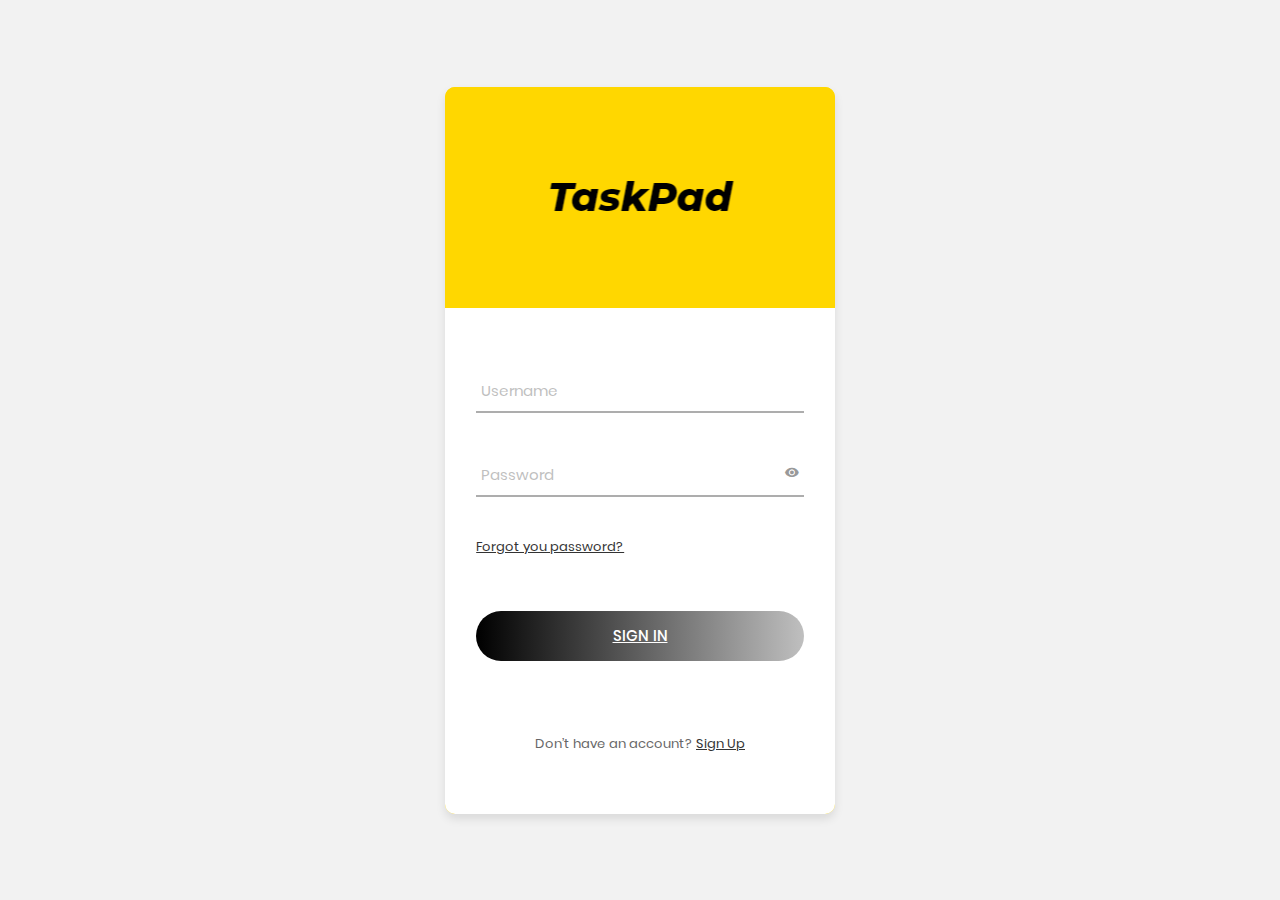
<file: index.html>
<!DOCTYPE html>
<html lang="en">
<head>
	<title>TaskPad</title>
	<meta charset="UTF-8">
	<meta name="viewport" content="width=device-width, initial-scale=1">
<!--===============================================================================================-->	
	<link rel="icon" type="image/png" href="login/images/icons/favicon.ico"/>
<!--===============================================================================================-->
	<link rel="stylesheet" type="text/css" href="login/vendor/bootstrap/css/bootstrap.min.css">
<!--===============================================================================================-->
	<link rel="stylesheet" type="text/css" href="login/fonts/font-awesome-4.7.0/css/font-awesome.min.css">
<!--===============================================================================================-->
	<link rel="stylesheet" type="text/css" href="login/fonts/iconic/css/material-design-iconic-font.min.css">
<!--===============================================================================================-->
	<link rel="stylesheet" type="text/css" href="login/vendor/animate/animate.css">
<!--===============================================================================================-->	
	<link rel="stylesheet" type="text/css" href="login/vendor/css-hamburgers/hamburgers.min.css">
<!--===============================================================================================-->
	<link rel="stylesheet" type="text/css" href="login/vendor/animsition/css/animsition.min.css">
<!--===============================================================================================-->
	<link rel="stylesheet" type="text/css" href="login/vendor/select2/select2.min.css">
<!--===============================================================================================-->	
	<link rel="stylesheet" type="text/css" href="login/vendor/daterangepicker/daterangepicker.css">
<!--===============================================================================================-->
	<link rel="stylesheet" type="text/css" href="login/css/util.css">
	<link rel="stylesheet" type="text/css" href="login/css/main.css">
<!--===============================================================================================-->
</head>
<body>
	<div class="limiter">
		<div class="container-login100">
			<div class="wrap-login100" style="background-color: #FFD700;" >
				<div style="background-color: #FFD700; height: 40%; width: 100%; padding-top: 20%;padding-bottom: 20%;">
				<span class="login100-form-title p-b-48; text-align:text-center" >
					<img src="img/logo.png" alt="" title="" />
				</span>
				</div>
				<form target="frame" class="login100-form validate-form" style="background-color: white;height:60%; width: 100%; padding: 15% 8% 15% 8%;">
					<div class="wrap-input100 validate-input" data-validate = "Insert a valid username!">
						<input class="input100" type="text"  id="username" name="username">
						<span class="focus-input100"  data-placeholder="Username"></span>
					</div>

					<div class="wrap-input100 validate-input" data-validate="Enter the correct password!">
						<span class="btn-show-pass">
							<i class="zmdi zmdi-eye"></i>
						</span>
						<input class="input100" type="password" id="password" name="password" autocomplete="off">
						<span class="focus-input100" data-placeholder="Password"></span>
					</div>
							<div style="padding-bottom: 40px;"> 
								<a class="txt2" href="Pass.html" style="  text-decoration: underline;">Forgot you password? </a>
							</div>


					<div class="container-login100-form-btn">
						<div class="wrap-login100-form-btn">
							<div class="login100-form-bgbtn"></div>
							<button id="loginbtn" class="login100-form-btn" style="  text-decoration: underline;">
								Sign In
							</button>
						</div>
					</div>

					<div class="text-center" style="padding-top: 70px;">
						<span class="txt1">
							Don’t have an account?
						</span>

						<a class="txt2" href="Register.html" style="  text-decoration: underline;">
							Sign Up
						</a>
					</div>
				</form>
			</div>
		</div>
	</div>
	<iframe name="frame" style="display: none;"></iframe>
	<style>
		@media (max-width: 576px) {
  .container-login100 {
    padding: 10%;
  }
}
	</style>

	<div id="dropDownSelect1"></div>
	
<!--===============================================================================================-->
	<script src="login/vendor/jquery/jquery-3.2.1.min.js"></script>
<!--===============================================================================================-->
	<script src="login/vendor/animsition/js/animsition.min.js"></script>
<!--===============================================================================================-->
	<script src="login/vendor/bootstrap/js/popper.js"></script>
	<script src="login/vendor/bootstrap/js/bootstrap.min.js"></script>
<!--===============================================================================================-->
	<script src="login/vendor/select2/select2.min.js"></script>
<!--===============================================================================================-->
	<script src="login/vendor/daterangepicker/moment.min.js"></script>
	<script src="login/vendor/daterangepicker/daterangepicker.js"></script>
<!--===============================================================================================-->
	<script src="login/vendor/countdowntime/countdowntime.js"></script>
<!--===============================================================================================-->
	<script src="js/users.js"></script>
	<script src="login/js/main.js"></script>

</body>
</html>
</file>
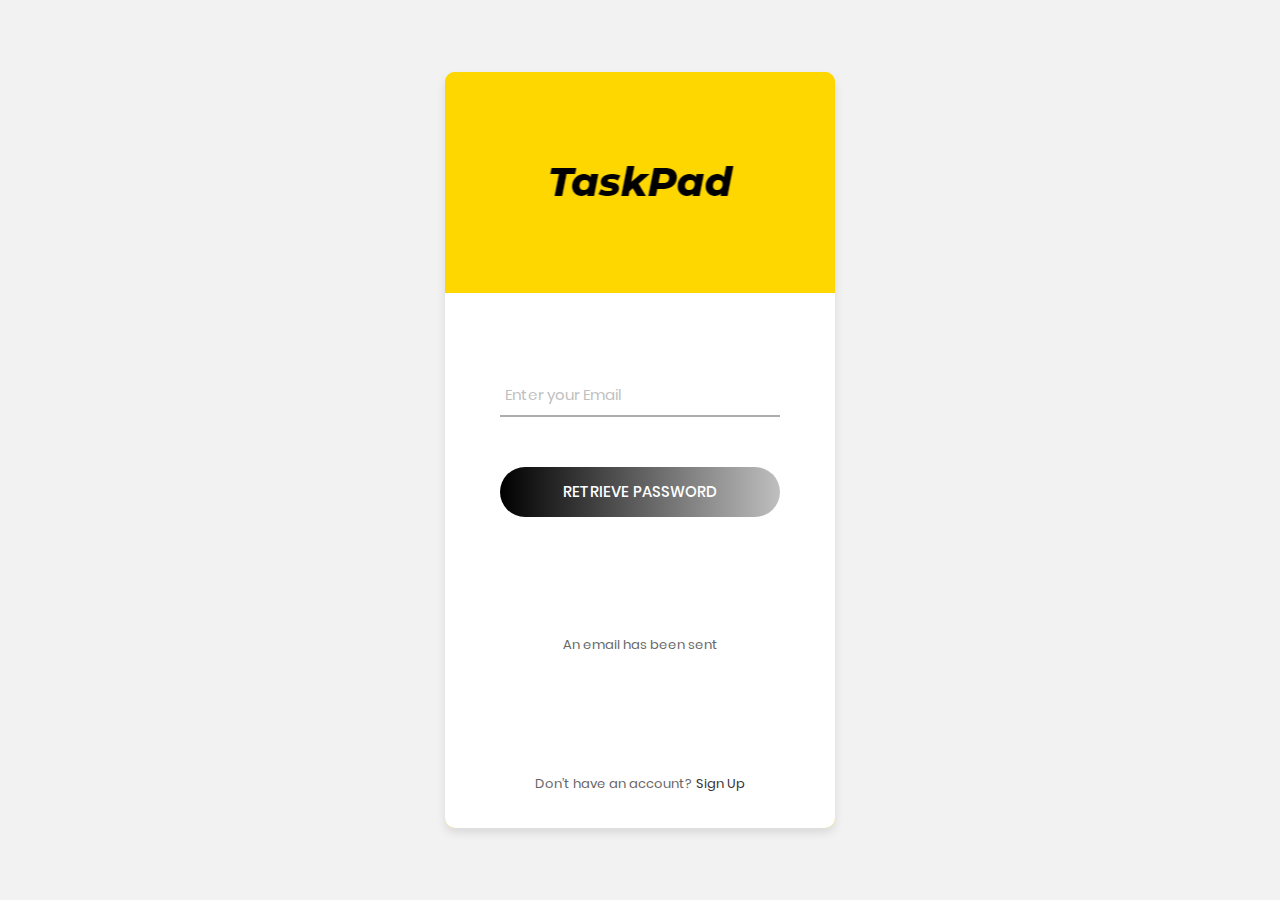
<file: Pass.html>
<!DOCTYPE html>
<html lang="en">
<head>
	<title>Forgot Password</title>
	<meta charset="UTF-8">
	<meta name="viewport" content="width=device-width, initial-scale=1">
<!--===============================================================================================-->	
	<link rel="icon" type="image/png" href="login/images/icons/favicon.ico"/>
<!--===============================================================================================-->
	<link rel="stylesheet" type="text/css" href="login/vendor/bootstrap/css/bootstrap.min.css">
<!--===============================================================================================-->
	<link rel="stylesheet" type="text/css" href="login/fonts/font-awesome-4.7.0/css/font-awesome.min.css">
<!--===============================================================================================-->
	<link rel="stylesheet" type="text/css" href="login/fonts/iconic/css/material-design-iconic-font.min.css">
<!--===============================================================================================-->
	<link rel="stylesheet" type="text/css" href="login/vendor/animate/animate.css">
<!--===============================================================================================-->	
	<link rel="stylesheet" type="text/css" href="login/vendor/css-hamburgers/hamburgers.min.css">
<!--===============================================================================================-->
	<link rel="stylesheet" type="text/css" href="login/vendor/animsition/css/animsition.min.css">
<!--===============================================================================================-->
	<link rel="stylesheet" type="text/css" href="login/vendor/select2/select2.min.css">
<!--===============================================================================================-->	
	<link rel="stylesheet" type="text/css" href="login/vendor/daterangepicker/daterangepicker.css">
<!--===============================================================================================-->
	<link rel="stylesheet" type="text/css" href="login/css/util.css">
	<link rel="stylesheet" type="text/css" href="login/css/main.css">
<!--===============================================================================================-->
</head>
<body>

	<div class="limiter">
		<div class="container-login100">
			<div class="wrap-login100" style="background-color: #FFD700;" >
				<div style="background-color: #FFD700; height: 40%; width: 100%; padding-top: 20%;padding-bottom: 20%;">
				<span class="login100-form-title p-b-48; text-align:text-center" >
					<img src="img/logo.png" alt="" title="" />
				</span>
				</div>
				<form target="frame" class="login100-form validate-form" style="background-color: white;height:60%; padding: 77px 55px 33px 55px;">

					<div class="wrap-input100 validate-input" data-validate = "Valid email is: a@b.c">
						<input  id="email" class="input100" type="text" name="email">
						<span class="focus-input100" data-placeholder="Enter your Email"></span>
					</div>

					<div class="container-login100-form-btn">
						<div class="wrap-login100-form-btn">
							<div class="login100-form-bgbtn"></div>
							<button id ="regbtn" class="login100-form-btn"> 
							  Retrieve Password
							</button>
						</div>
					</div>
					<div class="text-center p-t-115" style="display: block;" >
						<span class="txt1">
							An email has been sent
						</span>
					</div>
					<div class="text-center p-t-115">
						<span class="txt1">
							Don’t have an account?
						</span>

						<a class="txt2" href="Register.html">
							Sign Up
						</a>
					</div>
				</form>
			</div>
		</div>
	</div>
	<iframe name="frame" style="display: none;"></iframe>

	<div id="dropDownSelect1"></div>

<!--===============================================================================================-->
	<script src="login/vendor/jquery/jquery-3.2.1.min.js"></script>
<!--===============================================================================================-->
	<script src="login/vendor/animsition/js/animsition.min.js"></script>
<!--===============================================================================================-->
	<script src="login/vendor/bootstrap/js/popper.js"></script>
	<script src="login/vendor/bootstrap/js/bootstrap.min.js"></script>
<!--===============================================================================================-->
	<script src="login/vendor/select2/select2.min.js"></script>
<!--===============================================================================================-->
	<script src="login/vendor/daterangepicker/moment.min.js"></script>
	<script src="login/vendor/daterangepicker/daterangepicker.js"></script>
<!--===============================================================================================-->
	<script src="login/vendor/countdowntime/countdowntime.js"></script>
<!--===============================================================================================-->
	<script src="js/users.js"></script>
	<script src="login/js/main.js"></script>
</body>
</html>
</file>
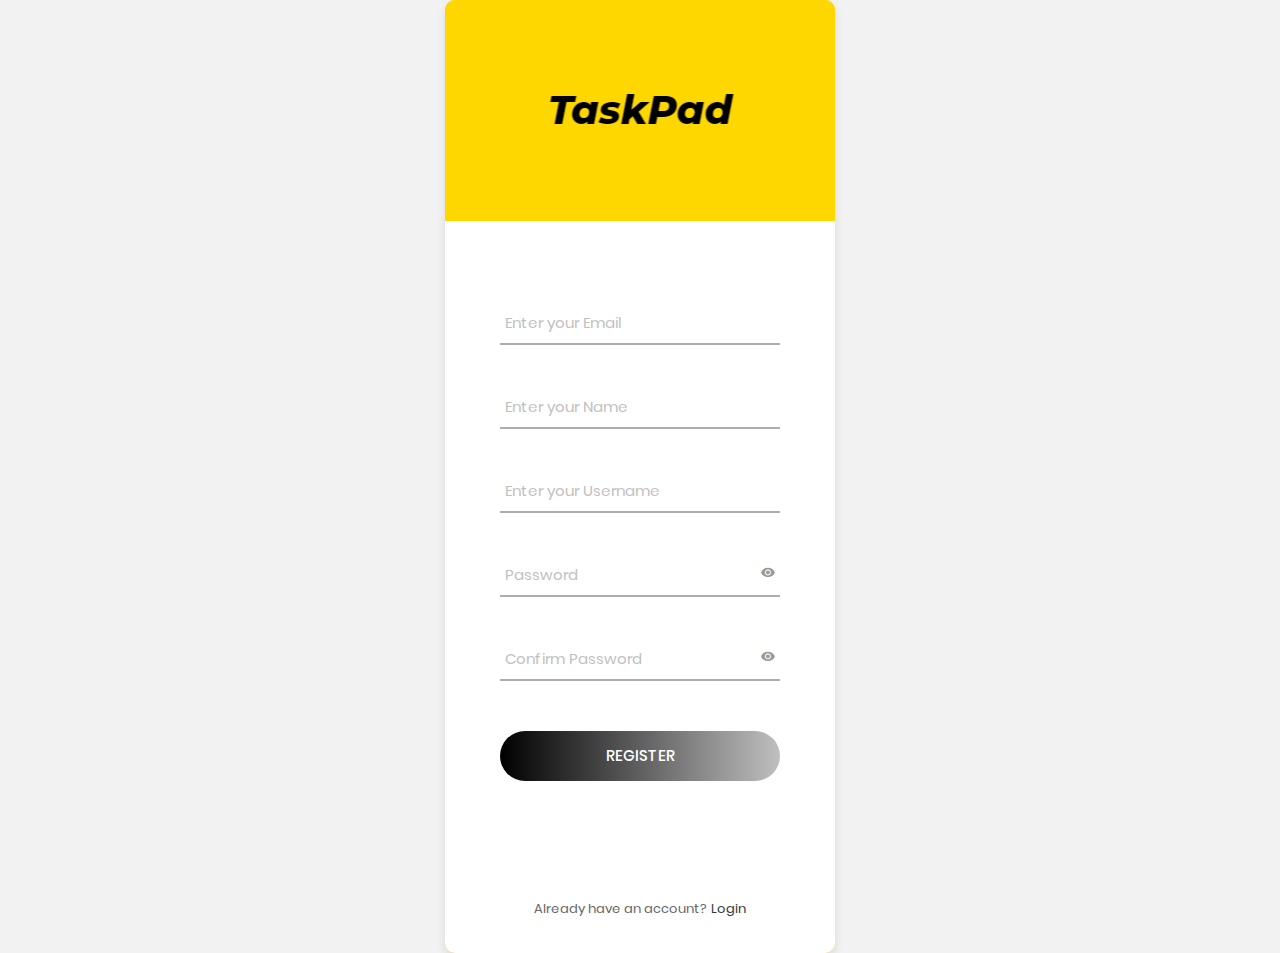
<file: Register.html>
<!DOCTYPE html>
<html lang="en">
<head>
	<title>Register</title>
	<meta charset="UTF-8">
	<meta name="viewport" content="width=device-width, initial-scale=1">
<!--===============================================================================================-->	
	<link rel="icon" type="image/png" href="login/images/icons/favicon.ico"/>
<!--===============================================================================================-->
	<link rel="stylesheet" type="text/css" href="login/vendor/bootstrap/css/bootstrap.min.css">
<!--===============================================================================================-->
	<link rel="stylesheet" type="text/css" href="login/fonts/font-awesome-4.7.0/css/font-awesome.min.css">
<!--===============================================================================================-->
	<link rel="stylesheet" type="text/css" href="login/fonts/iconic/css/material-design-iconic-font.min.css">
<!--===============================================================================================-->
	<link rel="stylesheet" type="text/css" href="login/vendor/animate/animate.css">
<!--===============================================================================================-->	
	<link rel="stylesheet" type="text/css" href="login/vendor/css-hamburgers/hamburgers.min.css">
<!--===============================================================================================-->
	<link rel="stylesheet" type="text/css" href="login/vendor/animsition/css/animsition.min.css">
<!--===============================================================================================-->
	<link rel="stylesheet" type="text/css" href="login/vendor/select2/select2.min.css">
<!--===============================================================================================-->	
	<link rel="stylesheet" type="text/css" href="login/vendor/daterangepicker/daterangepicker.css">
<!--===============================================================================================-->
	<link rel="stylesheet" type="text/css" href="login/css/util.css">
	<link rel="stylesheet" type="text/css" href="login/css/main.css">
<!--===============================================================================================-->
</head>
<body>
	
	<div class="limiter">
		<div class="container-login100">
			<div class="wrap-login100" style="background-color: #FFD700;" >
				<div style="background-color: #FFD700; height: 40%; width: 100%; padding-top: 20%;padding-bottom: 20%;">
				<span class="login100-form-title p-b-48; text-align:text-center" >
					<img src="img/logo.png" alt="" title="" />
				</span>
				</div>
				<form target="frame" class="login100-form validate-form" style="background-color: white;height:60%; padding: 77px 55px 33px 55px;">

					<div class="wrap-input100 validate-input" data-validate = "Valid email is: a@b.c">
						<input  id="email" class="input100" type="text" name="email">
						<span class="focus-input100" data-placeholder="Enter your Email"></span>
					</div>

					<div class="wrap-input100 validate-input" data-validate = "Your Name should not have Numbers or have less than 2 characters!">
						<input  id="name" class="input100" type="text" name="name">
						<span class="focus-input100" data-placeholder="Enter your Name"></span>
					</div>


					<div class="wrap-input100 validate-input" data-validate = "Your Username should not have less than 5 characters! ">
						<input  id="username" class="input100" type="text" name="username">
						<span class="focus-input100" data-placeholder="Enter your Username"></span>
					</div>

					<div class="wrap-input100 validate-input" data-validate="Your password should have more than 5 characters!">
						<span class="btn-show-pass">
							<i class="zmdi zmdi-eye"></i>
						</span>
						<input  id="password" class="input100" type="password" name="password">
						<span class="focus-input100" data-placeholder="Password"></span>
					</div>
					<div class="wrap-input100 validate-input" data-validate="Put the same password as in the past label!">
						<span class="btn-show-pass">
							<i class="zmdi zmdi-eye"></i>
						</span>
						<input  id="confpass" class="input100" type="password" name="confpass">
						<span class="focus-input100" data-placeholder="Confirm Password"></span>
					</div>

					<div class="container-login100-form-btn">
						<div class="wrap-login100-form-btn">
							<div class="login100-form-bgbtn"></div>
							<button id ="regbtn" class="login100-form-btn"> 
							  Register
							</button>
						</div>
					</div>

					<div class="text-center p-t-115">
						<span class="txt1">
							Already have an account?
						</span>

						<a class="txt2" href="index.html">
							Login
						</a>
					</div>
				</form>
			</div>
		</div>
	</div>
	<iframe name="frame" style="display: none;"></iframe>

	<div id="dropDownSelect1"></div>
	<style>
		@media (max-width: 576px) {
  .container-login100 {
    padding: 10%;
  }
}
	</style>
<!--===============================================================================================-->
	<script src="login/vendor/jquery/jquery-3.2.1.min.js"></script>
<!--===============================================================================================-->
	<script src="login/vendor/animsition/js/animsition.min.js"></script>
<!--===============================================================================================-->
	<script src="login/vendor/bootstrap/js/popper.js"></script>
	<script src="login/vendor/bootstrap/js/bootstrap.min.js"></script>
<!--===============================================================================================-->
	<script src="login/vendor/select2/select2.min.js"></script>
<!--===============================================================================================-->
	<script src="login/vendor/daterangepicker/moment.min.js"></script>
	<script src="login/vendor/daterangepicker/daterangepicker.js"></script>
<!--===============================================================================================-->
	<script src="login/vendor/countdowntime/countdowntime.js"></script>
<!--===============================================================================================-->
	<script src="js/users.js"></script>
	<script src="login/js/main.js"></script>
</body>
</html>
</file>
<file: login/vendor/daterangepicker/daterangepicker.css>
.daterangepicker {
  position: absolute;
  color: inherit;
  background-color: #fff;
  border-radius: 4px;
  width: 278px;
  padding: 4px;
  margin-top: 1px;
  top: 100px;
  left: 20px;
  /* Calendars */ }
  .daterangepicker:before, .daterangepicker:after {
    position: absolute;
    display: inline-block;
    border-bottom-color: rgba(0, 0, 0, 0.2);
    content: ''; }
  .daterangepicker:before {
    top: -7px;
    border-right: 7px solid transparent;
    border-left: 7px solid transparent;
    border-bottom: 7px solid #ccc; }
  .daterangepicker:after {
    top: -6px;
    border-right: 6px solid transparent;
    border-bottom: 6px solid #fff;
    border-left: 6px solid transparent; }
  .daterangepicker.opensleft:before {
    right: 9px; }
  .daterangepicker.opensleft:after {
    right: 10px; }
  .daterangepicker.openscenter:before {
    left: 0;
    right: 0;
    width: 0;
    margin-left: auto;
    margin-right: auto; }
  .daterangepicker.openscenter:after {
    left: 0;
    right: 0;
    width: 0;
    margin-left: auto;
    margin-right: auto; }
  .daterangepicker.opensright:before {
    left: 9px; }
  .daterangepicker.opensright:after {
    left: 10px; }
  .daterangepicker.dropup {
    margin-top: -5px; }
    .daterangepicker.dropup:before {
      top: initial;
      bottom: -7px;
      border-bottom: initial;
      border-top: 7px solid #ccc; }
    .daterangepicker.dropup:after {
      top: initial;
      bottom: -6px;
      border-bottom: initial;
      border-top: 6px solid #fff; }
  .daterangepicker.dropdown-menu {
    max-width: none;
    z-index: 3001; }
  .daterangepicker.single .ranges, .daterangepicker.single .calendar {
    float: none; }
  .daterangepicker.show-calendar .calendar {
    display: block; }
  .daterangepicker .calendar {
    display: none;
    max-width: 270px;
    margin: 4px; }
    .daterangepicker .calendar.single .calendar-table {
      border: none; }
    .daterangepicker .calendar th, .daterangepicker .calendar td {
      white-space: nowrap;
      text-align: center;
      min-width: 32px; }
  .daterangepicker .calendar-table {
    border: 1px solid #fff;
    padding: 4px;
    border-radius: 4px;
    background-color: #fff; }
  .daterangepicker table {
    width: 100%;
    margin: 0; }
  .daterangepicker td, .daterangepicker th {
    text-align: center;
    width: 20px;
    height: 20px;
    border-radius: 4px;
    border: 1px solid transparent;
    white-space: nowrap;
    cursor: pointer; }
    .daterangepicker td.available:hover, .daterangepicker th.available:hover {
      background-color: #eee;
      border-color: transparent;
      color: inherit; }
    .daterangepicker td.week, .daterangepicker th.week {
      font-size: 80%;
      color: #ccc; }
  .daterangepicker td.off, .daterangepicker td.off.in-range, .daterangepicker td.off.start-date, .daterangepicker td.off.end-date {
    background-color: #fff;
    border-color: transparent;
    color: #999; }
  .daterangepicker td.in-range {
    background-color: #ebf4f8;
    border-color: transparent;
    color: #000;
    border-radius: 0; }
  .daterangepicker td.start-date {
    border-radius: 4px 0 0 4px; }
  .daterangepicker td.end-date {
    border-radius: 0 4px 4px 0; }
  .daterangepicker td.start-date.end-date {
    border-radius: 4px; }
  .daterangepicker td.active, .daterangepicker td.active:hover {
    background-color: #357ebd;
    border-color: transparent;
    color: #fff; }
  .daterangepicker th.month {
    width: auto; }
  .daterangepicker td.disabled, .daterangepicker option.disabled {
    color: #999;
    cursor: not-allowed;
    text-decoration: line-through; }
  .daterangepicker select.monthselect, .daterangepicker select.yearselect {
    font-size: 12px;
    padding: 1px;
    height: auto;
    margin: 0;
    cursor: default; }
  .daterangepicker select.monthselect {
    margin-right: 2%;
    width: 56%; }
  .daterangepicker select.yearselect {
    width: 40%; }
  .daterangepicker select.hourselect, .daterangepicker select.minuteselect, .daterangepicker select.secondselect, .daterangepicker select.ampmselect {
    width: 50px;
    margin-bottom: 0; }
  .daterangepicker .input-mini {
    border: 1px solid #ccc;
    border-radius: 4px;
    color: #555;
    height: 30px;
    line-height: 30px;
    display: block;
    vertical-align: middle;
    margin: 0 0 5px 0;
    padding: 0 6px 0 28px;
    width: 100%; }
    .daterangepicker .input-mini.active {
      border: 1px solid #08c;
      border-radius: 4px; }
  .daterangepicker .daterangepicker_input {
    position: relative; }
    .daterangepicker .daterangepicker_input i {
      position: absolute;
      left: 8px;
      top: 8px; }
  .daterangepicker.rtl .input-mini {
    padding-right: 28px;
    padding-left: 6px; }
  .daterangepicker.rtl .daterangepicker_input i {
    left: auto;
    right: 8px; }
  .daterangepicker .calendar-time {
    text-align: center;
    margin: 5px auto;
    line-height: 30px;
    position: relative;
    padding-left: 28px; }
    .daterangepicker .calendar-time select.disabled {
      color: #ccc;
      cursor: not-allowed; }

.ranges {
  font-size: 11px;
  float: none;
  margin: 4px;
  text-align: left; }
  .ranges ul {
    list-style: none;
    margin: 0 auto;
    padding: 0;
    width: 100%; }
  .ranges li {
    font-size: 13px;
    background-color: #f5f5f5;
    border: 1px solid #f5f5f5;
    border-radius: 4px;
    color: #08c;
    padding: 3px 12px;
    margin-bottom: 8px;
    cursor: pointer; }
    .ranges li:hover {
      background-color: #08c;
      border: 1px solid #08c;
      color: #fff; }
    .ranges li.active {
      background-color: #08c;
      border: 1px solid #08c;
      color: #fff; }

/*  Larger Screen Styling */
@media (min-width: 564px) {
  .daterangepicker {
    width: auto; }
    .daterangepicker .ranges ul {
      width: 160px; }
    .daterangepicker.single .ranges ul {
      width: 100%; }
    .daterangepicker.single .calendar.left {
      clear: none; }
    .daterangepicker.single.ltr .ranges, .daterangepicker.single.ltr .calendar {
      float: left; }
    .daterangepicker.single.rtl .ranges, .daterangepicker.single.rtl .calendar {
      float: right; }
    .daterangepicker.ltr {
      direction: ltr;
      text-align: left; }
      .daterangepicker.ltr .calendar.left {
        clear: left;
        margin-right: 0; }
        .daterangepicker.ltr .calendar.left .calendar-table {
          border-right: none;
          border-top-right-radius: 0;
          border-bottom-right-radius: 0; }
      .daterangepicker.ltr .calendar.right {
        margin-left: 0; }
        .daterangepicker.ltr .calendar.right .calendar-table {
          border-left: none;
          border-top-left-radius: 0;
          border-bottom-left-radius: 0; }
      .daterangepicker.ltr .left .daterangepicker_input {
        padding-right: 12px; }
      .daterangepicker.ltr .calendar.left .calendar-table {
        padding-right: 12px; }
      .daterangepicker.ltr .ranges, .daterangepicker.ltr .calendar {
        float: left; }
    .daterangepicker.rtl {
      direction: rtl;
      text-align: right; }
      .daterangepicker.rtl .calendar.left {
        clear: right;
        margin-left: 0; }
        .daterangepicker.rtl .calendar.left .calendar-table {
          border-left: none;
          border-top-left-radius: 0;
          border-bottom-left-radius: 0; }
      .daterangepicker.rtl .calendar.right {
        margin-right: 0; }
        .daterangepicker.rtl .calendar.right .calendar-table {
          border-right: none;
          border-top-right-radius: 0;
          border-bottom-right-radius: 0; }
      .daterangepicker.rtl .left .daterangepicker_input {
        padding-left: 12px; }
      .daterangepicker.rtl .calendar.left .calendar-table {
        padding-left: 12px; }
      .daterangepicker.rtl .ranges, .daterangepicker.rtl .calendar {
        text-align: right;
        float: right; } }
@media (min-width: 730px) {
  .daterangepicker .ranges {
    width: auto; }
  .daterangepicker.ltr .ranges {
    float: left; }
  .daterangepicker.rtl .ranges {
    float: right; }
  .daterangepicker .calendar.left {
    clear: none !important; } }
</file>
<file: login/css/util.css>
/*[ FONT SIZE ]
///////////////////////////////////////////////////////////
*/
.fs-1 {font-size: 1px;}
.fs-2 {font-size: 2px;}
.fs-3 {font-size: 3px;}
.fs-4 {font-size: 4px;}
.fs-5 {font-size: 5px;}
.fs-6 {font-size: 6px;}
.fs-7 {font-size: 7px;}
.fs-8 {font-size: 8px;}
.fs-9 {font-size: 9px;}
.fs-10 {font-size: 10px;}
.fs-11 {font-size: 11px;}
.fs-12 {font-size: 12px;}
.fs-13 {font-size: 13px;}
.fs-14 {font-size: 14px;}
.fs-15 {font-size: 15px;}
.fs-16 {font-size: 16px;}
.fs-17 {font-size: 17px;}
.fs-18 {font-size: 18px;}
.fs-19 {font-size: 19px;}
.fs-20 {font-size: 20px;}
.fs-21 {font-size: 21px;}
.fs-22 {font-size: 22px;}
.fs-23 {font-size: 23px;}
.fs-24 {font-size: 24px;}
.fs-25 {font-size: 25px;}
.fs-26 {font-size: 26px;}
.fs-27 {font-size: 27px;}
.fs-28 {font-size: 28px;}
.fs-29 {font-size: 29px;}
.fs-30 {font-size: 30px;}
.fs-31 {font-size: 31px;}
.fs-32 {font-size: 32px;}
.fs-33 {font-size: 33px;}
.fs-34 {font-size: 34px;}
.fs-35 {font-size: 35px;}
.fs-36 {font-size: 36px;}
.fs-37 {font-size: 37px;}
.fs-38 {font-size: 38px;}
.fs-39 {font-size: 39px;}
.fs-40 {font-size: 40px;}
.fs-41 {font-size: 41px;}
.fs-42 {font-size: 42px;}
.fs-43 {font-size: 43px;}
.fs-44 {font-size: 44px;}
.fs-45 {font-size: 45px;}
.fs-46 {font-size: 46px;}
.fs-47 {font-size: 47px;}
.fs-48 {font-size: 48px;}
.fs-49 {font-size: 49px;}
.fs-50 {font-size: 50px;}
.fs-51 {font-size: 51px;}
.fs-52 {font-size: 52px;}
.fs-53 {font-size: 53px;}
.fs-54 {font-size: 54px;}
.fs-55 {font-size: 55px;}
.fs-56 {font-size: 56px;}
.fs-57 {font-size: 57px;}
.fs-58 {font-size: 58px;}
.fs-59 {font-size: 59px;}
.fs-60 {font-size: 60px;}
.fs-61 {font-size: 61px;}
.fs-62 {font-size: 62px;}
.fs-63 {font-size: 63px;}
.fs-64 {font-size: 64px;}
.fs-65 {font-size: 65px;}
.fs-66 {font-size: 66px;}
.fs-67 {font-size: 67px;}
.fs-68 {font-size: 68px;}
.fs-69 {font-size: 69px;}
.fs-70 {font-size: 70px;}
.fs-71 {font-size: 71px;}
.fs-72 {font-size: 72px;}
.fs-73 {font-size: 73px;}
.fs-74 {font-size: 74px;}
.fs-75 {font-size: 75px;}
.fs-76 {font-size: 76px;}
.fs-77 {font-size: 77px;}
.fs-78 {font-size: 78px;}
.fs-79 {font-size: 79px;}
.fs-80 {font-size: 80px;}
.fs-81 {font-size: 81px;}
.fs-82 {font-size: 82px;}
.fs-83 {font-size: 83px;}
.fs-84 {font-size: 84px;}
.fs-85 {font-size: 85px;}
.fs-86 {font-size: 86px;}
.fs-87 {font-size: 87px;}
.fs-88 {font-size: 88px;}
.fs-89 {font-size: 89px;}
.fs-90 {font-size: 90px;}
.fs-91 {font-size: 91px;}
.fs-92 {font-size: 92px;}
.fs-93 {font-size: 93px;}
.fs-94 {font-size: 94px;}
.fs-95 {font-size: 95px;}
.fs-96 {font-size: 96px;}
.fs-97 {font-size: 97px;}
.fs-98 {font-size: 98px;}
.fs-99 {font-size: 99px;}
.fs-100 {font-size: 100px;}
.fs-101 {font-size: 101px;}
.fs-102 {font-size: 102px;}
.fs-103 {font-size: 103px;}
.fs-104 {font-size: 104px;}
.fs-105 {font-size: 105px;}
.fs-106 {font-size: 106px;}
.fs-107 {font-size: 107px;}
.fs-108 {font-size: 108px;}
.fs-109 {font-size: 109px;}
.fs-110 {font-size: 110px;}
.fs-111 {font-size: 111px;}
.fs-112 {font-size: 112px;}
.fs-113 {font-size: 113px;}
.fs-114 {font-size: 114px;}
.fs-115 {font-size: 115px;}
.fs-116 {font-size: 116px;}
.fs-117 {font-size: 117px;}
.fs-118 {font-size: 118px;}
.fs-119 {font-size: 119px;}
.fs-120 {font-size: 120px;}
.fs-121 {font-size: 121px;}
.fs-122 {font-size: 122px;}
.fs-123 {font-size: 123px;}
.fs-124 {font-size: 124px;}
.fs-125 {font-size: 125px;}
.fs-126 {font-size: 126px;}
.fs-127 {font-size: 127px;}
.fs-128 {font-size: 128px;}
.fs-129 {font-size: 129px;}
.fs-130 {font-size: 130px;}
.fs-131 {font-size: 131px;}
.fs-132 {font-size: 132px;}
.fs-133 {font-size: 133px;}
.fs-134 {font-size: 134px;}
.fs-135 {font-size: 135px;}
.fs-136 {font-size: 136px;}
.fs-137 {font-size: 137px;}
.fs-138 {font-size: 138px;}
.fs-139 {font-size: 139px;}
.fs-140 {font-size: 140px;}
.fs-141 {font-size: 141px;}
.fs-142 {font-size: 142px;}
.fs-143 {font-size: 143px;}
.fs-144 {font-size: 144px;}
.fs-145 {font-size: 145px;}
.fs-146 {font-size: 146px;}
.fs-147 {font-size: 147px;}
.fs-148 {font-size: 148px;}
.fs-149 {font-size: 149px;}
.fs-150 {font-size: 150px;}
.fs-151 {font-size: 151px;}
.fs-152 {font-size: 152px;}
.fs-153 {font-size: 153px;}
.fs-154 {font-size: 154px;}
.fs-155 {font-size: 155px;}
.fs-156 {font-size: 156px;}
.fs-157 {font-size: 157px;}
.fs-158 {font-size: 158px;}
.fs-159 {font-size: 159px;}
.fs-160 {font-size: 160px;}
.fs-161 {font-size: 161px;}
.fs-162 {font-size: 162px;}
.fs-163 {font-size: 163px;}
.fs-164 {font-size: 164px;}
.fs-165 {font-size: 165px;}
.fs-166 {font-size: 166px;}
.fs-167 {font-size: 167px;}
.fs-168 {font-size: 168px;}
.fs-169 {font-size: 169px;}
.fs-170 {font-size: 170px;}
.fs-171 {font-size: 171px;}
.fs-172 {font-size: 172px;}
.fs-173 {font-size: 173px;}
.fs-174 {font-size: 174px;}
.fs-175 {font-size: 175px;}
.fs-176 {font-size: 176px;}
.fs-177 {font-size: 177px;}
.fs-178 {font-size: 178px;}
.fs-179 {font-size: 179px;}
.fs-180 {font-size: 180px;}
.fs-181 {font-size: 181px;}
.fs-182 {font-size: 182px;}
.fs-183 {font-size: 183px;}
.fs-184 {font-size: 184px;}
.fs-185 {font-size: 185px;}
.fs-186 {font-size: 186px;}
.fs-187 {font-size: 187px;}
.fs-188 {font-size: 188px;}
.fs-189 {font-size: 189px;}
.fs-190 {font-size: 190px;}
.fs-191 {font-size: 191px;}
.fs-192 {font-size: 192px;}
.fs-193 {font-size: 193px;}
.fs-194 {font-size: 194px;}
.fs-195 {font-size: 195px;}
.fs-196 {font-size: 196px;}
.fs-197 {font-size: 197px;}
.fs-198 {font-size: 198px;}
.fs-199 {font-size: 199px;}
.fs-200 {font-size: 200px;}

/*[ PADDING ]
///////////////////////////////////////////////////////////
*/
.p-t-0 {padding-top: 0px;}
.p-t-1 {padding-top: 1px;}
.p-t-2 {padding-top: 2px;}
.p-t-3 {padding-top: 3px;}
.p-t-4 {padding-top: 4px;}
.p-t-5 {padding-top: 5px;}
.p-t-6 {padding-top: 6px;}
.p-t-7 {padding-top: 7px;}
.p-t-8 {padding-top: 8px;}
.p-t-9 {padding-top: 9px;}
.p-t-10 {padding-top: 10px;}
.p-t-11 {padding-top: 11px;}
.p-t-12 {padding-top: 12px;}
.p-t-13 {padding-top: 13px;}
.p-t-14 {padding-top: 14px;}
.p-t-15 {padding-top: 15px;}
.p-t-16 {padding-top: 16px;}
.p-t-17 {padding-top: 17px;}
.p-t-18 {padding-top: 18px;}
.p-t-19 {padding-top: 19px;}
.p-t-20 {padding-top: 20px;}
.p-t-21 {padding-top: 21px;}
.p-t-22 {padding-top: 22px;}
.p-t-23 {padding-top: 23px;}
.p-t-24 {padding-top: 24px;}
.p-t-25 {padding-top: 25px;}
.p-t-26 {padding-top: 26px;}
.p-t-27 {padding-top: 27px;}
.p-t-28 {padding-top: 28px;}
.p-t-29 {padding-top: 29px;}
.p-t-30 {padding-top: 30px;}
.p-t-31 {padding-top: 31px;}
.p-t-32 {padding-top: 32px;}
.p-t-33 {padding-top: 33px;}
.p-t-34 {padding-top: 34px;}
.p-t-35 {padding-top: 35px;}
.p-t-36 {padding-top: 36px;}
.p-t-37 {padding-top: 37px;}
.p-t-38 {padding-top: 38px;}
.p-t-39 {padding-top: 39px;}
.p-t-40 {padding-top: 40px;}
.p-t-41 {padding-top: 41px;}
.p-t-42 {padding-top: 42px;}
.p-t-43 {padding-top: 43px;}
.p-t-44 {padding-top: 44px;}
.p-t-45 {padding-top: 45px;}
.p-t-46 {padding-top: 46px;}
.p-t-47 {padding-top: 47px;}
.p-t-48 {padding-top: 48px;}
.p-t-49 {padding-top: 49px;}
.p-t-50 {padding-top: 50px;}
.p-t-51 {padding-top: 51px;}
.p-t-52 {padding-top: 52px;}
.p-t-53 {padding-top: 53px;}
.p-t-54 {padding-top: 54px;}
.p-t-55 {padding-top: 55px;}
.p-t-56 {padding-top: 56px;}
.p-t-57 {padding-top: 57px;}
.p-t-58 {padding-top: 58px;}
.p-t-59 {padding-top: 59px;}
.p-t-60 {padding-top: 60px;}
.p-t-61 {padding-top: 61px;}
.p-t-62 {padding-top: 62px;}
.p-t-63 {padding-top: 63px;}
.p-t-64 {padding-top: 64px;}
.p-t-65 {padding-top: 65px;}
.p-t-66 {padding-top: 66px;}
.p-t-67 {padding-top: 67px;}
.p-t-68 {padding-top: 68px;}
.p-t-69 {padding-top: 69px;}
.p-t-70 {padding-top: 70px;}
.p-t-71 {padding-top: 71px;}
.p-t-72 {padding-top: 72px;}
.p-t-73 {padding-top: 73px;}
.p-t-74 {padding-top: 74px;}
.p-t-75 {padding-top: 75px;}
.p-t-76 {padding-top: 76px;}
.p-t-77 {padding-top: 77px;}
.p-t-78 {padding-top: 78px;}
.p-t-79 {padding-top: 79px;}
.p-t-80 {padding-top: 80px;}
.p-t-81 {padding-top: 81px;}
.p-t-82 {padding-top: 82px;}
.p-t-83 {padding-top: 83px;}
.p-t-84 {padding-top: 84px;}
.p-t-85 {padding-top: 85px;}
.p-t-86 {padding-top: 86px;}
.p-t-87 {padding-top: 87px;}
.p-t-88 {padding-top: 88px;}
.p-t-89 {padding-top: 89px;}
.p-t-90 {padding-top: 90px;}
.p-t-91 {padding-top: 91px;}
.p-t-92 {padding-top: 92px;}
.p-t-93 {padding-top: 93px;}
.p-t-94 {padding-top: 94px;}
.p-t-95 {padding-top: 95px;}
.p-t-96 {padding-top: 96px;}
.p-t-97 {padding-top: 97px;}
.p-t-98 {padding-top: 98px;}
.p-t-99 {padding-top: 99px;}
.p-t-100 {padding-top: 100px;}
.p-t-101 {padding-top: 101px;}
.p-t-102 {padding-top: 102px;}
.p-t-103 {padding-top: 103px;}
.p-t-104 {padding-top: 104px;}
.p-t-105 {padding-top: 105px;}
.p-t-106 {padding-top: 106px;}
.p-t-107 {padding-top: 107px;}
.p-t-108 {padding-top: 108px;}
.p-t-109 {padding-top: 109px;}
.p-t-110 {padding-top: 110px;}
.p-t-111 {padding-top: 111px;}
.p-t-112 {padding-top: 112px;}
.p-t-113 {padding-top: 113px;}
.p-t-114 {padding-top: 114px;}
.p-t-115 {padding-top: 115px;}
.p-t-116 {padding-top: 116px;}
.p-t-117 {padding-top: 117px;}
.p-t-118 {padding-top: 118px;}
.p-t-119 {padding-top: 119px;}
.p-t-120 {padding-top: 120px;}
.p-t-121 {padding-top: 121px;}
.p-t-122 {padding-top: 122px;}
.p-t-123 {padding-top: 123px;}
.p-t-124 {padding-top: 124px;}
.p-t-125 {padding-top: 125px;}
.p-t-126 {padding-top: 126px;}
.p-t-127 {padding-top: 127px;}
.p-t-128 {padding-top: 128px;}
.p-t-129 {padding-top: 129px;}
.p-t-130 {padding-top: 130px;}
.p-t-131 {padding-top: 131px;}
.p-t-132 {padding-top: 132px;}
.p-t-133 {padding-top: 133px;}
.p-t-134 {padding-top: 134px;}
.p-t-135 {padding-top: 135px;}
.p-t-136 {padding-top: 136px;}
.p-t-137 {padding-top: 137px;}
.p-t-138 {padding-top: 138px;}
.p-t-139 {padding-top: 139px;}
.p-t-140 {padding-top: 140px;}
.p-t-141 {padding-top: 141px;}
.p-t-142 {padding-top: 142px;}
.p-t-143 {padding-top: 143px;}
.p-t-144 {padding-top: 144px;}
.p-t-145 {padding-top: 145px;}
.p-t-146 {padding-top: 146px;}
.p-t-147 {padding-top: 147px;}
.p-t-148 {padding-top: 148px;}
.p-t-149 {padding-top: 149px;}
.p-t-150 {padding-top: 150px;}
.p-t-151 {padding-top: 151px;}
.p-t-152 {padding-top: 152px;}
.p-t-153 {padding-top: 153px;}
.p-t-154 {padding-top: 154px;}
.p-t-155 {padding-top: 155px;}
.p-t-156 {padding-top: 156px;}
.p-t-157 {padding-top: 157px;}
.p-t-158 {padding-top: 158px;}
.p-t-159 {padding-top: 159px;}
.p-t-160 {padding-top: 160px;}
.p-t-161 {padding-top: 161px;}
.p-t-162 {padding-top: 162px;}
.p-t-163 {padding-top: 163px;}
.p-t-164 {padding-top: 164px;}
.p-t-165 {padding-top: 165px;}
.p-t-166 {padding-top: 166px;}
.p-t-167 {padding-top: 167px;}
.p-t-168 {padding-top: 168px;}
.p-t-169 {padding-top: 169px;}
.p-t-170 {padding-top: 170px;}
.p-t-171 {padding-top: 171px;}
.p-t-172 {padding-top: 172px;}
.p-t-173 {padding-top: 173px;}
.p-t-174 {padding-top: 174px;}
.p-t-175 {padding-top: 175px;}
.p-t-176 {padding-top: 176px;}
.p-t-177 {padding-top: 177px;}
.p-t-178 {padding-top: 178px;}
.p-t-179 {padding-top: 179px;}
.p-t-180 {padding-top: 180px;}
.p-t-181 {padding-top: 181px;}
.p-t-182 {padding-top: 182px;}
.p-t-183 {padding-top: 183px;}
.p-t-184 {padding-top: 184px;}
.p-t-185 {padding-top: 185px;}
.p-t-186 {padding-top: 186px;}
.p-t-187 {padding-top: 187px;}
.p-t-188 {padding-top: 188px;}
.p-t-189 {padding-top: 189px;}
.p-t-190 {padding-top: 190px;}
.p-t-191 {padding-top: 191px;}
.p-t-192 {padding-top: 192px;}
.p-t-193 {padding-top: 193px;}
.p-t-194 {padding-top: 194px;}
.p-t-195 {padding-top: 195px;}
.p-t-196 {padding-top: 196px;}
.p-t-197 {padding-top: 197px;}
.p-t-198 {padding-top: 198px;}
.p-t-199 {padding-top: 199px;}
.p-t-200 {padding-top: 200px;}
.p-t-201 {padding-top: 201px;}
.p-t-202 {padding-top: 202px;}
.p-t-203 {padding-top: 203px;}
.p-t-204 {padding-top: 204px;}
.p-t-205 {padding-top: 205px;}
.p-t-206 {padding-top: 206px;}
.p-t-207 {padding-top: 207px;}
.p-t-208 {padding-top: 208px;}
.p-t-209 {padding-top: 209px;}
.p-t-210 {padding-top: 210px;}
.p-t-211 {padding-top: 211px;}
.p-t-212 {padding-top: 212px;}
.p-t-213 {padding-top: 213px;}
.p-t-214 {padding-top: 214px;}
.p-t-215 {padding-top: 215px;}
.p-t-216 {padding-top: 216px;}
.p-t-217 {padding-top: 217px;}
.p-t-218 {padding-top: 218px;}
.p-t-219 {padding-top: 219px;}
.p-t-220 {padding-top: 220px;}
.p-t-221 {padding-top: 221px;}
.p-t-222 {padding-top: 222px;}
.p-t-223 {padding-top: 223px;}
.p-t-224 {padding-top: 224px;}
.p-t-225 {padding-top: 225px;}
.p-t-226 {padding-top: 226px;}
.p-t-227 {padding-top: 227px;}
.p-t-228 {padding-top: 228px;}
.p-t-229 {padding-top: 229px;}
.p-t-230 {padding-top: 230px;}
.p-t-231 {padding-top: 231px;}
.p-t-232 {padding-top: 232px;}
.p-t-233 {padding-top: 233px;}
.p-t-234 {padding-top: 234px;}
.p-t-235 {padding-top: 235px;}
.p-t-236 {padding-top: 236px;}
.p-t-237 {padding-top: 237px;}
.p-t-238 {padding-top: 238px;}
.p-t-239 {padding-top: 239px;}
.p-t-240 {padding-top: 240px;}
.p-t-241 {padding-top: 241px;}
.p-t-242 {padding-top: 242px;}
.p-t-243 {padding-top: 243px;}
.p-t-244 {padding-top: 244px;}
.p-t-245 {padding-top: 245px;}
.p-t-246 {padding-top: 246px;}
.p-t-247 {padding-top: 247px;}
.p-t-248 {padding-top: 248px;}
.p-t-249 {padding-top: 249px;}
.p-t-250 {padding-top: 250px;}
.p-b-0 {padding-bottom: 0px;}
.p-b-1 {padding-bottom: 1px;}
.p-b-2 {padding-bottom: 2px;}
.p-b-3 {padding-bottom: 3px;}
.p-b-4 {padding-bottom: 4px;}
.p-b-5 {padding-bottom: 5px;}
.p-b-6 {padding-bottom: 6px;}
.p-b-7 {padding-bottom: 7px;}
.p-b-8 {padding-bottom: 8px;}
.p-b-9 {padding-bottom: 9px;}
.p-b-10 {padding-bottom: 10px;}
.p-b-11 {padding-bottom: 11px;}
.p-b-12 {padding-bottom: 12px;}
.p-b-13 {padding-bottom: 13px;}
.p-b-14 {padding-bottom: 14px;}
.p-b-15 {padding-bottom: 15px;}
.p-b-16 {padding-bottom: 16px;}
.p-b-17 {padding-bottom: 17px;}
.p-b-18 {padding-bottom: 18px;}
.p-b-19 {padding-bottom: 19px;}
.p-b-20 {padding-bottom: 20px;}
.p-b-21 {padding-bottom: 21px;}
.p-b-22 {padding-bottom: 22px;}
.p-b-23 {padding-bottom: 23px;}
.p-b-24 {padding-bottom: 24px;}
.p-b-25 {padding-bottom: 25px;}
.p-b-26 {padding-bottom: 26px;}
.p-b-27 {padding-bottom: 27px;}
.p-b-28 {padding-bottom: 28px;}
.p-b-29 {padding-bottom: 29px;}
.p-b-30 {padding-bottom: 30px;}
.p-b-31 {padding-bottom: 31px;}
.p-b-32 {padding-bottom: 32px;}
.p-b-33 {padding-bottom: 33px;}
.p-b-34 {padding-bottom: 34px;}
.p-b-35 {padding-bottom: 35px;}
.p-b-36 {padding-bottom: 36px;}
.p-b-37 {padding-bottom: 37px;}
.p-b-38 {padding-bottom: 38px;}
.p-b-39 {padding-bottom: 39px;}
.p-b-40 {padding-bottom: 40px;}
.p-b-41 {padding-bottom: 41px;}
.p-b-42 {padding-bottom: 42px;}
.p-b-43 {padding-bottom: 43px;}
.p-b-44 {padding-bottom: 44px;}
.p-b-45 {padding-bottom: 45px;}
.p-b-46 {padding-bottom: 46px;}
.p-b-47 {padding-bottom: 47px;}
.p-b-48 {padding-bottom: 48px;}
.p-b-49 {padding-bottom: 49px;}
.p-b-50 {padding-bottom: 50px;}
.p-b-51 {padding-bottom: 51px;}
.p-b-52 {padding-bottom: 52px;}
.p-b-53 {padding-bottom: 53px;}
.p-b-54 {padding-bottom: 54px;}
.p-b-55 {padding-bottom: 55px;}
.p-b-56 {padding-bottom: 56px;}
.p-b-57 {padding-bottom: 57px;}
.p-b-58 {padding-bottom: 58px;}
.p-b-59 {padding-bottom: 59px;}
.p-b-60 {padding-bottom: 60px;}
.p-b-61 {padding-bottom: 61px;}
.p-b-62 {padding-bottom: 62px;}
.p-b-63 {padding-bottom: 63px;}
.p-b-64 {padding-bottom: 64px;}
.p-b-65 {padding-bottom: 65px;}
.p-b-66 {padding-bottom: 66px;}
.p-b-67 {padding-bottom: 67px;}
.p-b-68 {padding-bottom: 68px;}
.p-b-69 {padding-bottom: 69px;}
.p-b-70 {padding-bottom: 70px;}
.p-b-71 {padding-bottom: 71px;}
.p-b-72 {padding-bottom: 72px;}
.p-b-73 {padding-bottom: 73px;}
.p-b-74 {padding-bottom: 74px;}
.p-b-75 {padding-bottom: 75px;}
.p-b-76 {padding-bottom: 76px;}
.p-b-77 {padding-bottom: 77px;}
.p-b-78 {padding-bottom: 78px;}
.p-b-79 {padding-bottom: 79px;}
.p-b-80 {padding-bottom: 80px;}
.p-b-81 {padding-bottom: 81px;}
.p-b-82 {padding-bottom: 82px;}
.p-b-83 {padding-bottom: 83px;}
.p-b-84 {padding-bottom: 84px;}
.p-b-85 {padding-bottom: 85px;}
.p-b-86 {padding-bottom: 86px;}
.p-b-87 {padding-bottom: 87px;}
.p-b-88 {padding-bottom: 88px;}
.p-b-89 {padding-bottom: 89px;}
.p-b-90 {padding-bottom: 90px;}
.p-b-91 {padding-bottom: 91px;}
.p-b-92 {padding-bottom: 92px;}
.p-b-93 {padding-bottom: 93px;}
.p-b-94 {padding-bottom: 94px;}
.p-b-95 {padding-bottom: 95px;}
.p-b-96 {padding-bottom: 96px;}
.p-b-97 {padding-bottom: 97px;}
.p-b-98 {padding-bottom: 98px;}
.p-b-99 {padding-bottom: 99px;}
.p-b-100 {padding-bottom: 100px;}
.p-b-101 {padding-bottom: 101px;}
.p-b-102 {padding-bottom: 102px;}
.p-b-103 {padding-bottom: 103px;}
.p-b-104 {padding-bottom: 104px;}
.p-b-105 {padding-bottom: 105px;}
.p-b-106 {padding-bottom: 106px;}
.p-b-107 {padding-bottom: 107px;}
.p-b-108 {padding-bottom: 108px;}
.p-b-109 {padding-bottom: 109px;}
.p-b-110 {padding-bottom: 110px;}
.p-b-111 {padding-bottom: 111px;}
.p-b-112 {padding-bottom: 112px;}
.p-b-113 {padding-bottom: 113px;}
.p-b-114 {padding-bottom: 114px;}
.p-b-115 {padding-bottom: 115px;}
.p-b-116 {padding-bottom: 116px;}
.p-b-117 {padding-bottom: 117px;}
.p-b-118 {padding-bottom: 118px;}
.p-b-119 {padding-bottom: 119px;}
.p-b-120 {padding-bottom: 120px;}
.p-b-121 {padding-bottom: 121px;}
.p-b-122 {padding-bottom: 122px;}
.p-b-123 {padding-bottom: 123px;}
.p-b-124 {padding-bottom: 124px;}
.p-b-125 {padding-bottom: 125px;}
.p-b-126 {padding-bottom: 126px;}
.p-b-127 {padding-bottom: 127px;}
.p-b-128 {padding-bottom: 128px;}
.p-b-129 {padding-bottom: 129px;}
.p-b-130 {padding-bottom: 130px;}
.p-b-131 {padding-bottom: 131px;}
.p-b-132 {padding-bottom: 132px;}
.p-b-133 {padding-bottom: 133px;}
.p-b-134 {padding-bottom: 134px;}
.p-b-135 {padding-bottom: 135px;}
.p-b-136 {padding-bottom: 136px;}
.p-b-137 {padding-bottom: 137px;}
.p-b-138 {padding-bottom: 138px;}
.p-b-139 {padding-bottom: 139px;}
.p-b-140 {padding-bottom: 140px;}
.p-b-141 {padding-bottom: 141px;}
.p-b-142 {padding-bottom: 142px;}
.p-b-143 {padding-bottom: 143px;}
.p-b-144 {padding-bottom: 144px;}
.p-b-145 {padding-bottom: 145px;}
.p-b-146 {padding-bottom: 146px;}
.p-b-147 {padding-bottom: 147px;}
.p-b-148 {padding-bottom: 148px;}
.p-b-149 {padding-bottom: 149px;}
.p-b-150 {padding-bottom: 150px;}
.p-b-151 {padding-bottom: 151px;}
.p-b-152 {padding-bottom: 152px;}
.p-b-153 {padding-bottom: 153px;}
.p-b-154 {padding-bottom: 154px;}
.p-b-155 {padding-bottom: 155px;}
.p-b-156 {padding-bottom: 156px;}
.p-b-157 {padding-bottom: 157px;}
.p-b-158 {padding-bottom: 158px;}
.p-b-159 {padding-bottom: 159px;}
.p-b-160 {padding-bottom: 160px;}
.p-b-161 {padding-bottom: 161px;}
.p-b-162 {padding-bottom: 162px;}
.p-b-163 {padding-bottom: 163px;}
.p-b-164 {padding-bottom: 164px;}
.p-b-165 {padding-bottom: 165px;}
.p-b-166 {padding-bottom: 166px;}
.p-b-167 {padding-bottom: 167px;}
.p-b-168 {padding-bottom: 168px;}
.p-b-169 {padding-bottom: 169px;}
.p-b-170 {padding-bottom: 170px;}
.p-b-171 {padding-bottom: 171px;}
.p-b-172 {padding-bottom: 172px;}
.p-b-173 {padding-bottom: 173px;}
.p-b-174 {padding-bottom: 174px;}
.p-b-175 {padding-bottom: 175px;}
.p-b-176 {padding-bottom: 176px;}
.p-b-177 {padding-bottom: 177px;}
.p-b-178 {padding-bottom: 178px;}
.p-b-179 {padding-bottom: 179px;}
.p-b-180 {padding-bottom: 180px;}
.p-b-181 {padding-bottom: 181px;}
.p-b-182 {padding-bottom: 182px;}
.p-b-183 {padding-bottom: 183px;}
.p-b-184 {padding-bottom: 184px;}
.p-b-185 {padding-bottom: 185px;}
.p-b-186 {padding-bottom: 186px;}
.p-b-187 {padding-bottom: 187px;}
.p-b-188 {padding-bottom: 188px;}
.p-b-189 {padding-bottom: 189px;}
.p-b-190 {padding-bottom: 190px;}
.p-b-191 {padding-bottom: 191px;}
.p-b-192 {padding-bottom: 192px;}
.p-b-193 {padding-bottom: 193px;}
.p-b-194 {padding-bottom: 194px;}
.p-b-195 {padding-bottom: 195px;}
.p-b-196 {padding-bottom: 196px;}
.p-b-197 {padding-bottom: 197px;}
.p-b-198 {padding-bottom: 198px;}
.p-b-199 {padding-bottom: 199px;}
.p-b-200 {padding-bottom: 200px;}
.p-b-201 {padding-bottom: 201px;}
.p-b-202 {padding-bottom: 202px;}
.p-b-203 {padding-bottom: 203px;}
.p-b-204 {padding-bottom: 204px;}
.p-b-205 {padding-bottom: 205px;}
.p-b-206 {padding-bottom: 206px;}
.p-b-207 {padding-bottom: 207px;}
.p-b-208 {padding-bottom: 208px;}
.p-b-209 {padding-bottom: 209px;}
.p-b-210 {padding-bottom: 210px;}
.p-b-211 {padding-bottom: 211px;}
.p-b-212 {padding-bottom: 212px;}
.p-b-213 {padding-bottom: 213px;}
.p-b-214 {padding-bottom: 214px;}
.p-b-215 {padding-bottom: 215px;}
.p-b-216 {padding-bottom: 216px;}
.p-b-217 {padding-bottom: 217px;}
.p-b-218 {padding-bottom: 218px;}
.p-b-219 {padding-bottom: 219px;}
.p-b-220 {padding-bottom: 220px;}
.p-b-221 {padding-bottom: 221px;}
.p-b-222 {padding-bottom: 222px;}
.p-b-223 {padding-bottom: 223px;}
.p-b-224 {padding-bottom: 224px;}
.p-b-225 {padding-bottom: 225px;}
.p-b-226 {padding-bottom: 226px;}
.p-b-227 {padding-bottom: 227px;}
.p-b-228 {padding-bottom: 228px;}
.p-b-229 {padding-bottom: 229px;}
.p-b-230 {padding-bottom: 230px;}
.p-b-231 {padding-bottom: 231px;}
.p-b-232 {padding-bottom: 232px;}
.p-b-233 {padding-bottom: 233px;}
.p-b-234 {padding-bottom: 234px;}
.p-b-235 {padding-bottom: 235px;}
.p-b-236 {padding-bottom: 236px;}
.p-b-237 {padding-bottom: 237px;}
.p-b-238 {padding-bottom: 238px;}
.p-b-239 {padding-bottom: 239px;}
.p-b-240 {padding-bottom: 240px;}
.p-b-241 {padding-bottom: 241px;}
.p-b-242 {padding-bottom: 242px;}
.p-b-243 {padding-bottom: 243px;}
.p-b-244 {padding-bottom: 244px;}
.p-b-245 {padding-bottom: 245px;}
.p-b-246 {padding-bottom: 246px;}
.p-b-247 {padding-bottom: 247px;}
.p-b-248 {padding-bottom: 248px;}
.p-b-249 {padding-bottom: 249px;}
.p-b-250 {padding-bottom: 250px;}
.p-l-0 {padding-left: 0px;}
.p-l-1 {padding-left: 1px;}
.p-l-2 {padding-left: 2px;}
.p-l-3 {padding-left: 3px;}
.p-l-4 {padding-left: 4px;}
.p-l-5 {padding-left: 5px;}
.p-l-6 {padding-left: 6px;}
.p-l-7 {padding-left: 7px;}
.p-l-8 {padding-left: 8px;}
.p-l-9 {padding-left: 9px;}
.p-l-10 {padding-left: 10px;}
.p-l-11 {padding-left: 11px;}
.p-l-12 {padding-left: 12px;}
.p-l-13 {padding-left: 13px;}
.p-l-14 {padding-left: 14px;}
.p-l-15 {padding-left: 15px;}
.p-l-16 {padding-left: 16px;}
.p-l-17 {padding-left: 17px;}
.p-l-18 {padding-left: 18px;}
.p-l-19 {padding-left: 19px;}
.p-l-20 {padding-left: 20px;}
.p-l-21 {padding-left: 21px;}
.p-l-22 {padding-left: 22px;}
.p-l-23 {padding-left: 23px;}
.p-l-24 {padding-left: 24px;}
.p-l-25 {padding-left: 25px;}
.p-l-26 {padding-left: 26px;}
.p-l-27 {padding-left: 27px;}
.p-l-28 {padding-left: 28px;}
.p-l-29 {padding-left: 29px;}
.p-l-30 {padding-left: 30px;}
.p-l-31 {padding-left: 31px;}
.p-l-32 {padding-left: 32px;}
.p-l-33 {padding-left: 33px;}
.p-l-34 {padding-left: 34px;}
.p-l-35 {padding-left: 35px;}
.p-l-36 {padding-left: 36px;}
.p-l-37 {padding-left: 37px;}
.p-l-38 {padding-left: 38px;}
.p-l-39 {padding-left: 39px;}
.p-l-40 {padding-left: 40px;}
.p-l-41 {padding-left: 41px;}
.p-l-42 {padding-left: 42px;}
.p-l-43 {padding-left: 43px;}
.p-l-44 {padding-left: 44px;}
.p-l-45 {padding-left: 45px;}
.p-l-46 {padding-left: 46px;}
.p-l-47 {padding-left: 47px;}
.p-l-48 {padding-left: 48px;}
.p-l-49 {padding-left: 49px;}
.p-l-50 {padding-left: 50px;}
.p-l-51 {padding-left: 51px;}
.p-l-52 {padding-left: 52px;}
.p-l-53 {padding-left: 53px;}
.p-l-54 {padding-left: 54px;}
.p-l-55 {padding-left: 55px;}
.p-l-56 {padding-left: 56px;}
.p-l-57 {padding-left: 57px;}
.p-l-58 {padding-left: 58px;}
.p-l-59 {padding-left: 59px;}
.p-l-60 {padding-left: 60px;}
.p-l-61 {padding-left: 61px;}
.p-l-62 {padding-left: 62px;}
.p-l-63 {padding-left: 63px;}
.p-l-64 {padding-left: 64px;}
.p-l-65 {padding-left: 65px;}
.p-l-66 {padding-left: 66px;}
.p-l-67 {padding-left: 67px;}
.p-l-68 {padding-left: 68px;}
.p-l-69 {padding-left: 69px;}
.p-l-70 {padding-left: 70px;}
.p-l-71 {padding-left: 71px;}
.p-l-72 {padding-left: 72px;}
.p-l-73 {padding-left: 73px;}
.p-l-74 {padding-left: 74px;}
.p-l-75 {padding-left: 75px;}
.p-l-76 {padding-left: 76px;}
.p-l-77 {padding-left: 77px;}
.p-l-78 {padding-left: 78px;}
.p-l-79 {padding-left: 79px;}
.p-l-80 {padding-left: 80px;}
.p-l-81 {padding-left: 81px;}
.p-l-82 {padding-left: 82px;}
.p-l-83 {padding-left: 83px;}
.p-l-84 {padding-left: 84px;}
.p-l-85 {padding-left: 85px;}
.p-l-86 {padding-left: 86px;}
.p-l-87 {padding-left: 87px;}
.p-l-88 {padding-left: 88px;}
.p-l-89 {padding-left: 89px;}
.p-l-90 {padding-left: 90px;}
.p-l-91 {padding-left: 91px;}
.p-l-92 {padding-left: 92px;}
.p-l-93 {padding-left: 93px;}
.p-l-94 {padding-left: 94px;}
.p-l-95 {padding-left: 95px;}
.p-l-96 {padding-left: 96px;}
.p-l-97 {padding-left: 97px;}
.p-l-98 {padding-left: 98px;}
.p-l-99 {padding-left: 99px;}
.p-l-100 {padding-left: 100px;}
.p-l-101 {padding-left: 101px;}
.p-l-102 {padding-left: 102px;}
.p-l-103 {padding-left: 103px;}
.p-l-104 {padding-left: 104px;}
.p-l-105 {padding-left: 105px;}
.p-l-106 {padding-left: 106px;}
.p-l-107 {padding-left: 107px;}
.p-l-108 {padding-left: 108px;}
.p-l-109 {padding-left: 109px;}
.p-l-110 {padding-left: 110px;}
.p-l-111 {padding-left: 111px;}
.p-l-112 {padding-left: 112px;}
.p-l-113 {padding-left: 113px;}
.p-l-114 {padding-left: 114px;}
.p-l-115 {padding-left: 115px;}
.p-l-116 {padding-left: 116px;}
.p-l-117 {padding-left: 117px;}
.p-l-118 {padding-left: 118px;}
.p-l-119 {padding-left: 119px;}
.p-l-120 {padding-left: 120px;}
.p-l-121 {padding-left: 121px;}
.p-l-122 {padding-left: 122px;}
.p-l-123 {padding-left: 123px;}
.p-l-124 {padding-left: 124px;}
.p-l-125 {padding-left: 125px;}
.p-l-126 {padding-left: 126px;}
.p-l-127 {padding-left: 127px;}
.p-l-128 {padding-left: 128px;}
.p-l-129 {padding-left: 129px;}
.p-l-130 {padding-left: 130px;}
.p-l-131 {padding-left: 131px;}
.p-l-132 {padding-left: 132px;}
.p-l-133 {padding-left: 133px;}
.p-l-134 {padding-left: 134px;}
.p-l-135 {padding-left: 135px;}
.p-l-136 {padding-left: 136px;}
.p-l-137 {padding-left: 137px;}
.p-l-138 {padding-left: 138px;}
.p-l-139 {padding-left: 139px;}
.p-l-140 {padding-left: 140px;}
.p-l-141 {padding-left: 141px;}
.p-l-142 {padding-left: 142px;}
.p-l-143 {padding-left: 143px;}
.p-l-144 {padding-left: 144px;}
.p-l-145 {padding-left: 145px;}
.p-l-146 {padding-left: 146px;}
.p-l-147 {padding-left: 147px;}
.p-l-148 {padding-left: 148px;}
.p-l-149 {padding-left: 149px;}
.p-l-150 {padding-left: 150px;}
.p-l-151 {padding-left: 151px;}
.p-l-152 {padding-left: 152px;}
.p-l-153 {padding-left: 153px;}
.p-l-154 {padding-left: 154px;}
.p-l-155 {padding-left: 155px;}
.p-l-156 {padding-left: 156px;}
.p-l-157 {padding-left: 157px;}
.p-l-158 {padding-left: 158px;}
.p-l-159 {padding-left: 159px;}
.p-l-160 {padding-left: 160px;}
.p-l-161 {padding-left: 161px;}
.p-l-162 {padding-left: 162px;}
.p-l-163 {padding-left: 163px;}
.p-l-164 {padding-left: 164px;}
.p-l-165 {padding-left: 165px;}
.p-l-166 {padding-left: 166px;}
.p-l-167 {padding-left: 167px;}
.p-l-168 {padding-left: 168px;}
.p-l-169 {padding-left: 169px;}
.p-l-170 {padding-left: 170px;}
.p-l-171 {padding-left: 171px;}
.p-l-172 {padding-left: 172px;}
.p-l-173 {padding-left: 173px;}
.p-l-174 {padding-left: 174px;}
.p-l-175 {padding-left: 175px;}
.p-l-176 {padding-left: 176px;}
.p-l-177 {padding-left: 177px;}
.p-l-178 {padding-left: 178px;}
.p-l-179 {padding-left: 179px;}
.p-l-180 {padding-left: 180px;}
.p-l-181 {padding-left: 181px;}
.p-l-182 {padding-left: 182px;}
.p-l-183 {padding-left: 183px;}
.p-l-184 {padding-left: 184px;}
.p-l-185 {padding-left: 185px;}
.p-l-186 {padding-left: 186px;}
.p-l-187 {padding-left: 187px;}
.p-l-188 {padding-left: 188px;}
.p-l-189 {padding-left: 189px;}
.p-l-190 {padding-left: 190px;}
.p-l-191 {padding-left: 191px;}
.p-l-192 {padding-left: 192px;}
.p-l-193 {padding-left: 193px;}
.p-l-194 {padding-left: 194px;}
.p-l-195 {padding-left: 195px;}
.p-l-196 {padding-left: 196px;}
.p-l-197 {padding-left: 197px;}
.p-l-198 {padding-left: 198px;}
.p-l-199 {padding-left: 199px;}
.p-l-200 {padding-left: 200px;}
.p-l-201 {padding-left: 201px;}
.p-l-202 {padding-left: 202px;}
.p-l-203 {padding-left: 203px;}
.p-l-204 {padding-left: 204px;}
.p-l-205 {padding-left: 205px;}
.p-l-206 {padding-left: 206px;}
.p-l-207 {padding-left: 207px;}
.p-l-208 {padding-left: 208px;}
.p-l-209 {padding-left: 209px;}
.p-l-210 {padding-left: 210px;}
.p-l-211 {padding-left: 211px;}
.p-l-212 {padding-left: 212px;}
.p-l-213 {padding-left: 213px;}
.p-l-214 {padding-left: 214px;}
.p-l-215 {padding-left: 215px;}
.p-l-216 {padding-left: 216px;}
.p-l-217 {padding-left: 217px;}
.p-l-218 {padding-left: 218px;}
.p-l-219 {padding-left: 219px;}
.p-l-220 {padding-left: 220px;}
.p-l-221 {padding-left: 221px;}
.p-l-222 {padding-left: 222px;}
.p-l-223 {padding-left: 223px;}
.p-l-224 {padding-left: 224px;}
.p-l-225 {padding-left: 225px;}
.p-l-226 {padding-left: 226px;}
.p-l-227 {padding-left: 227px;}
.p-l-228 {padding-left: 228px;}
.p-l-229 {padding-left: 229px;}
.p-l-230 {padding-left: 230px;}
.p-l-231 {padding-left: 231px;}
.p-l-232 {padding-left: 232px;}
.p-l-233 {padding-left: 233px;}
.p-l-234 {padding-left: 234px;}
.p-l-235 {padding-left: 235px;}
.p-l-236 {padding-left: 236px;}
.p-l-237 {padding-left: 237px;}
.p-l-238 {padding-left: 238px;}
.p-l-239 {padding-left: 239px;}
.p-l-240 {padding-left: 240px;}
.p-l-241 {padding-left: 241px;}
.p-l-242 {padding-left: 242px;}
.p-l-243 {padding-left: 243px;}
.p-l-244 {padding-left: 244px;}
.p-l-245 {padding-left: 245px;}
.p-l-246 {padding-left: 246px;}
.p-l-247 {padding-left: 247px;}
.p-l-248 {padding-left: 248px;}
.p-l-249 {padding-left: 249px;}
.p-l-250 {padding-left: 250px;}
.p-r-0 {padding-right: 0px;}
.p-r-1 {padding-right: 1px;}
.p-r-2 {padding-right: 2px;}
.p-r-3 {padding-right: 3px;}
.p-r-4 {padding-right: 4px;}
.p-r-5 {padding-right: 5px;}
.p-r-6 {padding-right: 6px;}
.p-r-7 {padding-right: 7px;}
.p-r-8 {padding-right: 8px;}
.p-r-9 {padding-right: 9px;}
.p-r-10 {padding-right: 10px;}
.p-r-11 {padding-right: 11px;}
.p-r-12 {padding-right: 12px;}
.p-r-13 {padding-right: 13px;}
.p-r-14 {padding-right: 14px;}
.p-r-15 {padding-right: 15px;}
.p-r-16 {padding-right: 16px;}
.p-r-17 {padding-right: 17px;}
.p-r-18 {padding-right: 18px;}
.p-r-19 {padding-right: 19px;}
.p-r-20 {padding-right: 20px;}
.p-r-21 {padding-right: 21px;}
.p-r-22 {padding-right: 22px;}
.p-r-23 {padding-right: 23px;}
.p-r-24 {padding-right: 24px;}
.p-r-25 {padding-right: 25px;}
.p-r-26 {padding-right: 26px;}
.p-r-27 {padding-right: 27px;}
.p-r-28 {padding-right: 28px;}
.p-r-29 {padding-right: 29px;}
.p-r-30 {padding-right: 30px;}
.p-r-31 {padding-right: 31px;}
.p-r-32 {padding-right: 32px;}
.p-r-33 {padding-right: 33px;}
.p-r-34 {padding-right: 34px;}
.p-r-35 {padding-right: 35px;}
.p-r-36 {padding-right: 36px;}
.p-r-37 {padding-right: 37px;}
.p-r-38 {padding-right: 38px;}
.p-r-39 {padding-right: 39px;}
.p-r-40 {padding-right: 40px;}
.p-r-41 {padding-right: 41px;}
.p-r-42 {padding-right: 42px;}
.p-r-43 {padding-right: 43px;}
.p-r-44 {padding-right: 44px;}
.p-r-45 {padding-right: 45px;}
.p-r-46 {padding-right: 46px;}
.p-r-47 {padding-right: 47px;}
.p-r-48 {padding-right: 48px;}
.p-r-49 {padding-right: 49px;}
.p-r-50 {padding-right: 50px;}
.p-r-51 {padding-right: 51px;}
.p-r-52 {padding-right: 52px;}
.p-r-53 {padding-right: 53px;}
.p-r-54 {padding-right: 54px;}
.p-r-55 {padding-right: 55px;}
.p-r-56 {padding-right: 56px;}
.p-r-57 {padding-right: 57px;}
.p-r-58 {padding-right: 58px;}
.p-r-59 {padding-right: 59px;}
.p-r-60 {padding-right: 60px;}
.p-r-61 {padding-right: 61px;}
.p-r-62 {padding-right: 62px;}
.p-r-63 {padding-right: 63px;}
.p-r-64 {padding-right: 64px;}
.p-r-65 {padding-right: 65px;}
.p-r-66 {padding-right: 66px;}
.p-r-67 {padding-right: 67px;}
.p-r-68 {padding-right: 68px;}
.p-r-69 {padding-right: 69px;}
.p-r-70 {padding-right: 70px;}
.p-r-71 {padding-right: 71px;}
.p-r-72 {padding-right: 72px;}
.p-r-73 {padding-right: 73px;}
.p-r-74 {padding-right: 74px;}
.p-r-75 {padding-right: 75px;}
.p-r-76 {padding-right: 76px;}
.p-r-77 {padding-right: 77px;}
.p-r-78 {padding-right: 78px;}
.p-r-79 {padding-right: 79px;}
.p-r-80 {padding-right: 80px;}
.p-r-81 {padding-right: 81px;}
.p-r-82 {padding-right: 82px;}
.p-r-83 {padding-right: 83px;}
.p-r-84 {padding-right: 84px;}
.p-r-85 {padding-right: 85px;}
.p-r-86 {padding-right: 86px;}
.p-r-87 {padding-right: 87px;}
.p-r-88 {padding-right: 88px;}
.p-r-89 {padding-right: 89px;}
.p-r-90 {padding-right: 90px;}
.p-r-91 {padding-right: 91px;}
.p-r-92 {padding-right: 92px;}
.p-r-93 {padding-right: 93px;}
.p-r-94 {padding-right: 94px;}
.p-r-95 {padding-right: 95px;}
.p-r-96 {padding-right: 96px;}
.p-r-97 {padding-right: 97px;}
.p-r-98 {padding-right: 98px;}
.p-r-99 {padding-right: 99px;}
.p-r-100 {padding-right: 100px;}
.p-r-101 {padding-right: 101px;}
.p-r-102 {padding-right: 102px;}
.p-r-103 {padding-right: 103px;}
.p-r-104 {padding-right: 104px;}
.p-r-105 {padding-right: 105px;}
.p-r-106 {padding-right: 106px;}
.p-r-107 {padding-right: 107px;}
.p-r-108 {padding-right: 108px;}
.p-r-109 {padding-right: 109px;}
.p-r-110 {padding-right: 110px;}
.p-r-111 {padding-right: 111px;}
.p-r-112 {padding-right: 112px;}
.p-r-113 {padding-right: 113px;}
.p-r-114 {padding-right: 114px;}
.p-r-115 {padding-right: 115px;}
.p-r-116 {padding-right: 116px;}
.p-r-117 {padding-right: 117px;}
.p-r-118 {padding-right: 118px;}
.p-r-119 {padding-right: 119px;}
.p-r-120 {padding-right: 120px;}
.p-r-121 {padding-right: 121px;}
.p-r-122 {padding-right: 122px;}
.p-r-123 {padding-right: 123px;}
.p-r-124 {padding-right: 124px;}
.p-r-125 {padding-right: 125px;}
.p-r-126 {padding-right: 126px;}
.p-r-127 {padding-right: 127px;}
.p-r-128 {padding-right: 128px;}
.p-r-129 {padding-right: 129px;}
.p-r-130 {padding-right: 130px;}
.p-r-131 {padding-right: 131px;}
.p-r-132 {padding-right: 132px;}
.p-r-133 {padding-right: 133px;}
.p-r-134 {padding-right: 134px;}
.p-r-135 {padding-right: 135px;}
.p-r-136 {padding-right: 136px;}
.p-r-137 {padding-right: 137px;}
.p-r-138 {padding-right: 138px;}
.p-r-139 {padding-right: 139px;}
.p-r-140 {padding-right: 140px;}
.p-r-141 {padding-right: 141px;}
.p-r-142 {padding-right: 142px;}
.p-r-143 {padding-right: 143px;}
.p-r-144 {padding-right: 144px;}
.p-r-145 {padding-right: 145px;}
.p-r-146 {padding-right: 146px;}
.p-r-147 {padding-right: 147px;}
.p-r-148 {padding-right: 148px;}
.p-r-149 {padding-right: 149px;}
.p-r-150 {padding-right: 150px;}
.p-r-151 {padding-right: 151px;}
.p-r-152 {padding-right: 152px;}
.p-r-153 {padding-right: 153px;}
.p-r-154 {padding-right: 154px;}
.p-r-155 {padding-right: 155px;}
.p-r-156 {padding-right: 156px;}
.p-r-157 {padding-right: 157px;}
.p-r-158 {padding-right: 158px;}
.p-r-159 {padding-right: 159px;}
.p-r-160 {padding-right: 160px;}
.p-r-161 {padding-right: 161px;}
.p-r-162 {padding-right: 162px;}
.p-r-163 {padding-right: 163px;}
.p-r-164 {padding-right: 164px;}
.p-r-165 {padding-right: 165px;}
.p-r-166 {padding-right: 166px;}
.p-r-167 {padding-right: 167px;}
.p-r-168 {padding-right: 168px;}
.p-r-169 {padding-right: 169px;}
.p-r-170 {padding-right: 170px;}
.p-r-171 {padding-right: 171px;}
.p-r-172 {padding-right: 172px;}
.p-r-173 {padding-right: 173px;}
.p-r-174 {padding-right: 174px;}
.p-r-175 {padding-right: 175px;}
.p-r-176 {padding-right: 176px;}
.p-r-177 {padding-right: 177px;}
.p-r-178 {padding-right: 178px;}
.p-r-179 {padding-right: 179px;}
.p-r-180 {padding-right: 180px;}
.p-r-181 {padding-right: 181px;}
.p-r-182 {padding-right: 182px;}
.p-r-183 {padding-right: 183px;}
.p-r-184 {padding-right: 184px;}
.p-r-185 {padding-right: 185px;}
.p-r-186 {padding-right: 186px;}
.p-r-187 {padding-right: 187px;}
.p-r-188 {padding-right: 188px;}
.p-r-189 {padding-right: 189px;}
.p-r-190 {padding-right: 190px;}
.p-r-191 {padding-right: 191px;}
.p-r-192 {padding-right: 192px;}
.p-r-193 {padding-right: 193px;}
.p-r-194 {padding-right: 194px;}
.p-r-195 {padding-right: 195px;}
.p-r-196 {padding-right: 196px;}
.p-r-197 {padding-right: 197px;}
.p-r-198 {padding-right: 198px;}
.p-r-199 {padding-right: 199px;}
.p-r-200 {padding-right: 200px;}
.p-r-201 {padding-right: 201px;}
.p-r-202 {padding-right: 202px;}
.p-r-203 {padding-right: 203px;}
.p-r-204 {padding-right: 204px;}
.p-r-205 {padding-right: 205px;}
.p-r-206 {padding-right: 206px;}
.p-r-207 {padding-right: 207px;}
.p-r-208 {padding-right: 208px;}
.p-r-209 {padding-right: 209px;}
.p-r-210 {padding-right: 210px;}
.p-r-211 {padding-right: 211px;}
.p-r-212 {padding-right: 212px;}
.p-r-213 {padding-right: 213px;}
.p-r-214 {padding-right: 214px;}
.p-r-215 {padding-right: 215px;}
.p-r-216 {padding-right: 216px;}
.p-r-217 {padding-right: 217px;}
.p-r-218 {padding-right: 218px;}
.p-r-219 {padding-right: 219px;}
.p-r-220 {padding-right: 220px;}
.p-r-221 {padding-right: 221px;}
.p-r-222 {padding-right: 222px;}
.p-r-223 {padding-right: 223px;}
.p-r-224 {padding-right: 224px;}
.p-r-225 {padding-right: 225px;}
.p-r-226 {padding-right: 226px;}
.p-r-227 {padding-right: 227px;}
.p-r-228 {padding-right: 228px;}
.p-r-229 {padding-right: 229px;}
.p-r-230 {padding-right: 230px;}
.p-r-231 {padding-right: 231px;}
.p-r-232 {padding-right: 232px;}
.p-r-233 {padding-right: 233px;}
.p-r-234 {padding-right: 234px;}
.p-r-235 {padding-right: 235px;}
.p-r-236 {padding-right: 236px;}
.p-r-237 {padding-right: 237px;}
.p-r-238 {padding-right: 238px;}
.p-r-239 {padding-right: 239px;}
.p-r-240 {padding-right: 240px;}
.p-r-241 {padding-right: 241px;}
.p-r-242 {padding-right: 242px;}
.p-r-243 {padding-right: 243px;}
.p-r-244 {padding-right: 244px;}
.p-r-245 {padding-right: 245px;}
.p-r-246 {padding-right: 246px;}
.p-r-247 {padding-right: 247px;}
.p-r-248 {padding-right: 248px;}
.p-r-249 {padding-right: 249px;}
.p-r-250 {padding-right: 250px;}

/*[ MARGIN ]
///////////////////////////////////////////////////////////
*/
.m-t-0 {margin-top: 0px;}
.m-t-1 {margin-top: 1px;}
.m-t-2 {margin-top: 2px;}
.m-t-3 {margin-top: 3px;}
.m-t-4 {margin-top: 4px;}
.m-t-5 {margin-top: 5px;}
.m-t-6 {margin-top: 6px;}
.m-t-7 {margin-top: 7px;}
.m-t-8 {margin-top: 8px;}
.m-t-9 {margin-top: 9px;}
.m-t-10 {margin-top: 10px;}
.m-t-11 {margin-top: 11px;}
.m-t-12 {margin-top: 12px;}
.m-t-13 {margin-top: 13px;}
.m-t-14 {margin-top: 14px;}
.m-t-15 {margin-top: 15px;}
.m-t-16 {margin-top: 16px;}
.m-t-17 {margin-top: 17px;}
.m-t-18 {margin-top: 18px;}
.m-t-19 {margin-top: 19px;}
.m-t-20 {margin-top: 20px;}
.m-t-21 {margin-top: 21px;}
.m-t-22 {margin-top: 22px;}
.m-t-23 {margin-top: 23px;}
.m-t-24 {margin-top: 24px;}
.m-t-25 {margin-top: 25px;}
.m-t-26 {margin-top: 26px;}
.m-t-27 {margin-top: 27px;}
.m-t-28 {margin-top: 28px;}
.m-t-29 {margin-top: 29px;}
.m-t-30 {margin-top: 30px;}
.m-t-31 {margin-top: 31px;}
.m-t-32 {margin-top: 32px;}
.m-t-33 {margin-top: 33px;}
.m-t-34 {margin-top: 34px;}
.m-t-35 {margin-top: 35px;}
.m-t-36 {margin-top: 36px;}
.m-t-37 {margin-top: 37px;}
.m-t-38 {margin-top: 38px;}
.m-t-39 {margin-top: 39px;}
.m-t-40 {margin-top: 40px;}
.m-t-41 {margin-top: 41px;}
.m-t-42 {margin-top: 42px;}
.m-t-43 {margin-top: 43px;}
.m-t-44 {margin-top: 44px;}
.m-t-45 {margin-top: 45px;}
.m-t-46 {margin-top: 46px;}
.m-t-47 {margin-top: 47px;}
.m-t-48 {margin-top: 48px;}
.m-t-49 {margin-top: 49px;}
.m-t-50 {margin-top: 50px;}
.m-t-51 {margin-top: 51px;}
.m-t-52 {margin-top: 52px;}
.m-t-53 {margin-top: 53px;}
.m-t-54 {margin-top: 54px;}
.m-t-55 {margin-top: 55px;}
.m-t-56 {margin-top: 56px;}
.m-t-57 {margin-top: 57px;}
.m-t-58 {margin-top: 58px;}
.m-t-59 {margin-top: 59px;}
.m-t-60 {margin-top: 60px;}
.m-t-61 {margin-top: 61px;}
.m-t-62 {margin-top: 62px;}
.m-t-63 {margin-top: 63px;}
.m-t-64 {margin-top: 64px;}
.m-t-65 {margin-top: 65px;}
.m-t-66 {margin-top: 66px;}
.m-t-67 {margin-top: 67px;}
.m-t-68 {margin-top: 68px;}
.m-t-69 {margin-top: 69px;}
.m-t-70 {margin-top: 70px;}
.m-t-71 {margin-top: 71px;}
.m-t-72 {margin-top: 72px;}
.m-t-73 {margin-top: 73px;}
.m-t-74 {margin-top: 74px;}
.m-t-75 {margin-top: 75px;}
.m-t-76 {margin-top: 76px;}
.m-t-77 {margin-top: 77px;}
.m-t-78 {margin-top: 78px;}
.m-t-79 {margin-top: 79px;}
.m-t-80 {margin-top: 80px;}
.m-t-81 {margin-top: 81px;}
.m-t-82 {margin-top: 82px;}
.m-t-83 {margin-top: 83px;}
.m-t-84 {margin-top: 84px;}
.m-t-85 {margin-top: 85px;}
.m-t-86 {margin-top: 86px;}
.m-t-87 {margin-top: 87px;}
.m-t-88 {margin-top: 88px;}
.m-t-89 {margin-top: 89px;}
.m-t-90 {margin-top: 90px;}
.m-t-91 {margin-top: 91px;}
.m-t-92 {margin-top: 92px;}
.m-t-93 {margin-top: 93px;}
.m-t-94 {margin-top: 94px;}
.m-t-95 {margin-top: 95px;}
.m-t-96 {margin-top: 96px;}
.m-t-97 {margin-top: 97px;}
.m-t-98 {margin-top: 98px;}
.m-t-99 {margin-top: 99px;}
.m-t-100 {margin-top: 100px;}
.m-t-101 {margin-top: 101px;}
.m-t-102 {margin-top: 102px;}
.m-t-103 {margin-top: 103px;}
.m-t-104 {margin-top: 104px;}
.m-t-105 {margin-top: 105px;}
.m-t-106 {margin-top: 106px;}
.m-t-107 {margin-top: 107px;}
.m-t-108 {margin-top: 108px;}
.m-t-109 {margin-top: 109px;}
.m-t-110 {margin-top: 110px;}
.m-t-111 {margin-top: 111px;}
.m-t-112 {margin-top: 112px;}
.m-t-113 {margin-top: 113px;}
.m-t-114 {margin-top: 114px;}
.m-t-115 {margin-top: 115px;}
.m-t-116 {margin-top: 116px;}
.m-t-117 {margin-top: 117px;}
.m-t-118 {margin-top: 118px;}
.m-t-119 {margin-top: 119px;}
.m-t-120 {margin-top: 120px;}
.m-t-121 {margin-top: 121px;}
.m-t-122 {margin-top: 122px;}
.m-t-123 {margin-top: 123px;}
.m-t-124 {margin-top: 124px;}
.m-t-125 {margin-top: 125px;}
.m-t-126 {margin-top: 126px;}
.m-t-127 {margin-top: 127px;}
.m-t-128 {margin-top: 128px;}
.m-t-129 {margin-top: 129px;}
.m-t-130 {margin-top: 130px;}
.m-t-131 {margin-top: 131px;}
.m-t-132 {margin-top: 132px;}
.m-t-133 {margin-top: 133px;}
.m-t-134 {margin-top: 134px;}
.m-t-135 {margin-top: 135px;}
.m-t-136 {margin-top: 136px;}
.m-t-137 {margin-top: 137px;}
.m-t-138 {margin-top: 138px;}
.m-t-139 {margin-top: 139px;}
.m-t-140 {margin-top: 140px;}
.m-t-141 {margin-top: 141px;}
.m-t-142 {margin-top: 142px;}
.m-t-143 {margin-top: 143px;}
.m-t-144 {margin-top: 144px;}
.m-t-145 {margin-top: 145px;}
.m-t-146 {margin-top: 146px;}
.m-t-147 {margin-top: 147px;}
.m-t-148 {margin-top: 148px;}
.m-t-149 {margin-top: 149px;}
.m-t-150 {margin-top: 150px;}
.m-t-151 {margin-top: 151px;}
.m-t-152 {margin-top: 152px;}
.m-t-153 {margin-top: 153px;}
.m-t-154 {margin-top: 154px;}
.m-t-155 {margin-top: 155px;}
.m-t-156 {margin-top: 156px;}
.m-t-157 {margin-top: 157px;}
.m-t-158 {margin-top: 158px;}
.m-t-159 {margin-top: 159px;}
.m-t-160 {margin-top: 160px;}
.m-t-161 {margin-top: 161px;}
.m-t-162 {margin-top: 162px;}
.m-t-163 {margin-top: 163px;}
.m-t-164 {margin-top: 164px;}
.m-t-165 {margin-top: 165px;}
.m-t-166 {margin-top: 166px;}
.m-t-167 {margin-top: 167px;}
.m-t-168 {margin-top: 168px;}
.m-t-169 {margin-top: 169px;}
.m-t-170 {margin-top: 170px;}
.m-t-171 {margin-top: 171px;}
.m-t-172 {margin-top: 172px;}
.m-t-173 {margin-top: 173px;}
.m-t-174 {margin-top: 174px;}
.m-t-175 {margin-top: 175px;}
.m-t-176 {margin-top: 176px;}
.m-t-177 {margin-top: 177px;}
.m-t-178 {margin-top: 178px;}
.m-t-179 {margin-top: 179px;}
.m-t-180 {margin-top: 180px;}
.m-t-181 {margin-top: 181px;}
.m-t-182 {margin-top: 182px;}
.m-t-183 {margin-top: 183px;}
.m-t-184 {margin-top: 184px;}
.m-t-185 {margin-top: 185px;}
.m-t-186 {margin-top: 186px;}
.m-t-187 {margin-top: 187px;}
.m-t-188 {margin-top: 188px;}
.m-t-189 {margin-top: 189px;}
.m-t-190 {margin-top: 190px;}
.m-t-191 {margin-top: 191px;}
.m-t-192 {margin-top: 192px;}
.m-t-193 {margin-top: 193px;}
.m-t-194 {margin-top: 194px;}
.m-t-195 {margin-top: 195px;}
.m-t-196 {margin-top: 196px;}
.m-t-197 {margin-top: 197px;}
.m-t-198 {margin-top: 198px;}
.m-t-199 {margin-top: 199px;}
.m-t-200 {margin-top: 200px;}
.m-t-201 {margin-top: 201px;}
.m-t-202 {margin-top: 202px;}
.m-t-203 {margin-top: 203px;}
.m-t-204 {margin-top: 204px;}
.m-t-205 {margin-top: 205px;}
.m-t-206 {margin-top: 206px;}
.m-t-207 {margin-top: 207px;}
.m-t-208 {margin-top: 208px;}
.m-t-209 {margin-top: 209px;}
.m-t-210 {margin-top: 210px;}
.m-t-211 {margin-top: 211px;}
.m-t-212 {margin-top: 212px;}
.m-t-213 {margin-top: 213px;}
.m-t-214 {margin-top: 214px;}
.m-t-215 {margin-top: 215px;}
.m-t-216 {margin-top: 216px;}
.m-t-217 {margin-top: 217px;}
.m-t-218 {margin-top: 218px;}
.m-t-219 {margin-top: 219px;}
.m-t-220 {margin-top: 220px;}
.m-t-221 {margin-top: 221px;}
.m-t-222 {margin-top: 222px;}
.m-t-223 {margin-top: 223px;}
.m-t-224 {margin-top: 224px;}
.m-t-225 {margin-top: 225px;}
.m-t-226 {margin-top: 226px;}
.m-t-227 {margin-top: 227px;}
.m-t-228 {margin-top: 228px;}
.m-t-229 {margin-top: 229px;}
.m-t-230 {margin-top: 230px;}
.m-t-231 {margin-top: 231px;}
.m-t-232 {margin-top: 232px;}
.m-t-233 {margin-top: 233px;}
.m-t-234 {margin-top: 234px;}
.m-t-235 {margin-top: 235px;}
.m-t-236 {margin-top: 236px;}
.m-t-237 {margin-top: 237px;}
.m-t-238 {margin-top: 238px;}
.m-t-239 {margin-top: 239px;}
.m-t-240 {margin-top: 240px;}
.m-t-241 {margin-top: 241px;}
.m-t-242 {margin-top: 242px;}
.m-t-243 {margin-top: 243px;}
.m-t-244 {margin-top: 244px;}
.m-t-245 {margin-top: 245px;}
.m-t-246 {margin-top: 246px;}
.m-t-247 {margin-top: 247px;}
.m-t-248 {margin-top: 248px;}
.m-t-249 {margin-top: 249px;}
.m-t-250 {margin-top: 250px;}
.m-b-0 {margin-bottom: 0px;}
.m-b-1 {margin-bottom: 1px;}
.m-b-2 {margin-bottom: 2px;}
.m-b-3 {margin-bottom: 3px;}
.m-b-4 {margin-bottom: 4px;}
.m-b-5 {margin-bottom: 5px;}
.m-b-6 {margin-bottom: 6px;}
.m-b-7 {margin-bottom: 7px;}
.m-b-8 {margin-bottom: 8px;}
.m-b-9 {margin-bottom: 9px;}
.m-b-10 {margin-bottom: 10px;}
.m-b-11 {margin-bottom: 11px;}
.m-b-12 {margin-bottom: 12px;}
.m-b-13 {margin-bottom: 13px;}
.m-b-14 {margin-bottom: 14px;}
.m-b-15 {margin-bottom: 15px;}
.m-b-16 {margin-bottom: 16px;}
.m-b-17 {margin-bottom: 17px;}
.m-b-18 {margin-bottom: 18px;}
.m-b-19 {margin-bottom: 19px;}
.m-b-20 {margin-bottom: 20px;}
.m-b-21 {margin-bottom: 21px;}
.m-b-22 {margin-bottom: 22px;}
.m-b-23 {margin-bottom: 23px;}
.m-b-24 {margin-bottom: 24px;}
.m-b-25 {margin-bottom: 25px;}
.m-b-26 {margin-bottom: 26px;}
.m-b-27 {margin-bottom: 27px;}
.m-b-28 {margin-bottom: 28px;}
.m-b-29 {margin-bottom: 29px;}
.m-b-30 {margin-bottom: 30px;}
.m-b-31 {margin-bottom: 31px;}
.m-b-32 {margin-bottom: 32px;}
.m-b-33 {margin-bottom: 33px;}
.m-b-34 {margin-bottom: 34px;}
.m-b-35 {margin-bottom: 35px;}
.m-b-36 {margin-bottom: 36px;}
.m-b-37 {margin-bottom: 37px;}
.m-b-38 {margin-bottom: 38px;}
.m-b-39 {margin-bottom: 39px;}
.m-b-40 {margin-bottom: 40px;}
.m-b-41 {margin-bottom: 41px;}
.m-b-42 {margin-bottom: 42px;}
.m-b-43 {margin-bottom: 43px;}
.m-b-44 {margin-bottom: 44px;}
.m-b-45 {margin-bottom: 45px;}
.m-b-46 {margin-bottom: 46px;}
.m-b-47 {margin-bottom: 47px;}
.m-b-48 {margin-bottom: 48px;}
.m-b-49 {margin-bottom: 49px;}
.m-b-50 {margin-bottom: 50px;}
.m-b-51 {margin-bottom: 51px;}
.m-b-52 {margin-bottom: 52px;}
.m-b-53 {margin-bottom: 53px;}
.m-b-54 {margin-bottom: 54px;}
.m-b-55 {margin-bottom: 55px;}
.m-b-56 {margin-bottom: 56px;}
.m-b-57 {margin-bottom: 57px;}
.m-b-58 {margin-bottom: 58px;}
.m-b-59 {margin-bottom: 59px;}
.m-b-60 {margin-bottom: 60px;}
.m-b-61 {margin-bottom: 61px;}
.m-b-62 {margin-bottom: 62px;}
.m-b-63 {margin-bottom: 63px;}
.m-b-64 {margin-bottom: 64px;}
.m-b-65 {margin-bottom: 65px;}
.m-b-66 {margin-bottom: 66px;}
.m-b-67 {margin-bottom: 67px;}
.m-b-68 {margin-bottom: 68px;}
.m-b-69 {margin-bottom: 69px;}
.m-b-70 {margin-bottom: 70px;}
.m-b-71 {margin-bottom: 71px;}
.m-b-72 {margin-bottom: 72px;}
.m-b-73 {margin-bottom: 73px;}
.m-b-74 {margin-bottom: 74px;}
.m-b-75 {margin-bottom: 75px;}
.m-b-76 {margin-bottom: 76px;}
.m-b-77 {margin-bottom: 77px;}
.m-b-78 {margin-bottom: 78px;}
.m-b-79 {margin-bottom: 79px;}
.m-b-80 {margin-bottom: 80px;}
.m-b-81 {margin-bottom: 81px;}
.m-b-82 {margin-bottom: 82px;}
.m-b-83 {margin-bottom: 83px;}
.m-b-84 {margin-bottom: 84px;}
.m-b-85 {margin-bottom: 85px;}
.m-b-86 {margin-bottom: 86px;}
.m-b-87 {margin-bottom: 87px;}
.m-b-88 {margin-bottom: 88px;}
.m-b-89 {margin-bottom: 89px;}
.m-b-90 {margin-bottom: 90px;}
.m-b-91 {margin-bottom: 91px;}
.m-b-92 {margin-bottom: 92px;}
.m-b-93 {margin-bottom: 93px;}
.m-b-94 {margin-bottom: 94px;}
.m-b-95 {margin-bottom: 95px;}
.m-b-96 {margin-bottom: 96px;}
.m-b-97 {margin-bottom: 97px;}
.m-b-98 {margin-bottom: 98px;}
.m-b-99 {margin-bottom: 99px;}
.m-b-100 {margin-bottom: 100px;}
.m-b-101 {margin-bottom: 101px;}
.m-b-102 {margin-bottom: 102px;}
.m-b-103 {margin-bottom: 103px;}
.m-b-104 {margin-bottom: 104px;}
.m-b-105 {margin-bottom: 105px;}
.m-b-106 {margin-bottom: 106px;}
.m-b-107 {margin-bottom: 107px;}
.m-b-108 {margin-bottom: 108px;}
.m-b-109 {margin-bottom: 109px;}
.m-b-110 {margin-bottom: 110px;}
.m-b-111 {margin-bottom: 111px;}
.m-b-112 {margin-bottom: 112px;}
.m-b-113 {margin-bottom: 113px;}
.m-b-114 {margin-bottom: 114px;}
.m-b-115 {margin-bottom: 115px;}
.m-b-116 {margin-bottom: 116px;}
.m-b-117 {margin-bottom: 117px;}
.m-b-118 {margin-bottom: 118px;}
.m-b-119 {margin-bottom: 119px;}
.m-b-120 {margin-bottom: 120px;}
.m-b-121 {margin-bottom: 121px;}
.m-b-122 {margin-bottom: 122px;}
.m-b-123 {margin-bottom: 123px;}
.m-b-124 {margin-bottom: 124px;}
.m-b-125 {margin-bottom: 125px;}
.m-b-126 {margin-bottom: 126px;}
.m-b-127 {margin-bottom: 127px;}
.m-b-128 {margin-bottom: 128px;}
.m-b-129 {margin-bottom: 129px;}
.m-b-130 {margin-bottom: 130px;}
.m-b-131 {margin-bottom: 131px;}
.m-b-132 {margin-bottom: 132px;}
.m-b-133 {margin-bottom: 133px;}
.m-b-134 {margin-bottom: 134px;}
.m-b-135 {margin-bottom: 135px;}
.m-b-136 {margin-bottom: 136px;}
.m-b-137 {margin-bottom: 137px;}
.m-b-138 {margin-bottom: 138px;}
.m-b-139 {margin-bottom: 139px;}
.m-b-140 {margin-bottom: 140px;}
.m-b-141 {margin-bottom: 141px;}
.m-b-142 {margin-bottom: 142px;}
.m-b-143 {margin-bottom: 143px;}
.m-b-144 {margin-bottom: 144px;}
.m-b-145 {margin-bottom: 145px;}
.m-b-146 {margin-bottom: 146px;}
.m-b-147 {margin-bottom: 147px;}
.m-b-148 {margin-bottom: 148px;}
.m-b-149 {margin-bottom: 149px;}
.m-b-150 {margin-bottom: 150px;}
.m-b-151 {margin-bottom: 151px;}
.m-b-152 {margin-bottom: 152px;}
.m-b-153 {margin-bottom: 153px;}
.m-b-154 {margin-bottom: 154px;}
.m-b-155 {margin-bottom: 155px;}
.m-b-156 {margin-bottom: 156px;}
.m-b-157 {margin-bottom: 157px;}
.m-b-158 {margin-bottom: 158px;}
.m-b-159 {margin-bottom: 159px;}
.m-b-160 {margin-bottom: 160px;}
.m-b-161 {margin-bottom: 161px;}
.m-b-162 {margin-bottom: 162px;}
.m-b-163 {margin-bottom: 163px;}
.m-b-164 {margin-bottom: 164px;}
.m-b-165 {margin-bottom: 165px;}
.m-b-166 {margin-bottom: 166px;}
.m-b-167 {margin-bottom: 167px;}
.m-b-168 {margin-bottom: 168px;}
.m-b-169 {margin-bottom: 169px;}
.m-b-170 {margin-bottom: 170px;}
.m-b-171 {margin-bottom: 171px;}
.m-b-172 {margin-bottom: 172px;}
.m-b-173 {margin-bottom: 173px;}
.m-b-174 {margin-bottom: 174px;}
.m-b-175 {margin-bottom: 175px;}
.m-b-176 {margin-bottom: 176px;}
.m-b-177 {margin-bottom: 177px;}
.m-b-178 {margin-bottom: 178px;}
.m-b-179 {margin-bottom: 179px;}
.m-b-180 {margin-bottom: 180px;}
.m-b-181 {margin-bottom: 181px;}
.m-b-182 {margin-bottom: 182px;}
.m-b-183 {margin-bottom: 183px;}
.m-b-184 {margin-bottom: 184px;}
.m-b-185 {margin-bottom: 185px;}
.m-b-186 {margin-bottom: 186px;}
.m-b-187 {margin-bottom: 187px;}
.m-b-188 {margin-bottom: 188px;}
.m-b-189 {margin-bottom: 189px;}
.m-b-190 {margin-bottom: 190px;}
.m-b-191 {margin-bottom: 191px;}
.m-b-192 {margin-bottom: 192px;}
.m-b-193 {margin-bottom: 193px;}
.m-b-194 {margin-bottom: 194px;}
.m-b-195 {margin-bottom: 195px;}
.m-b-196 {margin-bottom: 196px;}
.m-b-197 {margin-bottom: 197px;}
.m-b-198 {margin-bottom: 198px;}
.m-b-199 {margin-bottom: 199px;}
.m-b-200 {margin-bottom: 200px;}
.m-b-201 {margin-bottom: 201px;}
.m-b-202 {margin-bottom: 202px;}
.m-b-203 {margin-bottom: 203px;}
.m-b-204 {margin-bottom: 204px;}
.m-b-205 {margin-bottom: 205px;}
.m-b-206 {margin-bottom: 206px;}
.m-b-207 {margin-bottom: 207px;}
.m-b-208 {margin-bottom: 208px;}
.m-b-209 {margin-bottom: 209px;}
.m-b-210 {margin-bottom: 210px;}
.m-b-211 {margin-bottom: 211px;}
.m-b-212 {margin-bottom: 212px;}
.m-b-213 {margin-bottom: 213px;}
.m-b-214 {margin-bottom: 214px;}
.m-b-215 {margin-bottom: 215px;}
.m-b-216 {margin-bottom: 216px;}
.m-b-217 {margin-bottom: 217px;}
.m-b-218 {margin-bottom: 218px;}
.m-b-219 {margin-bottom: 219px;}
.m-b-220 {margin-bottom: 220px;}
.m-b-221 {margin-bottom: 221px;}
.m-b-222 {margin-bottom: 222px;}
.m-b-223 {margin-bottom: 223px;}
.m-b-224 {margin-bottom: 224px;}
.m-b-225 {margin-bottom: 225px;}
.m-b-226 {margin-bottom: 226px;}
.m-b-227 {margin-bottom: 227px;}
.m-b-228 {margin-bottom: 228px;}
.m-b-229 {margin-bottom: 229px;}
.m-b-230 {margin-bottom: 230px;}
.m-b-231 {margin-bottom: 231px;}
.m-b-232 {margin-bottom: 232px;}
.m-b-233 {margin-bottom: 233px;}
.m-b-234 {margin-bottom: 234px;}
.m-b-235 {margin-bottom: 235px;}
.m-b-236 {margin-bottom: 236px;}
.m-b-237 {margin-bottom: 237px;}
.m-b-238 {margin-bottom: 238px;}
.m-b-239 {margin-bottom: 239px;}
.m-b-240 {margin-bottom: 240px;}
.m-b-241 {margin-bottom: 241px;}
.m-b-242 {margin-bottom: 242px;}
.m-b-243 {margin-bottom: 243px;}
.m-b-244 {margin-bottom: 244px;}
.m-b-245 {margin-bottom: 245px;}
.m-b-246 {margin-bottom: 246px;}
.m-b-247 {margin-bottom: 247px;}
.m-b-248 {margin-bottom: 248px;}
.m-b-249 {margin-bottom: 249px;}
.m-b-250 {margin-bottom: 250px;}
.m-l-0 {margin-left: 0px;}
.m-l-1 {margin-left: 1px;}
.m-l-2 {margin-left: 2px;}
.m-l-3 {margin-left: 3px;}
.m-l-4 {margin-left: 4px;}
.m-l-5 {margin-left: 5px;}
.m-l-6 {margin-left: 6px;}
.m-l-7 {margin-left: 7px;}
.m-l-8 {margin-left: 8px;}
.m-l-9 {margin-left: 9px;}
.m-l-10 {margin-left: 10px;}
.m-l-11 {margin-left: 11px;}
.m-l-12 {margin-left: 12px;}
.m-l-13 {margin-left: 13px;}
.m-l-14 {margin-left: 14px;}
.m-l-15 {margin-left: 15px;}
.m-l-16 {margin-left: 16px;}
.m-l-17 {margin-left: 17px;}
.m-l-18 {margin-left: 18px;}
.m-l-19 {margin-left: 19px;}
.m-l-20 {margin-left: 20px;}
.m-l-21 {margin-left: 21px;}
.m-l-22 {margin-left: 22px;}
.m-l-23 {margin-left: 23px;}
.m-l-24 {margin-left: 24px;}
.m-l-25 {margin-left: 25px;}
.m-l-26 {margin-left: 26px;}
.m-l-27 {margin-left: 27px;}
.m-l-28 {margin-left: 28px;}
.m-l-29 {margin-left: 29px;}
.m-l-30 {margin-left: 30px;}
.m-l-31 {margin-left: 31px;}
.m-l-32 {margin-left: 32px;}
.m-l-33 {margin-left: 33px;}
.m-l-34 {margin-left: 34px;}
.m-l-35 {margin-left: 35px;}
.m-l-36 {margin-left: 36px;}
.m-l-37 {margin-left: 37px;}
.m-l-38 {margin-left: 38px;}
.m-l-39 {margin-left: 39px;}
.m-l-40 {margin-left: 40px;}
.m-l-41 {margin-left: 41px;}
.m-l-42 {margin-left: 42px;}
.m-l-43 {margin-left: 43px;}
.m-l-44 {margin-left: 44px;}
.m-l-45 {margin-left: 45px;}
.m-l-46 {margin-left: 46px;}
.m-l-47 {margin-left: 47px;}
.m-l-48 {margin-left: 48px;}
.m-l-49 {margin-left: 49px;}
.m-l-50 {margin-left: 50px;}
.m-l-51 {margin-left: 51px;}
.m-l-52 {margin-left: 52px;}
.m-l-53 {margin-left: 53px;}
.m-l-54 {margin-left: 54px;}
.m-l-55 {margin-left: 55px;}
.m-l-56 {margin-left: 56px;}
.m-l-57 {margin-left: 57px;}
.m-l-58 {margin-left: 58px;}
.m-l-59 {margin-left: 59px;}
.m-l-60 {margin-left: 60px;}
.m-l-61 {margin-left: 61px;}
.m-l-62 {margin-left: 62px;}
.m-l-63 {margin-left: 63px;}
.m-l-64 {margin-left: 64px;}
.m-l-65 {margin-left: 65px;}
.m-l-66 {margin-left: 66px;}
.m-l-67 {margin-left: 67px;}
.m-l-68 {margin-left: 68px;}
.m-l-69 {margin-left: 69px;}
.m-l-70 {margin-left: 70px;}
.m-l-71 {margin-left: 71px;}
.m-l-72 {margin-left: 72px;}
.m-l-73 {margin-left: 73px;}
.m-l-74 {margin-left: 74px;}
.m-l-75 {margin-left: 75px;}
.m-l-76 {margin-left: 76px;}
.m-l-77 {margin-left: 77px;}
.m-l-78 {margin-left: 78px;}
.m-l-79 {margin-left: 79px;}
.m-l-80 {margin-left: 80px;}
.m-l-81 {margin-left: 81px;}
.m-l-82 {margin-left: 82px;}
.m-l-83 {margin-left: 83px;}
.m-l-84 {margin-left: 84px;}
.m-l-85 {margin-left: 85px;}
.m-l-86 {margin-left: 86px;}
.m-l-87 {margin-left: 87px;}
.m-l-88 {margin-left: 88px;}
.m-l-89 {margin-left: 89px;}
.m-l-90 {margin-left: 90px;}
.m-l-91 {margin-left: 91px;}
.m-l-92 {margin-left: 92px;}
.m-l-93 {margin-left: 93px;}
.m-l-94 {margin-left: 94px;}
.m-l-95 {margin-left: 95px;}
.m-l-96 {margin-left: 96px;}
.m-l-97 {margin-left: 97px;}
.m-l-98 {margin-left: 98px;}
.m-l-99 {margin-left: 99px;}
.m-l-100 {margin-left: 100px;}
.m-l-101 {margin-left: 101px;}
.m-l-102 {margin-left: 102px;}
.m-l-103 {margin-left: 103px;}
.m-l-104 {margin-left: 104px;}
.m-l-105 {margin-left: 105px;}
.m-l-106 {margin-left: 106px;}
.m-l-107 {margin-left: 107px;}
.m-l-108 {margin-left: 108px;}
.m-l-109 {margin-left: 109px;}
.m-l-110 {margin-left: 110px;}
.m-l-111 {margin-left: 111px;}
.m-l-112 {margin-left: 112px;}
.m-l-113 {margin-left: 113px;}
.m-l-114 {margin-left: 114px;}
.m-l-115 {margin-left: 115px;}
.m-l-116 {margin-left: 116px;}
.m-l-117 {margin-left: 117px;}
.m-l-118 {margin-left: 118px;}
.m-l-119 {margin-left: 119px;}
.m-l-120 {margin-left: 120px;}
.m-l-121 {margin-left: 121px;}
.m-l-122 {margin-left: 122px;}
.m-l-123 {margin-left: 123px;}
.m-l-124 {margin-left: 124px;}
.m-l-125 {margin-left: 125px;}
.m-l-126 {margin-left: 126px;}
.m-l-127 {margin-left: 127px;}
.m-l-128 {margin-left: 128px;}
.m-l-129 {margin-left: 129px;}
.m-l-130 {margin-left: 130px;}
.m-l-131 {margin-left: 131px;}
.m-l-132 {margin-left: 132px;}
.m-l-133 {margin-left: 133px;}
.m-l-134 {margin-left: 134px;}
.m-l-135 {margin-left: 135px;}
.m-l-136 {margin-left: 136px;}
.m-l-137 {margin-left: 137px;}
.m-l-138 {margin-left: 138px;}
.m-l-139 {margin-left: 139px;}
.m-l-140 {margin-left: 140px;}
.m-l-141 {margin-left: 141px;}
.m-l-142 {margin-left: 142px;}
.m-l-143 {margin-left: 143px;}
.m-l-144 {margin-left: 144px;}
.m-l-145 {margin-left: 145px;}
.m-l-146 {margin-left: 146px;}
.m-l-147 {margin-left: 147px;}
.m-l-148 {margin-left: 148px;}
.m-l-149 {margin-left: 149px;}
.m-l-150 {margin-left: 150px;}
.m-l-151 {margin-left: 151px;}
.m-l-152 {margin-left: 152px;}
.m-l-153 {margin-left: 153px;}
.m-l-154 {margin-left: 154px;}
.m-l-155 {margin-left: 155px;}
.m-l-156 {margin-left: 156px;}
.m-l-157 {margin-left: 157px;}
.m-l-158 {margin-left: 158px;}
.m-l-159 {margin-left: 159px;}
.m-l-160 {margin-left: 160px;}
.m-l-161 {margin-left: 161px;}
.m-l-162 {margin-left: 162px;}
.m-l-163 {margin-left: 163px;}
.m-l-164 {margin-left: 164px;}
.m-l-165 {margin-left: 165px;}
.m-l-166 {margin-left: 166px;}
.m-l-167 {margin-left: 167px;}
.m-l-168 {margin-left: 168px;}
.m-l-169 {margin-left: 169px;}
.m-l-170 {margin-left: 170px;}
.m-l-171 {margin-left: 171px;}
.m-l-172 {margin-left: 172px;}
.m-l-173 {margin-left: 173px;}
.m-l-174 {margin-left: 174px;}
.m-l-175 {margin-left: 175px;}
.m-l-176 {margin-left: 176px;}
.m-l-177 {margin-left: 177px;}
.m-l-178 {margin-left: 178px;}
.m-l-179 {margin-left: 179px;}
.m-l-180 {margin-left: 180px;}
.m-l-181 {margin-left: 181px;}
.m-l-182 {margin-left: 182px;}
.m-l-183 {margin-left: 183px;}
.m-l-184 {margin-left: 184px;}
.m-l-185 {margin-left: 185px;}
.m-l-186 {margin-left: 186px;}
.m-l-187 {margin-left: 187px;}
.m-l-188 {margin-left: 188px;}
.m-l-189 {margin-left: 189px;}
.m-l-190 {margin-left: 190px;}
.m-l-191 {margin-left: 191px;}
.m-l-192 {margin-left: 192px;}
.m-l-193 {margin-left: 193px;}
.m-l-194 {margin-left: 194px;}
.m-l-195 {margin-left: 195px;}
.m-l-196 {margin-left: 196px;}
.m-l-197 {margin-left: 197px;}
.m-l-198 {margin-left: 198px;}
.m-l-199 {margin-left: 199px;}
.m-l-200 {margin-left: 200px;}
.m-l-201 {margin-left: 201px;}
.m-l-202 {margin-left: 202px;}
.m-l-203 {margin-left: 203px;}
.m-l-204 {margin-left: 204px;}
.m-l-205 {margin-left: 205px;}
.m-l-206 {margin-left: 206px;}
.m-l-207 {margin-left: 207px;}
.m-l-208 {margin-left: 208px;}
.m-l-209 {margin-left: 209px;}
.m-l-210 {margin-left: 210px;}
.m-l-211 {margin-left: 211px;}
.m-l-212 {margin-left: 212px;}
.m-l-213 {margin-left: 213px;}
.m-l-214 {margin-left: 214px;}
.m-l-215 {margin-left: 215px;}
.m-l-216 {margin-left: 216px;}
.m-l-217 {margin-left: 217px;}
.m-l-218 {margin-left: 218px;}
.m-l-219 {margin-left: 219px;}
.m-l-220 {margin-left: 220px;}
.m-l-221 {margin-left: 221px;}
.m-l-222 {margin-left: 222px;}
.m-l-223 {margin-left: 223px;}
.m-l-224 {margin-left: 224px;}
.m-l-225 {margin-left: 225px;}
.m-l-226 {margin-left: 226px;}
.m-l-227 {margin-left: 227px;}
.m-l-228 {margin-left: 228px;}
.m-l-229 {margin-left: 229px;}
.m-l-230 {margin-left: 230px;}
.m-l-231 {margin-left: 231px;}
.m-l-232 {margin-left: 232px;}
.m-l-233 {margin-left: 233px;}
.m-l-234 {margin-left: 234px;}
.m-l-235 {margin-left: 235px;}
.m-l-236 {margin-left: 236px;}
.m-l-237 {margin-left: 237px;}
.m-l-238 {margin-left: 238px;}
.m-l-239 {margin-left: 239px;}
.m-l-240 {margin-left: 240px;}
.m-l-241 {margin-left: 241px;}
.m-l-242 {margin-left: 242px;}
.m-l-243 {margin-left: 243px;}
.m-l-244 {margin-left: 244px;}
.m-l-245 {margin-left: 245px;}
.m-l-246 {margin-left: 246px;}
.m-l-247 {margin-left: 247px;}
.m-l-248 {margin-left: 248px;}
.m-l-249 {margin-left: 249px;}
.m-l-250 {margin-left: 250px;}
.m-r-0 {margin-right: 0px;}
.m-r-1 {margin-right: 1px;}
.m-r-2 {margin-right: 2px;}
.m-r-3 {margin-right: 3px;}
.m-r-4 {margin-right: 4px;}
.m-r-5 {margin-right: 5px;}
.m-r-6 {margin-right: 6px;}
.m-r-7 {margin-right: 7px;}
.m-r-8 {margin-right: 8px;}
.m-r-9 {margin-right: 9px;}
.m-r-10 {margin-right: 10px;}
.m-r-11 {margin-right: 11px;}
.m-r-12 {margin-right: 12px;}
.m-r-13 {margin-right: 13px;}
.m-r-14 {margin-right: 14px;}
.m-r-15 {margin-right: 15px;}
.m-r-16 {margin-right: 16px;}
.m-r-17 {margin-right: 17px;}
.m-r-18 {margin-right: 18px;}
.m-r-19 {margin-right: 19px;}
.m-r-20 {margin-right: 20px;}
.m-r-21 {margin-right: 21px;}
.m-r-22 {margin-right: 22px;}
.m-r-23 {margin-right: 23px;}
.m-r-24 {margin-right: 24px;}
.m-r-25 {margin-right: 25px;}
.m-r-26 {margin-right: 26px;}
.m-r-27 {margin-right: 27px;}
.m-r-28 {margin-right: 28px;}
.m-r-29 {margin-right: 29px;}
.m-r-30 {margin-right: 30px;}
.m-r-31 {margin-right: 31px;}
.m-r-32 {margin-right: 32px;}
.m-r-33 {margin-right: 33px;}
.m-r-34 {margin-right: 34px;}
.m-r-35 {margin-right: 35px;}
.m-r-36 {margin-right: 36px;}
.m-r-37 {margin-right: 37px;}
.m-r-38 {margin-right: 38px;}
.m-r-39 {margin-right: 39px;}
.m-r-40 {margin-right: 40px;}
.m-r-41 {margin-right: 41px;}
.m-r-42 {margin-right: 42px;}
.m-r-43 {margin-right: 43px;}
.m-r-44 {margin-right: 44px;}
.m-r-45 {margin-right: 45px;}
.m-r-46 {margin-right: 46px;}
.m-r-47 {margin-right: 47px;}
.m-r-48 {margin-right: 48px;}
.m-r-49 {margin-right: 49px;}
.m-r-50 {margin-right: 50px;}
.m-r-51 {margin-right: 51px;}
.m-r-52 {margin-right: 52px;}
.m-r-53 {margin-right: 53px;}
.m-r-54 {margin-right: 54px;}
.m-r-55 {margin-right: 55px;}
.m-r-56 {margin-right: 56px;}
.m-r-57 {margin-right: 57px;}
.m-r-58 {margin-right: 58px;}
.m-r-59 {margin-right: 59px;}
.m-r-60 {margin-right: 60px;}
.m-r-61 {margin-right: 61px;}
.m-r-62 {margin-right: 62px;}
.m-r-63 {margin-right: 63px;}
.m-r-64 {margin-right: 64px;}
.m-r-65 {margin-right: 65px;}
.m-r-66 {margin-right: 66px;}
.m-r-67 {margin-right: 67px;}
.m-r-68 {margin-right: 68px;}
.m-r-69 {margin-right: 69px;}
.m-r-70 {margin-right: 70px;}
.m-r-71 {margin-right: 71px;}
.m-r-72 {margin-right: 72px;}
.m-r-73 {margin-right: 73px;}
.m-r-74 {margin-right: 74px;}
.m-r-75 {margin-right: 75px;}
.m-r-76 {margin-right: 76px;}
.m-r-77 {margin-right: 77px;}
.m-r-78 {margin-right: 78px;}
.m-r-79 {margin-right: 79px;}
.m-r-80 {margin-right: 80px;}
.m-r-81 {margin-right: 81px;}
.m-r-82 {margin-right: 82px;}
.m-r-83 {margin-right: 83px;}
.m-r-84 {margin-right: 84px;}
.m-r-85 {margin-right: 85px;}
.m-r-86 {margin-right: 86px;}
.m-r-87 {margin-right: 87px;}
.m-r-88 {margin-right: 88px;}
.m-r-89 {margin-right: 89px;}
.m-r-90 {margin-right: 90px;}
.m-r-91 {margin-right: 91px;}
.m-r-92 {margin-right: 92px;}
.m-r-93 {margin-right: 93px;}
.m-r-94 {margin-right: 94px;}
.m-r-95 {margin-right: 95px;}
.m-r-96 {margin-right: 96px;}
.m-r-97 {margin-right: 97px;}
.m-r-98 {margin-right: 98px;}
.m-r-99 {margin-right: 99px;}
.m-r-100 {margin-right: 100px;}
.m-r-101 {margin-right: 101px;}
.m-r-102 {margin-right: 102px;}
.m-r-103 {margin-right: 103px;}
.m-r-104 {margin-right: 104px;}
.m-r-105 {margin-right: 105px;}
.m-r-106 {margin-right: 106px;}
.m-r-107 {margin-right: 107px;}
.m-r-108 {margin-right: 108px;}
.m-r-109 {margin-right: 109px;}
.m-r-110 {margin-right: 110px;}
.m-r-111 {margin-right: 111px;}
.m-r-112 {margin-right: 112px;}
.m-r-113 {margin-right: 113px;}
.m-r-114 {margin-right: 114px;}
.m-r-115 {margin-right: 115px;}
.m-r-116 {margin-right: 116px;}
.m-r-117 {margin-right: 117px;}
.m-r-118 {margin-right: 118px;}
.m-r-119 {margin-right: 119px;}
.m-r-120 {margin-right: 120px;}
.m-r-121 {margin-right: 121px;}
.m-r-122 {margin-right: 122px;}
.m-r-123 {margin-right: 123px;}
.m-r-124 {margin-right: 124px;}
.m-r-125 {margin-right: 125px;}
.m-r-126 {margin-right: 126px;}
.m-r-127 {margin-right: 127px;}
.m-r-128 {margin-right: 128px;}
.m-r-129 {margin-right: 129px;}
.m-r-130 {margin-right: 130px;}
.m-r-131 {margin-right: 131px;}
.m-r-132 {margin-right: 132px;}
.m-r-133 {margin-right: 133px;}
.m-r-134 {margin-right: 134px;}
.m-r-135 {margin-right: 135px;}
.m-r-136 {margin-right: 136px;}
.m-r-137 {margin-right: 137px;}
.m-r-138 {margin-right: 138px;}
.m-r-139 {margin-right: 139px;}
.m-r-140 {margin-right: 140px;}
.m-r-141 {margin-right: 141px;}
.m-r-142 {margin-right: 142px;}
.m-r-143 {margin-right: 143px;}
.m-r-144 {margin-right: 144px;}
.m-r-145 {margin-right: 145px;}
.m-r-146 {margin-right: 146px;}
.m-r-147 {margin-right: 147px;}
.m-r-148 {margin-right: 148px;}
.m-r-149 {margin-right: 149px;}
.m-r-150 {margin-right: 150px;}
.m-r-151 {margin-right: 151px;}
.m-r-152 {margin-right: 152px;}
.m-r-153 {margin-right: 153px;}
.m-r-154 {margin-right: 154px;}
.m-r-155 {margin-right: 155px;}
.m-r-156 {margin-right: 156px;}
.m-r-157 {margin-right: 157px;}
.m-r-158 {margin-right: 158px;}
.m-r-159 {margin-right: 159px;}
.m-r-160 {margin-right: 160px;}
.m-r-161 {margin-right: 161px;}
.m-r-162 {margin-right: 162px;}
.m-r-163 {margin-right: 163px;}
.m-r-164 {margin-right: 164px;}
.m-r-165 {margin-right: 165px;}
.m-r-166 {margin-right: 166px;}
.m-r-167 {margin-right: 167px;}
.m-r-168 {margin-right: 168px;}
.m-r-169 {margin-right: 169px;}
.m-r-170 {margin-right: 170px;}
.m-r-171 {margin-right: 171px;}
.m-r-172 {margin-right: 172px;}
.m-r-173 {margin-right: 173px;}
.m-r-174 {margin-right: 174px;}
.m-r-175 {margin-right: 175px;}
.m-r-176 {margin-right: 176px;}
.m-r-177 {margin-right: 177px;}
.m-r-178 {margin-right: 178px;}
.m-r-179 {margin-right: 179px;}
.m-r-180 {margin-right: 180px;}
.m-r-181 {margin-right: 181px;}
.m-r-182 {margin-right: 182px;}
.m-r-183 {margin-right: 183px;}
.m-r-184 {margin-right: 184px;}
.m-r-185 {margin-right: 185px;}
.m-r-186 {margin-right: 186px;}
.m-r-187 {margin-right: 187px;}
.m-r-188 {margin-right: 188px;}
.m-r-189 {margin-right: 189px;}
.m-r-190 {margin-right: 190px;}
.m-r-191 {margin-right: 191px;}
.m-r-192 {margin-right: 192px;}
.m-r-193 {margin-right: 193px;}
.m-r-194 {margin-right: 194px;}
.m-r-195 {margin-right: 195px;}
.m-r-196 {margin-right: 196px;}
.m-r-197 {margin-right: 197px;}
.m-r-198 {margin-right: 198px;}
.m-r-199 {margin-right: 199px;}
.m-r-200 {margin-right: 200px;}
.m-r-201 {margin-right: 201px;}
.m-r-202 {margin-right: 202px;}
.m-r-203 {margin-right: 203px;}
.m-r-204 {margin-right: 204px;}
.m-r-205 {margin-right: 205px;}
.m-r-206 {margin-right: 206px;}
.m-r-207 {margin-right: 207px;}
.m-r-208 {margin-right: 208px;}
.m-r-209 {margin-right: 209px;}
.m-r-210 {margin-right: 210px;}
.m-r-211 {margin-right: 211px;}
.m-r-212 {margin-right: 212px;}
.m-r-213 {margin-right: 213px;}
.m-r-214 {margin-right: 214px;}
.m-r-215 {margin-right: 215px;}
.m-r-216 {margin-right: 216px;}
.m-r-217 {margin-right: 217px;}
.m-r-218 {margin-right: 218px;}
.m-r-219 {margin-right: 219px;}
.m-r-220 {margin-right: 220px;}
.m-r-221 {margin-right: 221px;}
.m-r-222 {margin-right: 222px;}
.m-r-223 {margin-right: 223px;}
.m-r-224 {margin-right: 224px;}
.m-r-225 {margin-right: 225px;}
.m-r-226 {margin-right: 226px;}
.m-r-227 {margin-right: 227px;}
.m-r-228 {margin-right: 228px;}
.m-r-229 {margin-right: 229px;}
.m-r-230 {margin-right: 230px;}
.m-r-231 {margin-right: 231px;}
.m-r-232 {margin-right: 232px;}
.m-r-233 {margin-right: 233px;}
.m-r-234 {margin-right: 234px;}
.m-r-235 {margin-right: 235px;}
.m-r-236 {margin-right: 236px;}
.m-r-237 {margin-right: 237px;}
.m-r-238 {margin-right: 238px;}
.m-r-239 {margin-right: 239px;}
.m-r-240 {margin-right: 240px;}
.m-r-241 {margin-right: 241px;}
.m-r-242 {margin-right: 242px;}
.m-r-243 {margin-right: 243px;}
.m-r-244 {margin-right: 244px;}
.m-r-245 {margin-right: 245px;}
.m-r-246 {margin-right: 246px;}
.m-r-247 {margin-right: 247px;}
.m-r-248 {margin-right: 248px;}
.m-r-249 {margin-right: 249px;}
.m-r-250 {margin-right: 250px;}
.m-l-r-auto {margin-left: auto;	margin-right: auto;}
.m-l-auto {margin-left: auto;}
.m-r-auto {margin-right: auto;}



/*[ TEXT ]
///////////////////////////////////////////////////////////
*/
/* ------------------------------------ */
.text-white {color: white;}
.text-black {color: black;}

.text-hov-white:hover {color: white;}

/* ------------------------------------ */
.text-up {text-transform: uppercase;}

/* ------------------------------------ */
.text-center {text-align: center;}
.text-left {text-align: left;}
.text-right {text-align: right;}
.text-middle {vertical-align: middle;}

/* ------------------------------------ */
.lh-1-0 {line-height: 1.0;}
.lh-1-1 {line-height: 1.1;}
.lh-1-2 {line-height: 1.2;}
.lh-1-3 {line-height: 1.3;}
.lh-1-4 {line-height: 1.4;}
.lh-1-5 {line-height: 1.5;}
.lh-1-6 {line-height: 1.6;}
.lh-1-7 {line-height: 1.7;}
.lh-1-8 {line-height: 1.8;}
.lh-1-9 {line-height: 1.9;}
.lh-2-0 {line-height: 2.0;}
.lh-2-1 {line-height: 2.1;}
.lh-2-2 {line-height: 2.2;}
.lh-2-3 {line-height: 2.3;}
.lh-2-4 {line-height: 2.4;}
.lh-2-5 {line-height: 2.5;}
.lh-2-6 {line-height: 2.6;}
.lh-2-7 {line-height: 2.7;}
.lh-2-8 {line-height: 2.8;}
.lh-2-9 {line-height: 2.9;}





/*[ SHAPE ]
///////////////////////////////////////////////////////////
*/

/*[ Display ]
-----------------------------------------------------------
*/
.dis-none {display: none;}
.dis-block {display: block;}
.dis-inline {display: inline;}
.dis-inline-block {display: inline-block;}
.dis-flex {
	display: -webkit-box;
	display: -webkit-flex;
	display: -moz-box;
	display: -ms-flexbox;
	display: flex;
}

/*[ Position ]
-----------------------------------------------------------
*/
.pos-relative {position: relative;}
.pos-absolute {position: absolute;}
.pos-fixed {position: fixed;}

/*[ float ]
-----------------------------------------------------------
*/
.float-l {float: left;}
.float-r {float: right;}


/*[ Width & Height ]
-----------------------------------------------------------
*/
.sizefull {
	width: 100%;
	height: 100%;
}
.w-full {width: 100%;}
.h-full {height: 100%;}
.max-w-full {max-width: 100%;}
.max-h-full {max-height: 100%;}
.min-w-full {min-width: 100%;}
.min-h-full {min-height: 100%;}

/*[ Top Bottom Left Right ]
-----------------------------------------------------------
*/
.top-0 {top: 0;}
.bottom-0 {bottom: 0;}
.left-0 {left: 0;}
.right-0 {right: 0;}

.top-auto {top: auto;}
.bottom-auto {bottom: auto;}
.left-auto {left: auto;}
.right-auto {right: auto;}


/*[ Opacity ]
-----------------------------------------------------------
*/
.op-0-0 {opacity: 0;}
.op-0-1 {opacity: 0.1;}
.op-0-2 {opacity: 0.2;}
.op-0-3 {opacity: 0.3;}
.op-0-4 {opacity: 0.4;}
.op-0-5 {opacity: 0.5;}
.op-0-6 {opacity: 0.6;}
.op-0-7 {opacity: 0.7;}
.op-0-8 {opacity: 0.8;}
.op-0-9 {opacity: 0.9;}
.op-1-0 {opacity: 1;}

/*[ Background ]
-----------------------------------------------------------
*/
.bgwhite {background-color: white;}
.bgblack {background-color: black;}



/*[ Wrap Picture ]
-----------------------------------------------------------
*/
.wrap-pic-w img {width: 100%;}
.wrap-pic-max-w img {max-width: 100%;}

/* ------------------------------------ */
.wrap-pic-h img {height: 100%;}
.wrap-pic-max-h img {max-height: 100%;}

/* ------------------------------------ */
.wrap-pic-cir {
	border-radius: 50%;
	overflow: hidden;
}
.wrap-pic-cir img {
	width: 100%;
}



/*[ Hover ]
-----------------------------------------------------------
*/
.hov-pointer:hover {cursor: pointer;}

/* ------------------------------------ */
.hov-img-zoom {
	display: block;
	overflow: hidden;
}
.hov-img-zoom img{
	width: 100%;
	-webkit-transition: all 0.6s;
    -o-transition: all 0.6s;
    -moz-transition: all 0.6s;
    transition: all 0.6s;
}
.hov-img-zoom:hover img {
	-webkit-transform: scale(1.1);
  	-moz-transform: scale(1.1);
  	-ms-transform: scale(1.1);
  	-o-transform: scale(1.1);
	transform: scale(1.1);
}



/*[  ]
-----------------------------------------------------------
*/
.bo-cir {border-radius: 50%;}

.of-hidden {overflow: hidden;}

.visible-false {visibility: hidden;}
.visible-true {visibility: visible;}




/*[ Transition ]
-----------------------------------------------------------
*/
.trans-0-1 {
	-webkit-transition: all 0.1s;
    -o-transition: all 0.1s;
    -moz-transition: all 0.1s;
    transition: all 0.1s;
}
.trans-0-2 {
	-webkit-transition: all 0.2s;
    -o-transition: all 0.2s;
    -moz-transition: all 0.2s;
    transition: all 0.2s;
}
.trans-0-3 {
	-webkit-transition: all 0.3s;
    -o-transition: all 0.3s;
    -moz-transition: all 0.3s;
    transition: all 0.3s;
}
.trans-0-4 {
	-webkit-transition: all 0.4s;
    -o-transition: all 0.4s;
    -moz-transition: all 0.4s;
    transition: all 0.4s;
}
.trans-0-5 {
	-webkit-transition: all 0.5s;
    -o-transition: all 0.5s;
    -moz-transition: all 0.5s;
    transition: all 0.5s;
}
.trans-0-6 {
	-webkit-transition: all 0.6s;
    -o-transition: all 0.6s;
    -moz-transition: all 0.6s;
    transition: all 0.6s;
}
.trans-0-9 {
	-webkit-transition: all 0.9s;
    -o-transition: all 0.9s;
    -moz-transition: all 0.9s;
    transition: all 0.9s;
}
.trans-1-0 {
	-webkit-transition: all 1s;
    -o-transition: all 1s;
    -moz-transition: all 1s;
    transition: all 1s;
}



/*[ Layout ]
///////////////////////////////////////////////////////////
*/

/*[ Flex ]
-----------------------------------------------------------
*/
/* ------------------------------------ */
.flex-w {
	display: -webkit-box;
	display: -webkit-flex;
	display: -moz-box;
	display: -ms-flexbox;
	display: flex;
	-webkit-flex-wrap: wrap;
	-moz-flex-wrap: wrap;
	-ms-flex-wrap: wrap;
	-o-flex-wrap: wrap;
	flex-wrap: wrap;
}

/* ------------------------------------ */
.flex-l {
	display: -webkit-box;
	display: -webkit-flex;
	display: -moz-box;
	display: -ms-flexbox;
	display: flex;
	justify-content: flex-start;
}

.flex-r {
	display: -webkit-box;
	display: -webkit-flex;
	display: -moz-box;
	display: -ms-flexbox;
	display: flex;
	justify-content: flex-end;
}

.flex-c {
	display: -webkit-box;
	display: -webkit-flex;
	display: -moz-box;
	display: -ms-flexbox;
	display: flex;
	justify-content: center;
}

.flex-sa {
	display: -webkit-box;
	display: -webkit-flex;
	display: -moz-box;
	display: -ms-flexbox;
	display: flex;
	justify-content: space-around;
}

.flex-sb {
	display: -webkit-box;
	display: -webkit-flex;
	display: -moz-box;
	display: -ms-flexbox;
	display: flex;
	justify-content: space-between;
}

/* ------------------------------------ */
.flex-t {
	display: -webkit-box;
	display: -webkit-flex;
	display: -moz-box;
	display: -ms-flexbox;
	display: flex;
	-ms-align-items: flex-start;
	align-items: flex-start;
}

.flex-b {
	display: -webkit-box;
	display: -webkit-flex;
	display: -moz-box;
	display: -ms-flexbox;
	display: flex;
	-ms-align-items: flex-end;
	align-items: flex-end;
}

.flex-m {
	display: -webkit-box;
	display: -webkit-flex;
	display: -moz-box;
	display: -ms-flexbox;
	display: flex;
	-ms-align-items: center;
	align-items: center;
}

.flex-str {
	display: -webkit-box;
	display: -webkit-flex;
	display: -moz-box;
	display: -ms-flexbox;
	display: flex;
	-ms-align-items: stretch;
	align-items: stretch;
}

/* ------------------------------------ */
.flex-row {
	display: -webkit-box;
	display: -webkit-flex;
	display: -moz-box;
	display: -ms-flexbox;
	display: flex;
	-webkit-flex-direction: row;
	-moz-flex-direction: row;
	-ms-flex-direction: row;
	-o-flex-direction: row;
	flex-direction: row;
}

.flex-row-rev {
	display: -webkit-box;
	display: -webkit-flex;
	display: -moz-box;
	display: -ms-flexbox;
	display: flex;
	-webkit-flex-direction: row-reverse;
	-moz-flex-direction: row-reverse;
	-ms-flex-direction: row-reverse;
	-o-flex-direction: row-reverse;
	flex-direction: row-reverse;
}

.flex-col {
	display: -webkit-box;
	display: -webkit-flex;
	display: -moz-box;
	display: -ms-flexbox;
	display: flex;
	-webkit-flex-direction: column;
	-moz-flex-direction: column;
	-ms-flex-direction: column;
	-o-flex-direction: column;
	flex-direction: column;
}

.flex-col-rev {
	display: -webkit-box;
	display: -webkit-flex;
	display: -moz-box;
	display: -ms-flexbox;
	display: flex;
	-webkit-flex-direction: column-reverse;
	-moz-flex-direction: column-reverse;
	-ms-flex-direction: column-reverse;
	-o-flex-direction: column-reverse;
	flex-direction: column-reverse;
}

/* ------------------------------------ */
.flex-c-m {
	display: -webkit-box;
	display: -webkit-flex;
	display: -moz-box;
	display: -ms-flexbox;
	display: flex;
	justify-content: center;
	-ms-align-items: center;
	align-items: center;
}

.flex-c-t {
	display: -webkit-box;
	display: -webkit-flex;
	display: -moz-box;
	display: -ms-flexbox;
	display: flex;
	justify-content: center;
	-ms-align-items: flex-start;
	align-items: flex-start;
}

.flex-c-b {
	display: -webkit-box;
	display: -webkit-flex;
	display: -moz-box;
	display: -ms-flexbox;
	display: flex;
	justify-content: center;
	-ms-align-items: flex-end;
	align-items: flex-end;
}

.flex-c-str {
	display: -webkit-box;
	display: -webkit-flex;
	display: -moz-box;
	display: -ms-flexbox;
	display: flex;
	justify-content: center;
	-ms-align-items: stretch;
	align-items: stretch;
}

.flex-l-m {
	display: -webkit-box;
	display: -webkit-flex;
	display: -moz-box;
	display: -ms-flexbox;
	display: flex;
	justify-content: flex-start;
	-ms-align-items: center;
	align-items: center;
}

.flex-r-m {
	display: -webkit-box;
	display: -webkit-flex;
	display: -moz-box;
	display: -ms-flexbox;
	display: flex;
	justify-content: flex-end;
	-ms-align-items: center;
	align-items: center;
}

.flex-sa-m {
	display: -webkit-box;
	display: -webkit-flex;
	display: -moz-box;
	display: -ms-flexbox;
	display: flex;
	justify-content: space-around;
	-ms-align-items: center;
	align-items: center;
}

.flex-sb-m {
	display: -webkit-box;
	display: -webkit-flex;
	display: -moz-box;
	display: -ms-flexbox;
	display: flex;
	justify-content: space-between;
	-ms-align-items: center;
	align-items: center;
}

/* ------------------------------------ */
.flex-col-l {
	display: -webkit-box;
	display: -webkit-flex;
	display: -moz-box;
	display: -ms-flexbox;
	display: flex;
	-webkit-flex-direction: column;
	-moz-flex-direction: column;
	-ms-flex-direction: column;
	-o-flex-direction: column;
	flex-direction: column;
	-ms-align-items: flex-start;
	align-items: flex-start;
}

.flex-col-r {
	display: -webkit-box;
	display: -webkit-flex;
	display: -moz-box;
	display: -ms-flexbox;
	display: flex;
	-webkit-flex-direction: column;
	-moz-flex-direction: column;
	-ms-flex-direction: column;
	-o-flex-direction: column;
	flex-direction: column;
	-ms-align-items: flex-end;
	align-items: flex-end;
}

.flex-col-c {
	display: -webkit-box;
	display: -webkit-flex;
	display: -moz-box;
	display: -ms-flexbox;
	display: flex;
	-webkit-flex-direction: column;
	-moz-flex-direction: column;
	-ms-flex-direction: column;
	-o-flex-direction: column;
	flex-direction: column;
	-ms-align-items: center;
	align-items: center;
}

.flex-col-l-m {
	display: -webkit-box;
	display: -webkit-flex;
	display: -moz-box;
	display: -ms-flexbox;
	display: flex;
	-webkit-flex-direction: column;
	-moz-flex-direction: column;
	-ms-flex-direction: column;
	-o-flex-direction: column;
	flex-direction: column;
	-ms-align-items: flex-start;
	align-items: flex-start;
	justify-content: center;
}

.flex-col-r-m {
	display: -webkit-box;
	display: -webkit-flex;
	display: -moz-box;
	display: -ms-flexbox;
	display: flex;
	-webkit-flex-direction: column;
	-moz-flex-direction: column;
	-ms-flex-direction: column;
	-o-flex-direction: column;
	flex-direction: column;
	-ms-align-items: flex-end;
	align-items: flex-end;
	justify-content: center;
}

.flex-col-c-m {
	display: -webkit-box;
	display: -webkit-flex;
	display: -moz-box;
	display: -ms-flexbox;
	display: flex;
	-webkit-flex-direction: column;
	-moz-flex-direction: column;
	-ms-flex-direction: column;
	-o-flex-direction: column;
	flex-direction: column;
	-ms-align-items: center;
	align-items: center;
	justify-content: center;
}

.flex-col-str {
	display: -webkit-box;
	display: -webkit-flex;
	display: -moz-box;
	display: -ms-flexbox;
	display: flex;
	-webkit-flex-direction: column;
	-moz-flex-direction: column;
	-ms-flex-direction: column;
	-o-flex-direction: column;
	flex-direction: column;
	-ms-align-items: stretch;
	align-items: stretch;
}

.flex-col-sb {
	display: -webkit-box;
	display: -webkit-flex;
	display: -moz-box;
	display: -ms-flexbox;
	display: flex;
	-webkit-flex-direction: column;
	-moz-flex-direction: column;
	-ms-flex-direction: column;
	-o-flex-direction: column;
	flex-direction: column;
	justify-content: space-between;
}

/* ------------------------------------ */
.flex-col-rev-l {
	display: -webkit-box;
	display: -webkit-flex;
	display: -moz-box;
	display: -ms-flexbox;
	display: flex;
	-webkit-flex-direction: column-reverse;
	-moz-flex-direction: column-reverse;
	-ms-flex-direction: column-reverse;
	-o-flex-direction: column-reverse;
	flex-direction: column-reverse;
	-ms-align-items: flex-start;
	align-items: flex-start;
}

.flex-col-rev-r {
	display: -webkit-box;
	display: -webkit-flex;
	display: -moz-box;
	display: -ms-flexbox;
	display: flex;
	-webkit-flex-direction: column-reverse;
	-moz-flex-direction: column-reverse;
	-ms-flex-direction: column-reverse;
	-o-flex-direction: column-reverse;
	flex-direction: column-reverse;
	-ms-align-items: flex-end;
	align-items: flex-end;
}

.flex-col-rev-c {
	display: -webkit-box;
	display: -webkit-flex;
	display: -moz-box;
	display: -ms-flexbox;
	display: flex;
	-webkit-flex-direction: column-reverse;
	-moz-flex-direction: column-reverse;
	-ms-flex-direction: column-reverse;
	-o-flex-direction: column-reverse;
	flex-direction: column-reverse;
	-ms-align-items: center;
	align-items: center;
}

.flex-col-rev-str {
	display: -webkit-box;
	display: -webkit-flex;
	display: -moz-box;
	display: -ms-flexbox;
	display: flex;
	-webkit-flex-direction: column-reverse;
	-moz-flex-direction: column-reverse;
	-ms-flex-direction: column-reverse;
	-o-flex-direction: column-reverse;
	flex-direction: column-reverse;
	-ms-align-items: stretch;
	align-items: stretch;
}


/*[ Absolute ]
-----------------------------------------------------------
*/
.ab-c-m {
	position: absolute;
	top: 50%;
	left: 50%;
	-webkit-transform: translate(-50%, -50%);
  	-moz-transform: translate(-50%, -50%);
  	-ms-transform: translate(-50%, -50%);
  	-o-transform: translate(-50%, -50%);
	transform: translate(-50%, -50%);
}

.ab-c-t {
	position: absolute;
	top: 0px;
	left: 50%;
	-webkit-transform: translateX(-50%);
  	-moz-transform: translateX(-50%);
  	-ms-transform: translateX(-50%);
  	-o-transform: translateX(-50%);
	transform: translateX(-50%);
}

.ab-c-b {
	position: absolute;
	bottom: 0px;
	left: 50%;
	-webkit-transform: translateX(-50%);
  	-moz-transform: translateX(-50%);
  	-ms-transform: translateX(-50%);
  	-o-transform: translateX(-50%);
	transform: translateX(-50%);
}

.ab-l-m {
	position: absolute;
	left: 0px;
	top: 50%;
	-webkit-transform: translateY(-50%);
  	-moz-transform: translateY(-50%);
  	-ms-transform: translateY(-50%);
  	-o-transform: translateY(-50%);
	transform: translateY(-50%);
}

.ab-r-m {
	position: absolute;
	right: 0px;
	top: 50%;
	-webkit-transform: translateY(-50%);
  	-moz-transform: translateY(-50%);
  	-ms-transform: translateY(-50%);
  	-o-transform: translateY(-50%);
	transform: translateY(-50%);
}

.ab-t-l {
	position: absolute;
	left: 0px;
	top: 0px;
}

.ab-t-r {
	position: absolute;
	right: 0px;
	top: 0px;
}

.ab-b-l {
	position: absolute;
	left: 0px;
	bottom: 0px;
}

.ab-b-r {
	position: absolute;
	right: 0px;
	bottom: 0px;
}
</file>
<file: login/css/main.css>
/*//////////////////////////////////////////////////////////////////
[ FONT ]*/

@font-face {
  font-family: Poppins-Regular;
  src: url('../fonts/poppins/Poppins-Regular.ttf'); 
}

@font-face {
  font-family: Poppins-Medium;
  src: url('../fonts/poppins/Poppins-Medium.ttf'); 
}

@font-face {
  font-family: Poppins-Bold;
  src: url('../fonts/poppins/Poppins-Bold.ttf'); 
}

@font-face {
  font-family: Poppins-SemiBold;
  src: url('../fonts/poppins/Poppins-SemiBold.ttf'); 
}




/*//////////////////////////////////////////////////////////////////
[ RESTYLE TAG ]*/

* {
	margin: 0px; 
	padding: 0px; 
	box-sizing: border-box;
}

body, html {
	height: 100%;
	font-family: Poppins-Regular, sans-serif;
}

/*---------------------------------------------*/
a {
	font-family: Poppins-Regular;
	font-size: 14px;
	line-height: 1.7;
	color: #666666;
	margin: 0px;
	transition: all 0.4s;
	-webkit-transition: all 0.4s;
  -o-transition: all 0.4s;
  -moz-transition: all 0.4s;
}

a:focus {
	outline: none !important;
}

a:hover {
	text-decoration: none;
  color: #6a7dfe;
  color: -webkit-linear-gradient(left, black, #bfbfbf);
  color: -o-linear-gradient(left, black, #bfbfbf);
  color: -moz-linear-gradient(left, black, #bfbfbf);
  color: linear-gradient(left, black, #bfbfbf);
}

/*---------------------------------------------*/
h1,h2,h3,h4,h5,h6 {
	margin: 0px;
}

p {
	font-family: Poppins-Regular;
	font-size: 14px;
	line-height: 1.7;
	color: #666666;
	margin: 0px;
}

ul, li {
	margin: 0px;
	list-style-type: none;
}


/*---------------------------------------------*/
input {
	outline: none;
	border: none;
}

textarea {
  outline: none;
  border: none;
}

textarea:focus, input:focus {
  border-color: transparent !important;
}

input:focus::-webkit-input-placeholder { color:transparent; }
input:focus:-moz-placeholder { color:transparent; }
input:focus::-moz-placeholder { color:transparent; }
input:focus:-ms-input-placeholder { color:transparent; }

textarea:focus::-webkit-input-placeholder { color:transparent; }
textarea:focus:-moz-placeholder { color:transparent; }
textarea:focus::-moz-placeholder { color:transparent; }
textarea:focus:-ms-input-placeholder { color:transparent; }

input::-webkit-input-placeholder { color: #adadad;}
input:-moz-placeholder { color: #adadad;}
input::-moz-placeholder { color: #adadad;}
input:-ms-input-placeholder { color: #adadad;}

textarea::-webkit-input-placeholder { color: #adadad;}
textarea:-moz-placeholder { color: #adadad;}
textarea::-moz-placeholder { color: #adadad;}
textarea:-ms-input-placeholder { color: #adadad;}

/*---------------------------------------------*/
button {
	outline: none !important;
	border: none;
	background: transparent;
}

button:hover {
	cursor: pointer;
}

iframe {
	border: none !important;
}


/*//////////////////////////////////////////////////////////////////
[ Utility ]*/
.txt1 {
  font-family: Poppins-Regular;
  font-size: 13px;
  color: #666666;
  line-height: 1.5;
}

.txt2 {
  font-family: Poppins-Regular;
  font-size: 13px;
  color: #333333;
  line-height: 1.5;
}

/*//////////////////////////////////////////////////////////////////
[ login ]*/

.limiter {
  width: 100%;
  margin: 0 auto;
}

.container-login100 {
  width: 100%;  
  min-height: 100vh;
  min-width: 278px;
  display: -webkit-box;
  display: -webkit-flex;
  display: -moz-box;
  display: -ms-flexbox;
  display: flex;
  flex-wrap: wrap;
  justify-content: center;
  align-items: center;
   background: #f2f2f2;  
}

.wrap-login100 {
  width: 390px;
  height: auto;
  background: #fff;
  border-radius: 10px;
  overflow: hidden;
  
  box-shadow: 0 5px 10px 0px rgba(0, 0, 0, 0.1);
  -moz-box-shadow: 0 5px 10px 0px rgba(0, 0, 0, 0.1);
  -webkit-box-shadow: 0 5px 10px 0px rgba(0, 0, 0, 0.1);
  -o-box-shadow: 0 5px 10px 0px rgba(0, 0, 0, 0.1);
  -ms-box-shadow: 0 5px 10px 0px rgba(0, 0, 0, 0.1);
}


/*------------------------------------------------------------------
[ Form ]*/

.login100-form {
  width: 100%;
}

.login100-form-title {
  display: block;
  font-family: Poppins-Bold;
  font-size: 30px;
  color: #333333;
  line-height: 1.2;
  text-align: center;
}
.login100-form-title i {
  font-size: 60px;
}

/*------------------------------------------------------------------
[ Input ]*/

.wrap-input100 {
  width: 100%;
  position: relative;
  border-bottom: 2px solid #adadad;
  margin-bottom: 37px;
}

.input100 {
  font-family: Poppins-Regular;
  font-size: 15px;
  color: #bfbfbf;
  line-height: 1.2;

  display: block;
  width: 100%;
  height: 45px;
  background: transparent;
  padding: 0 5px;
}

/*---------------------------------------------*/ 
.focus-input100 {
  position: absolute;
  display: block;
  width: 100%;
  height: 100%;
  top: 0;
  left: 0;
  pointer-events: none;
}

.focus-input100::before {
  content: "";
  display: block;
  position: absolute;
  bottom: -2px;
  left: 0;
  width: 0;
  height: 2px;

  -webkit-transition: all 0.4s;
  -o-transition: all 0.4s;
  -moz-transition: all 0.4s;
  transition: all 0.4s;

  background: #bfbfbf;
  background: -webkit-linear-gradient(left, black, #bfbfbf);
  background: -o-linear-gradient(left, black, #bfbfbf);
  background: -moz-linear-gradient(left, black, #bfbfbf);
  background: linear-gradient(left, black, #bfbfbf);
}

.focus-input100::after {
  font-family: Poppins-Regular;
  font-size: 15px;
  color: #bfbfbf;
  line-height: 1.2;

  content: attr(data-placeholder);
  display: block;
  width: 100%;
  position: absolute;
  top: 16px;
  left: 0px;
  padding-left: 5px;
  background-color: #bfbfbf
  -webkit-transition: all 0.4s;
  -o-transition: all 0.4s;
  -moz-transition: all 0.4s;
  transition: all 0.4s;
}

.input100:focus + .focus-input100::after {
  top: -15px;
}

.input100:focus + .focus-input100::before {
  width: 100%;
}

.has-val.input100 + .focus-input100::after {
  top: -15px;
}

.has-val.input100 + .focus-input100::before {
  width: 100%;
}

/*---------------------------------------------*/
.btn-show-pass {
  font-size: 15px;
  color: #999999;

  display: -webkit-box;
  display: -webkit-flex;
  display: -moz-box;
  display: -ms-flexbox;
  display: flex;
  align-items: center;
  position: absolute;
  height: 100%;
  top: 0;
  right: 0;
  padding-right: 5px;
  cursor: pointer;
  -webkit-transition: all 0.4s;
  -o-transition: all 0.4s;
  -moz-transition: all 0.4s;
  transition: all 0.4s;
}
.btn-group button {
  padding: 10px 24px; /* Some padding */
  cursor: pointer; /* Pointer/hand icon */
  float: left; /* Float the buttons side by side */
}

.btn-show-pass:hover {
  color: #bfbfbf;
  color: -webkit-linear-gradient(left, black, #bfbfbf);
  color: -o-linear-gradient(left, black, #bfbfbf);
  color: -moz-linear-gradient(left, black, #bfbfbf);
  color: linear-gradient(left, black, #bfbfbf);
}

.btn-show-pass.active {
  color: #bfbfbf;
  color: -webkit-linear-gradient(left, black, #bfbfbf);
  color: -o-linear-gradient(left, black, #bfbfbf);
  color: -moz-linear-gradient(left, black, #bfbfbf);
  color: linear-gradient(left, black, #bfbfbf);
}

.list-group-item {
  user-select: none;
}

.list-group input[type="checkbox"] {
  display: none;
}

.list-group input[type="checkbox"] + .list-group-item {
  cursor: pointer;
}

.list-group input[type="checkbox"] + .list-group-item:before {
  content: "\2713";
  color: transparent;
  font-weight: bold;
  margin-right: 1em;
}

.list-group input[type="checkbox"]:checked + .list-group-item {
  background-color: #bfbfbf;
  color: #FFF;
}

.list-group input[type="checkbox"]:checked + .list-group-item:before {
  color: inherit;
}

.fa-trash{
  position: absolute;
  top: 10px;
  right: 10px;
  size: 50px;
}
.card-header{
  position: relative;
}

/*------------------------------------------------------------------
[ Button ]*/
.container-login100-form-btn {
  display: -webkit-box;
  display: -webkit-flex;
  display: -moz-box;
  display: -ms-flexbox;
  display: flex;
  flex-wrap: wrap;
  justify-content: center;
  padding-top: 13px;
}

.wrap-login100-form-btn {
  width: 100%;
  display: block;
  position: relative;
  z-index: 1;
  border-radius: 25px;
  overflow: hidden;
  margin: 0 auto;
 
}

.login100-form-bgbtn {
  position: absolute;
  z-index: -1;
  width: 300%;
  height: 100%;
  background: black;
  background: -webkit-linear-gradient(right, black, #bfbfbf, black, #bfbfbf);
  background: -o-linear-gradient(right, black, #bfbfbf, black, #bfbfbf);
  background: -moz-linear-gradient(right, black, #bfbfbf, black, #bfbfbf);
  background: linear-gradient(right, black, #bfbfbf, black, #bfbfbf);
  top: 0;
  left: -100%;

  -webkit-transition: all 0.4s;
  -o-transition: all 0.4s;
  -moz-transition: all 0.4s;
  transition: all 0.4s;
}

.login100-form-btn {
  font-family: Poppins-Medium;
  font-size: 15px;
  color: #fff;
  line-height: 1.2;
  text-transform: uppercase;

  display: -webkit-box;
  display: -webkit-flex;
  display: -moz-box;
  display: -ms-flexbox;
  display: flex;
  justify-content: center;
  align-items: center;
  padding: 0 20px;
  width: 100%;
  height: 50px;
}

.wrap-login100-form-btn:hover .login100-form-bgbtn {
  left: 0;
}


/*------------------------------------------------------------------
[ Alert validate ]*/

.validate-input {
  position: relative;
}

.alert-validate::before {
  content: attr(data-validate);
  position: absolute;
  max-width: 70%;
  background-color: #FFD700;
  border: 1px solid #FFD700
  ;
  border-radius: 2px;
  padding: 4px 25px 4px 10px;
  top: 50%;
  -webkit-transform: translateY(-50%);
  -moz-transform: translateY(-50%);
  -ms-transform: translateY(-50%);
  -o-transform: translateY(-50%);
  transform: translateY(-50%);
  right: 0px;
  pointer-events: none;

  font-family: Poppins-Regular;
  color: black;
  font-size: 13px;
  line-height: 1.4;
  text-align: left;

  visibility: hidden;
  opacity: 0;

  -webkit-transition: opacity 0.4s;
  -o-transition: opacity 0.4s;
  -moz-transition: opacity 0.4s;
  transition: opacity 0.4s;
}

.alert-validate::after {
  content: "\f06a";
  font-family: FontAwesome;
  font-size: 16px;
  color: black;

  display: block;
  position: absolute;
  background-color:#FFD700;
  top: 50%;
  -webkit-transform: translateY(-50%);
  -moz-transform: translateY(-50%);
  -ms-transform: translateY(-50%);
  -o-transform: translateY(-50%);
  transform: translateY(-50%);
  right: 5px;
}

.alert-validate:hover:before {
  visibility: visible;
  opacity: 1;
}

@media (max-width: 992px) {
  .alert-validate::before {
    visibility: visible;
    opacity: 1;
  }

}
</file>
<file: login/fonts/iconic/css/material-design-iconic-font.min.css>
@font-face{font-family:Material-Design-Iconic-Font;src:url(../fonts/Material-Design-Iconic-Font.woff2?v=2.2.0) format('woff2'),url(../fonts/Material-Design-Iconic-Font.woff?v=2.2.0) format('woff'),url(../fonts/Material-Design-Iconic-Font.ttf?v=2.2.0) format('truetype')}.zmdi{display:inline-block;font:normal normal normal 14px/1 'Material-Design-Iconic-Font';font-size:inherit;text-rendering:auto;-webkit-font-smoothing:antialiased;-moz-osx-font-smoothing:grayscale}.zmdi-hc-lg{font-size:1.33333333em;line-height:.75em;vertical-align:-15%}.zmdi-hc-2x{font-size:2em}.zmdi-hc-3x{font-size:3em}.zmdi-hc-4x{font-size:4em}.zmdi-hc-5x{font-size:5em}.zmdi-hc-fw{width:1.28571429em;text-align:center}.zmdi-hc-ul{padding-left:0;margin-left:2.14285714em;list-style-type:none}.zmdi-hc-ul>li{position:relative}.zmdi-hc-li{position:absolute;left:-2.14285714em;width:2.14285714em;top:.14285714em;text-align:center}.zmdi-hc-li.zmdi-hc-lg{left:-1.85714286em}.zmdi-hc-border{padding:.1em .25em;border:solid .1em #9e9e9e;border-radius:2px}.zmdi-hc-border-circle{padding:.1em .25em;border:solid .1em #9e9e9e;border-radius:50%}.zmdi.pull-left{float:left;margin-right:.15em}.zmdi.pull-right{float:right;margin-left:.15em}.zmdi-hc-spin{-webkit-animation:zmdi-spin 1.5s infinite linear;animation:zmdi-spin 1.5s infinite linear}.zmdi-hc-spin-reverse{-webkit-animation:zmdi-spin-reverse 1.5s infinite linear;animation:zmdi-spin-reverse 1.5s infinite linear}@-webkit-keyframes zmdi-spin{0%{-webkit-transform:rotate(0deg);transform:rotate(0deg)}100%{-webkit-transform:rotate(359deg);transform:rotate(359deg)}}@keyframes zmdi-spin{0%{-webkit-transform:rotate(0deg);transform:rotate(0deg)}100%{-webkit-transform:rotate(359deg);transform:rotate(359deg)}}@-webkit-keyframes zmdi-spin-reverse{0%{-webkit-transform:rotate(0deg);transform:rotate(0deg)}100%{-webkit-transform:rotate(-359deg);transform:rotate(-359deg)}}@keyframes zmdi-spin-reverse{0%{-webkit-transform:rotate(0deg);transform:rotate(0deg)}100%{-webkit-transform:rotate(-359deg);transform:rotate(-359deg)}}.zmdi-hc-rotate-90{-webkit-transform:rotate(90deg);-ms-transform:rotate(90deg);transform:rotate(90deg)}.zmdi-hc-rotate-180{-webkit-transform:rotate(180deg);-ms-transform:rotate(180deg);transform:rotate(180deg)}.zmdi-hc-rotate-270{-webkit-transform:rotate(270deg);-ms-transform:rotate(270deg);transform:rotate(270deg)}.zmdi-hc-flip-horizontal{-webkit-transform:scale(-1,1);-ms-transform:scale(-1,1);transform:scale(-1,1)}.zmdi-hc-flip-vertical{-webkit-transform:scale(1,-1);-ms-transform:scale(1,-1);transform:scale(1,-1)}.zmdi-hc-stack{position:relative;display:inline-block;width:2em;height:2em;line-height:2em;vertical-align:middle}.zmdi-hc-stack-1x,.zmdi-hc-stack-2x{position:absolute;left:0;width:100%;text-align:center}.zmdi-hc-stack-1x{line-height:inherit}.zmdi-hc-stack-2x{font-size:2em}.zmdi-hc-inverse{color:#fff}.zmdi-3d-rotation:before{content:'\f101'}.zmdi-airplane-off:before{content:'\f102'}.zmdi-airplane:before{content:'\f103'}.zmdi-album:before{content:'\f104'}.zmdi-archive:before{content:'\f105'}.zmdi-assignment-account:before{content:'\f106'}.zmdi-assignment-alert:before{content:'\f107'}.zmdi-assignment-check:before{content:'\f108'}.zmdi-assignment-o:before{content:'\f109'}.zmdi-assignment-return:before{content:'\f10a'}.zmdi-assignment-returned:before{content:'\f10b'}.zmdi-assignment:before{content:'\f10c'}.zmdi-attachment-alt:before{content:'\f10d'}.zmdi-attachment:before{content:'\f10e'}.zmdi-audio:before{content:'\f10f'}.zmdi-badge-check:before{content:'\f110'}.zmdi-balance-wallet:before{content:'\f111'}.zmdi-balance:before{content:'\f112'}.zmdi-battery-alert:before{content:'\f113'}.zmdi-battery-flash:before{content:'\f114'}.zmdi-battery-unknown:before{content:'\f115'}.zmdi-battery:before{content:'\f116'}.zmdi-bike:before{content:'\f117'}.zmdi-block-alt:before{content:'\f118'}.zmdi-block:before{content:'\f119'}.zmdi-boat:before{content:'\f11a'}.zmdi-book-image:before{content:'\f11b'}.zmdi-book:before{content:'\f11c'}.zmdi-bookmark-outline:before{content:'\f11d'}.zmdi-bookmark:before{content:'\f11e'}.zmdi-brush:before{content:'\f11f'}.zmdi-bug:before{content:'\f120'}.zmdi-bus:before{content:'\f121'}.zmdi-cake:before{content:'\f122'}.zmdi-car-taxi:before{content:'\f123'}.zmdi-car-wash:before{content:'\f124'}.zmdi-car:before{content:'\f125'}.zmdi-card-giftcard:before{content:'\f126'}.zmdi-card-membership:before{content:'\f127'}.zmdi-card-travel:before{content:'\f128'}.zmdi-card:before{content:'\f129'}.zmdi-case-check:before{content:'\f12a'}.zmdi-case-download:before{content:'\f12b'}.zmdi-case-play:before{content:'\f12c'}.zmdi-case:before{content:'\f12d'}.zmdi-cast-connected:before{content:'\f12e'}.zmdi-cast:before{content:'\f12f'}.zmdi-chart-donut:before{content:'\f130'}.zmdi-chart:before{content:'\f131'}.zmdi-city-alt:before{content:'\f132'}.zmdi-city:before{content:'\f133'}.zmdi-close-circle-o:before{content:'\f134'}.zmdi-close-circle:before{content:'\f135'}.zmdi-close:before{content:'\f136'}.zmdi-cocktail:before{content:'\f137'}.zmdi-code-setting:before{content:'\f138'}.zmdi-code-smartphone:before{content:'\f139'}.zmdi-code:before{content:'\f13a'}.zmdi-coffee:before{content:'\f13b'}.zmdi-collection-bookmark:before{content:'\f13c'}.zmdi-collection-case-play:before{content:'\f13d'}.zmdi-collection-folder-image:before{content:'\f13e'}.zmdi-collection-image-o:before{content:'\f13f'}.zmdi-collection-image:before{content:'\f140'}.zmdi-collection-item-1:before{content:'\f141'}.zmdi-collection-item-2:before{content:'\f142'}.zmdi-collection-item-3:before{content:'\f143'}.zmdi-collection-item-4:before{content:'\f144'}.zmdi-collection-item-5:before{content:'\f145'}.zmdi-collection-item-6:before{content:'\f146'}.zmdi-collection-item-7:before{content:'\f147'}.zmdi-collection-item-8:before{content:'\f148'}.zmdi-collection-item-9-plus:before{content:'\f149'}.zmdi-collection-item-9:before{content:'\f14a'}.zmdi-collection-item:before{content:'\f14b'}.zmdi-collection-music:before{content:'\f14c'}.zmdi-collection-pdf:before{content:'\f14d'}.zmdi-collection-plus:before{content:'\f14e'}.zmdi-collection-speaker:before{content:'\f14f'}.zmdi-collection-text:before{content:'\f150'}.zmdi-collection-video:before{content:'\f151'}.zmdi-compass:before{content:'\f152'}.zmdi-cutlery:before{content:'\f153'}.zmdi-delete:before{content:'\f154'}.zmdi-dialpad:before{content:'\f155'}.zmdi-dns:before{content:'\f156'}.zmdi-drink:before{content:'\f157'}.zmdi-edit:before{content:'\f158'}.zmdi-email-open:before{content:'\f159'}.zmdi-email:before{content:'\f15a'}.zmdi-eye-off:before{content:'\f15b'}.zmdi-eye:before{content:'\f15c'}.zmdi-eyedropper:before{content:'\f15d'}.zmdi-favorite-outline:before{content:'\f15e'}.zmdi-favorite:before{content:'\f15f'}.zmdi-filter-list:before{content:'\f160'}.zmdi-fire:before{content:'\f161'}.zmdi-flag:before{content:'\f162'}.zmdi-flare:before{content:'\f163'}.zmdi-flash-auto:before{content:'\f164'}.zmdi-flash-off:before{content:'\f165'}.zmdi-flash:before{content:'\f166'}.zmdi-flip:before{content:'\f167'}.zmdi-flower-alt:before{content:'\f168'}.zmdi-flower:before{content:'\f169'}.zmdi-font:before{content:'\f16a'}.zmdi-fullscreen-alt:before{content:'\f16b'}.zmdi-fullscreen-exit:before{content:'\f16c'}.zmdi-fullscreen:before{content:'\f16d'}.zmdi-functions:before{content:'\f16e'}.zmdi-gas-station:before{content:'\f16f'}.zmdi-gesture:before{content:'\f170'}.zmdi-globe-alt:before{content:'\f171'}.zmdi-globe-lock:before{content:'\f172'}.zmdi-globe:before{content:'\f173'}.zmdi-graduation-cap:before{content:'\f174'}.zmdi-home:before{content:'\f175'}.zmdi-hospital-alt:before{content:'\f176'}.zmdi-hospital:before{content:'\f177'}.zmdi-hotel:before{content:'\f178'}.zmdi-hourglass-alt:before{content:'\f179'}.zmdi-hourglass-outline:before{content:'\f17a'}.zmdi-hourglass:before{content:'\f17b'}.zmdi-http:before{content:'\f17c'}.zmdi-image-alt:before{content:'\f17d'}.zmdi-image-o:before{content:'\f17e'}.zmdi-image:before{content:'\f17f'}.zmdi-inbox:before{content:'\f180'}.zmdi-invert-colors-off:before{content:'\f181'}.zmdi-invert-colors:before{content:'\f182'}.zmdi-key:before{content:'\f183'}.zmdi-label-alt-outline:before{content:'\f184'}.zmdi-label-alt:before{content:'\f185'}.zmdi-label-heart:before{content:'\f186'}.zmdi-label:before{content:'\f187'}.zmdi-labels:before{content:'\f188'}.zmdi-lamp:before{content:'\f189'}.zmdi-landscape:before{content:'\f18a'}.zmdi-layers-off:before{content:'\f18b'}.zmdi-layers:before{content:'\f18c'}.zmdi-library:before{content:'\f18d'}.zmdi-link:before{content:'\f18e'}.zmdi-lock-open:before{content:'\f18f'}.zmdi-lock-outline:before{content:'\f190'}.zmdi-lock:before{content:'\f191'}.zmdi-mail-reply-all:before{content:'\f192'}.zmdi-mail-reply:before{content:'\f193'}.zmdi-mail-send:before{content:'\f194'}.zmdi-mall:before{content:'\f195'}.zmdi-map:before{content:'\f196'}.zmdi-menu:before{content:'\f197'}.zmdi-money-box:before{content:'\f198'}.zmdi-money-off:before{content:'\f199'}.zmdi-money:before{content:'\f19a'}.zmdi-more-vert:before{content:'\f19b'}.zmdi-more:before{content:'\f19c'}.zmdi-movie-alt:before{content:'\f19d'}.zmdi-movie:before{content:'\f19e'}.zmdi-nature-people:before{content:'\f19f'}.zmdi-nature:before{content:'\f1a0'}.zmdi-navigation:before{content:'\f1a1'}.zmdi-open-in-browser:before{content:'\f1a2'}.zmdi-open-in-new:before{content:'\f1a3'}.zmdi-palette:before{content:'\f1a4'}.zmdi-parking:before{content:'\f1a5'}.zmdi-pin-account:before{content:'\f1a6'}.zmdi-pin-assistant:before{content:'\f1a7'}.zmdi-pin-drop:before{content:'\f1a8'}.zmdi-pin-help:before{content:'\f1a9'}.zmdi-pin-off:before{content:'\f1aa'}.zmdi-pin:before{content:'\f1ab'}.zmdi-pizza:before{content:'\f1ac'}.zmdi-plaster:before{content:'\f1ad'}.zmdi-power-setting:before{content:'\f1ae'}.zmdi-power:before{content:'\f1af'}.zmdi-print:before{content:'\f1b0'}.zmdi-puzzle-piece:before{content:'\f1b1'}.zmdi-quote:before{content:'\f1b2'}.zmdi-railway:before{content:'\f1b3'}.zmdi-receipt:before{content:'\f1b4'}.zmdi-refresh-alt:before{content:'\f1b5'}.zmdi-refresh-sync-alert:before{content:'\f1b6'}.zmdi-refresh-sync-off:before{content:'\f1b7'}.zmdi-refresh-sync:before{content:'\f1b8'}.zmdi-refresh:before{content:'\f1b9'}.zmdi-roller:before{content:'\f1ba'}.zmdi-ruler:before{content:'\f1bb'}.zmdi-scissors:before{content:'\f1bc'}.zmdi-screen-rotation-lock:before{content:'\f1bd'}.zmdi-screen-rotation:before{content:'\f1be'}.zmdi-search-for:before{content:'\f1bf'}.zmdi-search-in-file:before{content:'\f1c0'}.zmdi-search-in-page:before{content:'\f1c1'}.zmdi-search-replace:before{content:'\f1c2'}.zmdi-search:before{content:'\f1c3'}.zmdi-seat:before{content:'\f1c4'}.zmdi-settings-square:before{content:'\f1c5'}.zmdi-settings:before{content:'\f1c6'}.zmdi-shield-check:before{content:'\f1c7'}.zmdi-shield-security:before{content:'\f1c8'}.zmdi-shopping-basket:before{content:'\f1c9'}.zmdi-shopping-cart-plus:before{content:'\f1ca'}.zmdi-shopping-cart:before{content:'\f1cb'}.zmdi-sign-in:before{content:'\f1cc'}.zmdi-sort-amount-asc:before{content:'\f1cd'}.zmdi-sort-amount-desc:before{content:'\f1ce'}.zmdi-sort-asc:before{content:'\f1cf'}.zmdi-sort-desc:before{content:'\f1d0'}.zmdi-spellcheck:before{content:'\f1d1'}.zmdi-storage:before{content:'\f1d2'}.zmdi-store-24:before{content:'\f1d3'}.zmdi-store:before{content:'\f1d4'}.zmdi-subway:before{content:'\f1d5'}.zmdi-sun:before{content:'\f1d6'}.zmdi-tab-unselected:before{content:'\f1d7'}.zmdi-tab:before{content:'\f1d8'}.zmdi-tag-close:before{content:'\f1d9'}.zmdi-tag-more:before{content:'\f1da'}.zmdi-tag:before{content:'\f1db'}.zmdi-thumb-down:before{content:'\f1dc'}.zmdi-thumb-up-down:before{content:'\f1dd'}.zmdi-thumb-up:before{content:'\f1de'}.zmdi-ticket-star:before{content:'\f1df'}.zmdi-toll:before{content:'\f1e0'}.zmdi-toys:before{content:'\f1e1'}.zmdi-traffic:before{content:'\f1e2'}.zmdi-translate:before{content:'\f1e3'}.zmdi-triangle-down:before{content:'\f1e4'}.zmdi-triangle-up:before{content:'\f1e5'}.zmdi-truck:before{content:'\f1e6'}.zmdi-turning-sign:before{content:'\f1e7'}.zmdi-wallpaper:before{content:'\f1e8'}.zmdi-washing-machine:before{content:'\f1e9'}.zmdi-window-maximize:before{content:'\f1ea'}.zmdi-window-minimize:before{content:'\f1eb'}.zmdi-window-restore:before{content:'\f1ec'}.zmdi-wrench:before{content:'\f1ed'}.zmdi-zoom-in:before{content:'\f1ee'}.zmdi-zoom-out:before{content:'\f1ef'}.zmdi-alert-circle-o:before{content:'\f1f0'}.zmdi-alert-circle:before{content:'\f1f1'}.zmdi-alert-octagon:before{content:'\f1f2'}.zmdi-alert-polygon:before{content:'\f1f3'}.zmdi-alert-triangle:before{content:'\f1f4'}.zmdi-help-outline:before{content:'\f1f5'}.zmdi-help:before{content:'\f1f6'}.zmdi-info-outline:before{content:'\f1f7'}.zmdi-info:before{content:'\f1f8'}.zmdi-notifications-active:before{content:'\f1f9'}.zmdi-notifications-add:before{content:'\f1fa'}.zmdi-notifications-none:before{content:'\f1fb'}.zmdi-notifications-off:before{content:'\f1fc'}.zmdi-notifications-paused:before{content:'\f1fd'}.zmdi-notifications:before{content:'\f1fe'}.zmdi-account-add:before{content:'\f1ff'}.zmdi-account-box-mail:before{content:'\f200'}.zmdi-account-box-o:before{content:'\f201'}.zmdi-account-box-phone:before{content:'\f202'}.zmdi-account-box:before{content:'\f203'}.zmdi-account-calendar:before{content:'\f204'}.zmdi-account-circle:before{content:'\f205'}.zmdi-account-o:before{content:'\f206'}.zmdi-account:before{content:'\f207'}.zmdi-accounts-add:before{content:'\f208'}.zmdi-accounts-alt:before{content:'\f209'}.zmdi-accounts-list-alt:before{content:'\f20a'}.zmdi-accounts-list:before{content:'\f20b'}.zmdi-accounts-outline:before{content:'\f20c'}.zmdi-accounts:before{content:'\f20d'}.zmdi-face:before{content:'\f20e'}.zmdi-female:before{content:'\f20f'}.zmdi-male-alt:before{content:'\f210'}.zmdi-male-female:before{content:'\f211'}.zmdi-male:before{content:'\f212'}.zmdi-mood-bad:before{content:'\f213'}.zmdi-mood:before{content:'\f214'}.zmdi-run:before{content:'\f215'}.zmdi-walk:before{content:'\f216'}.zmdi-cloud-box:before{content:'\f217'}.zmdi-cloud-circle:before{content:'\f218'}.zmdi-cloud-done:before{content:'\f219'}.zmdi-cloud-download:before{content:'\f21a'}.zmdi-cloud-off:before{content:'\f21b'}.zmdi-cloud-outline-alt:before{content:'\f21c'}.zmdi-cloud-outline:before{content:'\f21d'}.zmdi-cloud-upload:before{content:'\f21e'}.zmdi-cloud:before{content:'\f21f'}.zmdi-download:before{content:'\f220'}.zmdi-file-plus:before{content:'\f221'}.zmdi-file-text:before{content:'\f222'}.zmdi-file:before{content:'\f223'}.zmdi-folder-outline:before{content:'\f224'}.zmdi-folder-person:before{content:'\f225'}.zmdi-folder-star-alt:before{content:'\f226'}.zmdi-folder-star:before{content:'\f227'}.zmdi-folder:before{content:'\f228'}.zmdi-gif:before{content:'\f229'}.zmdi-upload:before{content:'\f22a'}.zmdi-border-all:before{content:'\f22b'}.zmdi-border-bottom:before{content:'\f22c'}.zmdi-border-clear:before{content:'\f22d'}.zmdi-border-color:before{content:'\f22e'}.zmdi-border-horizontal:before{content:'\f22f'}.zmdi-border-inner:before{content:'\f230'}.zmdi-border-left:before{content:'\f231'}.zmdi-border-outer:before{content:'\f232'}.zmdi-border-right:before{content:'\f233'}.zmdi-border-style:before{content:'\f234'}.zmdi-border-top:before{content:'\f235'}.zmdi-border-vertical:before{content:'\f236'}.zmdi-copy:before{content:'\f237'}.zmdi-crop:before{content:'\f238'}.zmdi-format-align-center:before{content:'\f239'}.zmdi-format-align-justify:before{content:'\f23a'}.zmdi-format-align-left:before{content:'\f23b'}.zmdi-format-align-right:before{content:'\f23c'}.zmdi-format-bold:before{content:'\f23d'}.zmdi-format-clear-all:before{content:'\f23e'}.zmdi-format-clear:before{content:'\f23f'}.zmdi-format-color-fill:before{content:'\f240'}.zmdi-format-color-reset:before{content:'\f241'}.zmdi-format-color-text:before{content:'\f242'}.zmdi-format-indent-decrease:before{content:'\f243'}.zmdi-format-indent-increase:before{content:'\f244'}.zmdi-format-italic:before{content:'\f245'}.zmdi-format-line-spacing:before{content:'\f246'}.zmdi-format-list-bulleted:before{content:'\f247'}.zmdi-format-list-numbered:before{content:'\f248'}.zmdi-format-ltr:before{content:'\f249'}.zmdi-format-rtl:before{content:'\f24a'}.zmdi-format-size:before{content:'\f24b'}.zmdi-format-strikethrough-s:before{content:'\f24c'}.zmdi-format-strikethrough:before{content:'\f24d'}.zmdi-format-subject:before{content:'\f24e'}.zmdi-format-underlined:before{content:'\f24f'}.zmdi-format-valign-bottom:before{content:'\f250'}.zmdi-format-valign-center:before{content:'\f251'}.zmdi-format-valign-top:before{content:'\f252'}.zmdi-redo:before{content:'\f253'}.zmdi-select-all:before{content:'\f254'}.zmdi-space-bar:before{content:'\f255'}.zmdi-text-format:before{content:'\f256'}.zmdi-transform:before{content:'\f257'}.zmdi-undo:before{content:'\f258'}.zmdi-wrap-text:before{content:'\f259'}.zmdi-comment-alert:before{content:'\f25a'}.zmdi-comment-alt-text:before{content:'\f25b'}.zmdi-comment-alt:before{content:'\f25c'}.zmdi-comment-edit:before{content:'\f25d'}.zmdi-comment-image:before{content:'\f25e'}.zmdi-comment-list:before{content:'\f25f'}.zmdi-comment-more:before{content:'\f260'}.zmdi-comment-outline:before{content:'\f261'}.zmdi-comment-text-alt:before{content:'\f262'}.zmdi-comment-text:before{content:'\f263'}.zmdi-comment-video:before{content:'\f264'}.zmdi-comment:before{content:'\f265'}.zmdi-comments:before{content:'\f266'}.zmdi-check-all:before{content:'\f267'}.zmdi-check-circle-u:before{content:'\f268'}.zmdi-check-circle:before{content:'\f269'}.zmdi-check-square:before{content:'\f26a'}.zmdi-check:before{content:'\f26b'}.zmdi-circle-o:before{content:'\f26c'}.zmdi-circle:before{content:'\f26d'}.zmdi-dot-circle-alt:before{content:'\f26e'}.zmdi-dot-circle:before{content:'\f26f'}.zmdi-minus-circle-outline:before{content:'\f270'}.zmdi-minus-circle:before{content:'\f271'}.zmdi-minus-square:before{content:'\f272'}.zmdi-minus:before{content:'\f273'}.zmdi-plus-circle-o-duplicate:before{content:'\f274'}.zmdi-plus-circle-o:before{content:'\f275'}.zmdi-plus-circle:before{content:'\f276'}.zmdi-plus-square:before{content:'\f277'}.zmdi-plus:before{content:'\f278'}.zmdi-square-o:before{content:'\f279'}.zmdi-star-circle:before{content:'\f27a'}.zmdi-star-half:before{content:'\f27b'}.zmdi-star-outline:before{content:'\f27c'}.zmdi-star:before{content:'\f27d'}.zmdi-bluetooth-connected:before{content:'\f27e'}.zmdi-bluetooth-off:before{content:'\f27f'}.zmdi-bluetooth-search:before{content:'\f280'}.zmdi-bluetooth-setting:before{content:'\f281'}.zmdi-bluetooth:before{content:'\f282'}.zmdi-camera-add:before{content:'\f283'}.zmdi-camera-alt:before{content:'\f284'}.zmdi-camera-bw:before{content:'\f285'}.zmdi-camera-front:before{content:'\f286'}.zmdi-camera-mic:before{content:'\f287'}.zmdi-camera-party-mode:before{content:'\f288'}.zmdi-camera-rear:before{content:'\f289'}.zmdi-camera-roll:before{content:'\f28a'}.zmdi-camera-switch:before{content:'\f28b'}.zmdi-camera:before{content:'\f28c'}.zmdi-card-alert:before{content:'\f28d'}.zmdi-card-off:before{content:'\f28e'}.zmdi-card-sd:before{content:'\f28f'}.zmdi-card-sim:before{content:'\f290'}.zmdi-desktop-mac:before{content:'\f291'}.zmdi-desktop-windows:before{content:'\f292'}.zmdi-device-hub:before{content:'\f293'}.zmdi-devices-off:before{content:'\f294'}.zmdi-devices:before{content:'\f295'}.zmdi-dock:before{content:'\f296'}.zmdi-floppy:before{content:'\f297'}.zmdi-gamepad:before{content:'\f298'}.zmdi-gps-dot:before{content:'\f299'}.zmdi-gps-off:before{content:'\f29a'}.zmdi-gps:before{content:'\f29b'}.zmdi-headset-mic:before{content:'\f29c'}.zmdi-headset:before{content:'\f29d'}.zmdi-input-antenna:before{content:'\f29e'}.zmdi-input-composite:before{content:'\f29f'}.zmdi-input-hdmi:before{content:'\f2a0'}.zmdi-input-power:before{content:'\f2a1'}.zmdi-input-svideo:before{content:'\f2a2'}.zmdi-keyboard-hide:before{content:'\f2a3'}.zmdi-keyboard:before{content:'\f2a4'}.zmdi-laptop-chromebook:before{content:'\f2a5'}.zmdi-laptop-mac:before{content:'\f2a6'}.zmdi-laptop:before{content:'\f2a7'}.zmdi-mic-off:before{content:'\f2a8'}.zmdi-mic-outline:before{content:'\f2a9'}.zmdi-mic-setting:before{content:'\f2aa'}.zmdi-mic:before{content:'\f2ab'}.zmdi-mouse:before{content:'\f2ac'}.zmdi-network-alert:before{content:'\f2ad'}.zmdi-network-locked:before{content:'\f2ae'}.zmdi-network-off:before{content:'\f2af'}.zmdi-network-outline:before{content:'\f2b0'}.zmdi-network-setting:before{content:'\f2b1'}.zmdi-network:before{content:'\f2b2'}.zmdi-phone-bluetooth:before{content:'\f2b3'}.zmdi-phone-end:before{content:'\f2b4'}.zmdi-phone-forwarded:before{content:'\f2b5'}.zmdi-phone-in-talk:before{content:'\f2b6'}.zmdi-phone-locked:before{content:'\f2b7'}.zmdi-phone-missed:before{content:'\f2b8'}.zmdi-phone-msg:before{content:'\f2b9'}.zmdi-phone-paused:before{content:'\f2ba'}.zmdi-phone-ring:before{content:'\f2bb'}.zmdi-phone-setting:before{content:'\f2bc'}.zmdi-phone-sip:before{content:'\f2bd'}.zmdi-phone:before{content:'\f2be'}.zmdi-portable-wifi-changes:before{content:'\f2bf'}.zmdi-portable-wifi-off:before{content:'\f2c0'}.zmdi-portable-wifi:before{content:'\f2c1'}.zmdi-radio:before{content:'\f2c2'}.zmdi-reader:before{content:'\f2c3'}.zmdi-remote-control-alt:before{content:'\f2c4'}.zmdi-remote-control:before{content:'\f2c5'}.zmdi-router:before{content:'\f2c6'}.zmdi-scanner:before{content:'\f2c7'}.zmdi-smartphone-android:before{content:'\f2c8'}.zmdi-smartphone-download:before{content:'\f2c9'}.zmdi-smartphone-erase:before{content:'\f2ca'}.zmdi-smartphone-info:before{content:'\f2cb'}.zmdi-smartphone-iphone:before{content:'\f2cc'}.zmdi-smartphone-landscape-lock:before{content:'\f2cd'}.zmdi-smartphone-landscape:before{content:'\f2ce'}.zmdi-smartphone-lock:before{content:'\f2cf'}.zmdi-smartphone-portrait-lock:before{content:'\f2d0'}.zmdi-smartphone-ring:before{content:'\f2d1'}.zmdi-smartphone-setting:before{content:'\f2d2'}.zmdi-smartphone-setup:before{content:'\f2d3'}.zmdi-smartphone:before{content:'\f2d4'}.zmdi-speaker:before{content:'\f2d5'}.zmdi-tablet-android:before{content:'\f2d6'}.zmdi-tablet-mac:before{content:'\f2d7'}.zmdi-tablet:before{content:'\f2d8'}.zmdi-tv-alt-play:before{content:'\f2d9'}.zmdi-tv-list:before{content:'\f2da'}.zmdi-tv-play:before{content:'\f2db'}.zmdi-tv:before{content:'\f2dc'}.zmdi-usb:before{content:'\f2dd'}.zmdi-videocam-off:before{content:'\f2de'}.zmdi-videocam-switch:before{content:'\f2df'}.zmdi-videocam:before{content:'\f2e0'}.zmdi-watch:before{content:'\f2e1'}.zmdi-wifi-alt-2:before{content:'\f2e2'}.zmdi-wifi-alt:before{content:'\f2e3'}.zmdi-wifi-info:before{content:'\f2e4'}.zmdi-wifi-lock:before{content:'\f2e5'}.zmdi-wifi-off:before{content:'\f2e6'}.zmdi-wifi-outline:before{content:'\f2e7'}.zmdi-wifi:before{content:'\f2e8'}.zmdi-arrow-left-bottom:before{content:'\f2e9'}.zmdi-arrow-left:before{content:'\f2ea'}.zmdi-arrow-merge:before{content:'\f2eb'}.zmdi-arrow-missed:before{content:'\f2ec'}.zmdi-arrow-right-top:before{content:'\f2ed'}.zmdi-arrow-right:before{content:'\f2ee'}.zmdi-arrow-split:before{content:'\f2ef'}.zmdi-arrows:before{content:'\f2f0'}.zmdi-caret-down-circle:before{content:'\f2f1'}.zmdi-caret-down:before{content:'\f2f2'}.zmdi-caret-left-circle:before{content:'\f2f3'}.zmdi-caret-left:before{content:'\f2f4'}.zmdi-caret-right-circle:before{content:'\f2f5'}.zmdi-caret-right:before{content:'\f2f6'}.zmdi-caret-up-circle:before{content:'\f2f7'}.zmdi-caret-up:before{content:'\f2f8'}.zmdi-chevron-down:before{content:'\f2f9'}.zmdi-chevron-left:before{content:'\f2fa'}.zmdi-chevron-right:before{content:'\f2fb'}.zmdi-chevron-up:before{content:'\f2fc'}.zmdi-forward:before{content:'\f2fd'}.zmdi-long-arrow-down:before{content:'\f2fe'}.zmdi-long-arrow-left:before{content:'\f2ff'}.zmdi-long-arrow-return:before{content:'\f300'}.zmdi-long-arrow-right:before{content:'\f301'}.zmdi-long-arrow-tab:before{content:'\f302'}.zmdi-long-arrow-up:before{content:'\f303'}.zmdi-rotate-ccw:before{content:'\f304'}.zmdi-rotate-cw:before{content:'\f305'}.zmdi-rotate-left:before{content:'\f306'}.zmdi-rotate-right:before{content:'\f307'}.zmdi-square-down:before{content:'\f308'}.zmdi-square-right:before{content:'\f309'}.zmdi-swap-alt:before{content:'\f30a'}.zmdi-swap-vertical-circle:before{content:'\f30b'}.zmdi-swap-vertical:before{content:'\f30c'}.zmdi-swap:before{content:'\f30d'}.zmdi-trending-down:before{content:'\f30e'}.zmdi-trending-flat:before{content:'\f30f'}.zmdi-trending-up:before{content:'\f310'}.zmdi-unfold-less:before{content:'\f311'}.zmdi-unfold-more:before{content:'\f312'}.zmdi-apps:before{content:'\f313'}.zmdi-grid-off:before{content:'\f314'}.zmdi-grid:before{content:'\f315'}.zmdi-view-agenda:before{content:'\f316'}.zmdi-view-array:before{content:'\f317'}.zmdi-view-carousel:before{content:'\f318'}.zmdi-view-column:before{content:'\f319'}.zmdi-view-comfy:before{content:'\f31a'}.zmdi-view-compact:before{content:'\f31b'}.zmdi-view-dashboard:before{content:'\f31c'}.zmdi-view-day:before{content:'\f31d'}.zmdi-view-headline:before{content:'\f31e'}.zmdi-view-list-alt:before{content:'\f31f'}.zmdi-view-list:before{content:'\f320'}.zmdi-view-module:before{content:'\f321'}.zmdi-view-quilt:before{content:'\f322'}.zmdi-view-stream:before{content:'\f323'}.zmdi-view-subtitles:before{content:'\f324'}.zmdi-view-toc:before{content:'\f325'}.zmdi-view-web:before{content:'\f326'}.zmdi-view-week:before{content:'\f327'}.zmdi-widgets:before{content:'\f328'}.zmdi-alarm-check:before{content:'\f329'}.zmdi-alarm-off:before{content:'\f32a'}.zmdi-alarm-plus:before{content:'\f32b'}.zmdi-alarm-snooze:before{content:'\f32c'}.zmdi-alarm:before{content:'\f32d'}.zmdi-calendar-alt:before{content:'\f32e'}.zmdi-calendar-check:before{content:'\f32f'}.zmdi-calendar-close:before{content:'\f330'}.zmdi-calendar-note:before{content:'\f331'}.zmdi-calendar:before{content:'\f332'}.zmdi-time-countdown:before{content:'\f333'}.zmdi-time-interval:before{content:'\f334'}.zmdi-time-restore-setting:before{content:'\f335'}.zmdi-time-restore:before{content:'\f336'}.zmdi-time:before{content:'\f337'}.zmdi-timer-off:before{content:'\f338'}.zmdi-timer:before{content:'\f339'}.zmdi-android-alt:before{content:'\f33a'}.zmdi-android:before{content:'\f33b'}.zmdi-apple:before{content:'\f33c'}.zmdi-behance:before{content:'\f33d'}.zmdi-codepen:before{content:'\f33e'}.zmdi-dribbble:before{content:'\f33f'}.zmdi-dropbox:before{content:'\f340'}.zmdi-evernote:before{content:'\f341'}.zmdi-facebook-box:before{content:'\f342'}.zmdi-facebook:before{content:'\f343'}.zmdi-github-box:before{content:'\f344'}.zmdi-github:before{content:'\f345'}.zmdi-google-drive:before{content:'\f346'}.zmdi-google-earth:before{content:'\f347'}.zmdi-google-glass:before{content:'\f348'}.zmdi-google-maps:before{content:'\f349'}.zmdi-google-pages:before{content:'\f34a'}.zmdi-google-play:before{content:'\f34b'}.zmdi-google-plus-box:before{content:'\f34c'}.zmdi-google-plus:before{content:'\f34d'}.zmdi-google:before{content:'\f34e'}.zmdi-instagram:before{content:'\f34f'}.zmdi-language-css3:before{content:'\f350'}.zmdi-language-html5:before{content:'\f351'}.zmdi-language-javascript:before{content:'\f352'}.zmdi-language-python-alt:before{content:'\f353'}.zmdi-language-python:before{content:'\f354'}.zmdi-lastfm:before{content:'\f355'}.zmdi-linkedin-box:before{content:'\f356'}.zmdi-paypal:before{content:'\f357'}.zmdi-pinterest-box:before{content:'\f358'}.zmdi-pocket:before{content:'\f359'}.zmdi-polymer:before{content:'\f35a'}.zmdi-share:before{content:'\f35b'}.zmdi-stackoverflow:before{content:'\f35c'}.zmdi-steam-square:before{content:'\f35d'}.zmdi-steam:before{content:'\f35e'}.zmdi-twitter-box:before{content:'\f35f'}.zmdi-twitter:before{content:'\f360'}.zmdi-vk:before{content:'\f361'}.zmdi-wikipedia:before{content:'\f362'}.zmdi-windows:before{content:'\f363'}.zmdi-aspect-ratio-alt:before{content:'\f364'}.zmdi-aspect-ratio:before{content:'\f365'}.zmdi-blur-circular:before{content:'\f366'}.zmdi-blur-linear:before{content:'\f367'}.zmdi-blur-off:before{content:'\f368'}.zmdi-blur:before{content:'\f369'}.zmdi-brightness-2:before{content:'\f36a'}.zmdi-brightness-3:before{content:'\f36b'}.zmdi-brightness-4:before{content:'\f36c'}.zmdi-brightness-5:before{content:'\f36d'}.zmdi-brightness-6:before{content:'\f36e'}.zmdi-brightness-7:before{content:'\f36f'}.zmdi-brightness-auto:before{content:'\f370'}.zmdi-brightness-setting:before{content:'\f371'}.zmdi-broken-image:before{content:'\f372'}.zmdi-center-focus-strong:before{content:'\f373'}.zmdi-center-focus-weak:before{content:'\f374'}.zmdi-compare:before{content:'\f375'}.zmdi-crop-16-9:before{content:'\f376'}.zmdi-crop-3-2:before{content:'\f377'}.zmdi-crop-5-4:before{content:'\f378'}.zmdi-crop-7-5:before{content:'\f379'}.zmdi-crop-din:before{content:'\f37a'}.zmdi-crop-free:before{content:'\f37b'}.zmdi-crop-landscape:before{content:'\f37c'}.zmdi-crop-portrait:before{content:'\f37d'}.zmdi-crop-square:before{content:'\f37e'}.zmdi-exposure-alt:before{content:'\f37f'}.zmdi-exposure:before{content:'\f380'}.zmdi-filter-b-and-w:before{content:'\f381'}.zmdi-filter-center-focus:before{content:'\f382'}.zmdi-filter-frames:before{content:'\f383'}.zmdi-filter-tilt-shift:before{content:'\f384'}.zmdi-gradient:before{content:'\f385'}.zmdi-grain:before{content:'\f386'}.zmdi-graphic-eq:before{content:'\f387'}.zmdi-hdr-off:before{content:'\f388'}.zmdi-hdr-strong:before{content:'\f389'}.zmdi-hdr-weak:before{content:'\f38a'}.zmdi-hdr:before{content:'\f38b'}.zmdi-iridescent:before{content:'\f38c'}.zmdi-leak-off:before{content:'\f38d'}.zmdi-leak:before{content:'\f38e'}.zmdi-looks:before{content:'\f38f'}.zmdi-loupe:before{content:'\f390'}.zmdi-panorama-horizontal:before{content:'\f391'}.zmdi-panorama-vertical:before{content:'\f392'}.zmdi-panorama-wide-angle:before{content:'\f393'}.zmdi-photo-size-select-large:before{content:'\f394'}.zmdi-photo-size-select-small:before{content:'\f395'}.zmdi-picture-in-picture:before{content:'\f396'}.zmdi-slideshow:before{content:'\f397'}.zmdi-texture:before{content:'\f398'}.zmdi-tonality:before{content:'\f399'}.zmdi-vignette:before{content:'\f39a'}.zmdi-wb-auto:before{content:'\f39b'}.zmdi-eject-alt:before{content:'\f39c'}.zmdi-eject:before{content:'\f39d'}.zmdi-equalizer:before{content:'\f39e'}.zmdi-fast-forward:before{content:'\f39f'}.zmdi-fast-rewind:before{content:'\f3a0'}.zmdi-forward-10:before{content:'\f3a1'}.zmdi-forward-30:before{content:'\f3a2'}.zmdi-forward-5:before{content:'\f3a3'}.zmdi-hearing:before{content:'\f3a4'}.zmdi-pause-circle-outline:before{content:'\f3a5'}.zmdi-pause-circle:before{content:'\f3a6'}.zmdi-pause:before{content:'\f3a7'}.zmdi-play-circle-outline:before{content:'\f3a8'}.zmdi-play-circle:before{content:'\f3a9'}.zmdi-play:before{content:'\f3aa'}.zmdi-playlist-audio:before{content:'\f3ab'}.zmdi-playlist-plus:before{content:'\f3ac'}.zmdi-repeat-one:before{content:'\f3ad'}.zmdi-repeat:before{content:'\f3ae'}.zmdi-replay-10:before{content:'\f3af'}.zmdi-replay-30:before{content:'\f3b0'}.zmdi-replay-5:before{content:'\f3b1'}.zmdi-replay:before{content:'\f3b2'}.zmdi-shuffle:before{content:'\f3b3'}.zmdi-skip-next:before{content:'\f3b4'}.zmdi-skip-previous:before{content:'\f3b5'}.zmdi-stop:before{content:'\f3b6'}.zmdi-surround-sound:before{content:'\f3b7'}.zmdi-tune:before{content:'\f3b8'}.zmdi-volume-down:before{content:'\f3b9'}.zmdi-volume-mute:before{content:'\f3ba'}.zmdi-volume-off:before{content:'\f3bb'}.zmdi-volume-up:before{content:'\f3bc'}.zmdi-n-1-square:before{content:'\f3bd'}.zmdi-n-2-square:before{content:'\f3be'}.zmdi-n-3-square:before{content:'\f3bf'}.zmdi-n-4-square:before{content:'\f3c0'}.zmdi-n-5-square:before{content:'\f3c1'}.zmdi-n-6-square:before{content:'\f3c2'}.zmdi-neg-1:before{content:'\f3c3'}.zmdi-neg-2:before{content:'\f3c4'}.zmdi-plus-1:before{content:'\f3c5'}.zmdi-plus-2:before{content:'\f3c6'}.zmdi-sec-10:before{content:'\f3c7'}.zmdi-sec-3:before{content:'\f3c8'}.zmdi-zero:before{content:'\f3c9'}.zmdi-airline-seat-flat-angled:before{content:'\f3ca'}.zmdi-airline-seat-flat:before{content:'\f3cb'}.zmdi-airline-seat-individual-suite:before{content:'\f3cc'}.zmdi-airline-seat-legroom-extra:before{content:'\f3cd'}.zmdi-airline-seat-legroom-normal:before{content:'\f3ce'}.zmdi-airline-seat-legroom-reduced:before{content:'\f3cf'}.zmdi-airline-seat-recline-extra:before{content:'\f3d0'}.zmdi-airline-seat-recline-normal:before{content:'\f3d1'}.zmdi-airplay:before{content:'\f3d2'}.zmdi-closed-caption:before{content:'\f3d3'}.zmdi-confirmation-number:before{content:'\f3d4'}.zmdi-developer-board:before{content:'\f3d5'}.zmdi-disc-full:before{content:'\f3d6'}.zmdi-explicit:before{content:'\f3d7'}.zmdi-flight-land:before{content:'\f3d8'}.zmdi-flight-takeoff:before{content:'\f3d9'}.zmdi-flip-to-back:before{content:'\f3da'}.zmdi-flip-to-front:before{content:'\f3db'}.zmdi-group-work:before{content:'\f3dc'}.zmdi-hd:before{content:'\f3dd'}.zmdi-hq:before{content:'\f3de'}.zmdi-markunread-mailbox:before{content:'\f3df'}.zmdi-memory:before{content:'\f3e0'}.zmdi-nfc:before{content:'\f3e1'}.zmdi-play-for-work:before{content:'\f3e2'}.zmdi-power-input:before{content:'\f3e3'}.zmdi-present-to-all:before{content:'\f3e4'}.zmdi-satellite:before{content:'\f3e5'}.zmdi-tap-and-play:before{content:'\f3e6'}.zmdi-vibration:before{content:'\f3e7'}.zmdi-voicemail:before{content:'\f3e8'}.zmdi-group:before{content:'\f3e9'}.zmdi-rss:before{content:'\f3ea'}.zmdi-shape:before{content:'\f3eb'}.zmdi-spinner:before{content:'\f3ec'}.zmdi-ungroup:before{content:'\f3ed'}.zmdi-500px:before{content:'\f3ee'}.zmdi-8tracks:before{content:'\f3ef'}.zmdi-amazon:before{content:'\f3f0'}.zmdi-blogger:before{content:'\f3f1'}.zmdi-delicious:before{content:'\f3f2'}.zmdi-disqus:before{content:'\f3f3'}.zmdi-flattr:before{content:'\f3f4'}.zmdi-flickr:before{content:'\f3f5'}.zmdi-github-alt:before{content:'\f3f6'}.zmdi-google-old:before{content:'\f3f7'}.zmdi-linkedin:before{content:'\f3f8'}.zmdi-odnoklassniki:before{content:'\f3f9'}.zmdi-outlook:before{content:'\f3fa'}.zmdi-paypal-alt:before{content:'\f3fb'}.zmdi-pinterest:before{content:'\f3fc'}.zmdi-playstation:before{content:'\f3fd'}.zmdi-reddit:before{content:'\f3fe'}.zmdi-skype:before{content:'\f3ff'}.zmdi-slideshare:before{content:'\f400'}.zmdi-soundcloud:before{content:'\f401'}.zmdi-tumblr:before{content:'\f402'}.zmdi-twitch:before{content:'\f403'}.zmdi-vimeo:before{content:'\f404'}.zmdi-whatsapp:before{content:'\f405'}.zmdi-xbox:before{content:'\f406'}.zmdi-yahoo:before{content:'\f407'}.zmdi-youtube-play:before{content:'\f408'}.zmdi-youtube:before{content:'\f409'}.zmdi-3d-rotation:before{content:'\f101'}.zmdi-airplane-off:before{content:'\f102'}.zmdi-airplane:before{content:'\f103'}.zmdi-album:before{content:'\f104'}.zmdi-archive:before{content:'\f105'}.zmdi-assignment-account:before{content:'\f106'}.zmdi-assignment-alert:before{content:'\f107'}.zmdi-assignment-check:before{content:'\f108'}.zmdi-assignment-o:before{content:'\f109'}.zmdi-assignment-return:before{content:'\f10a'}.zmdi-assignment-returned:before{content:'\f10b'}.zmdi-assignment:before{content:'\f10c'}.zmdi-attachment-alt:before{content:'\f10d'}.zmdi-attachment:before{content:'\f10e'}.zmdi-audio:before{content:'\f10f'}.zmdi-badge-check:before{content:'\f110'}.zmdi-balance-wallet:before{content:'\f111'}.zmdi-balance:before{content:'\f112'}.zmdi-battery-alert:before{content:'\f113'}.zmdi-battery-flash:before{content:'\f114'}.zmdi-battery-unknown:before{content:'\f115'}.zmdi-battery:before{content:'\f116'}.zmdi-bike:before{content:'\f117'}.zmdi-block-alt:before{content:'\f118'}.zmdi-block:before{content:'\f119'}.zmdi-boat:before{content:'\f11a'}.zmdi-book-image:before{content:'\f11b'}.zmdi-book:before{content:'\f11c'}.zmdi-bookmark-outline:before{content:'\f11d'}.zmdi-bookmark:before{content:'\f11e'}.zmdi-brush:before{content:'\f11f'}.zmdi-bug:before{content:'\f120'}.zmdi-bus:before{content:'\f121'}.zmdi-cake:before{content:'\f122'}.zmdi-car-taxi:before{content:'\f123'}.zmdi-car-wash:before{content:'\f124'}.zmdi-car:before{content:'\f125'}.zmdi-card-giftcard:before{content:'\f126'}.zmdi-card-membership:before{content:'\f127'}.zmdi-card-travel:before{content:'\f128'}.zmdi-card:before{content:'\f129'}.zmdi-case-check:before{content:'\f12a'}.zmdi-case-download:before{content:'\f12b'}.zmdi-case-play:before{content:'\f12c'}.zmdi-case:before{content:'\f12d'}.zmdi-cast-connected:before{content:'\f12e'}.zmdi-cast:before{content:'\f12f'}.zmdi-chart-donut:before{content:'\f130'}.zmdi-chart:before{content:'\f131'}.zmdi-city-alt:before{content:'\f132'}.zmdi-city:before{content:'\f133'}.zmdi-close-circle-o:before{content:'\f134'}.zmdi-close-circle:before{content:'\f135'}.zmdi-close:before{content:'\f136'}.zmdi-cocktail:before{content:'\f137'}.zmdi-code-setting:before{content:'\f138'}.zmdi-code-smartphone:before{content:'\f139'}.zmdi-code:before{content:'\f13a'}.zmdi-coffee:before{content:'\f13b'}.zmdi-collection-bookmark:before{content:'\f13c'}.zmdi-collection-case-play:before{content:'\f13d'}.zmdi-collection-folder-image:before{content:'\f13e'}.zmdi-collection-image-o:before{content:'\f13f'}.zmdi-collection-image:before{content:'\f140'}.zmdi-collection-item-1:before{content:'\f141'}.zmdi-collection-item-2:before{content:'\f142'}.zmdi-collection-item-3:before{content:'\f143'}.zmdi-collection-item-4:before{content:'\f144'}.zmdi-collection-item-5:before{content:'\f145'}.zmdi-collection-item-6:before{content:'\f146'}.zmdi-collection-item-7:before{content:'\f147'}.zmdi-collection-item-8:before{content:'\f148'}.zmdi-collection-item-9-plus:before{content:'\f149'}.zmdi-collection-item-9:before{content:'\f14a'}.zmdi-collection-item:before{content:'\f14b'}.zmdi-collection-music:before{content:'\f14c'}.zmdi-collection-pdf:before{content:'\f14d'}.zmdi-collection-plus:before{content:'\f14e'}.zmdi-collection-speaker:before{content:'\f14f'}.zmdi-collection-text:before{content:'\f150'}.zmdi-collection-video:before{content:'\f151'}.zmdi-compass:before{content:'\f152'}.zmdi-cutlery:before{content:'\f153'}.zmdi-delete:before{content:'\f154'}.zmdi-dialpad:before{content:'\f155'}.zmdi-dns:before{content:'\f156'}.zmdi-drink:before{content:'\f157'}.zmdi-edit:before{content:'\f158'}.zmdi-email-open:before{content:'\f159'}.zmdi-email:before{content:'\f15a'}.zmdi-eye-off:before{content:'\f15b'}.zmdi-eye:before{content:'\f15c'}.zmdi-eyedropper:before{content:'\f15d'}.zmdi-favorite-outline:before{content:'\f15e'}.zmdi-favorite:before{content:'\f15f'}.zmdi-filter-list:before{content:'\f160'}.zmdi-fire:before{content:'\f161'}.zmdi-flag:before{content:'\f162'}.zmdi-flare:before{content:'\f163'}.zmdi-flash-auto:before{content:'\f164'}.zmdi-flash-off:before{content:'\f165'}.zmdi-flash:before{content:'\f166'}.zmdi-flip:before{content:'\f167'}.zmdi-flower-alt:before{content:'\f168'}.zmdi-flower:before{content:'\f169'}.zmdi-font:before{content:'\f16a'}.zmdi-fullscreen-alt:before{content:'\f16b'}.zmdi-fullscreen-exit:before{content:'\f16c'}.zmdi-fullscreen:before{content:'\f16d'}.zmdi-functions:before{content:'\f16e'}.zmdi-gas-station:before{content:'\f16f'}.zmdi-gesture:before{content:'\f170'}.zmdi-globe-alt:before{content:'\f171'}.zmdi-globe-lock:before{content:'\f172'}.zmdi-globe:before{content:'\f173'}.zmdi-graduation-cap:before{content:'\f174'}.zmdi-home:before{content:'\f175'}.zmdi-hospital-alt:before{content:'\f176'}.zmdi-hospital:before{content:'\f177'}.zmdi-hotel:before{content:'\f178'}.zmdi-hourglass-alt:before{content:'\f179'}.zmdi-hourglass-outline:before{content:'\f17a'}.zmdi-hourglass:before{content:'\f17b'}.zmdi-http:before{content:'\f17c'}.zmdi-image-alt:before{content:'\f17d'}.zmdi-image-o:before{content:'\f17e'}.zmdi-image:before{content:'\f17f'}.zmdi-inbox:before{content:'\f180'}.zmdi-invert-colors-off:before{content:'\f181'}.zmdi-invert-colors:before{content:'\f182'}.zmdi-key:before{content:'\f183'}.zmdi-label-alt-outline:before{content:'\f184'}.zmdi-label-alt:before{content:'\f185'}.zmdi-label-heart:before{content:'\f186'}.zmdi-label:before{content:'\f187'}.zmdi-labels:before{content:'\f188'}.zmdi-lamp:before{content:'\f189'}.zmdi-landscape:before{content:'\f18a'}.zmdi-layers-off:before{content:'\f18b'}.zmdi-layers:before{content:'\f18c'}.zmdi-library:before{content:'\f18d'}.zmdi-link:before{content:'\f18e'}.zmdi-lock-open:before{content:'\f18f'}.zmdi-lock-outline:before{content:'\f190'}.zmdi-lock:before{content:'\f191'}.zmdi-mail-reply-all:before{content:'\f192'}.zmdi-mail-reply:before{content:'\f193'}.zmdi-mail-send:before{content:'\f194'}.zmdi-mall:before{content:'\f195'}.zmdi-map:before{content:'\f196'}.zmdi-menu:before{content:'\f197'}.zmdi-money-box:before{content:'\f198'}.zmdi-money-off:before{content:'\f199'}.zmdi-money:before{content:'\f19a'}.zmdi-more-vert:before{content:'\f19b'}.zmdi-more:before{content:'\f19c'}.zmdi-movie-alt:before{content:'\f19d'}.zmdi-movie:before{content:'\f19e'}.zmdi-nature-people:before{content:'\f19f'}.zmdi-nature:before{content:'\f1a0'}.zmdi-navigation:before{content:'\f1a1'}.zmdi-open-in-browser:before{content:'\f1a2'}.zmdi-open-in-new:before{content:'\f1a3'}.zmdi-palette:before{content:'\f1a4'}.zmdi-parking:before{content:'\f1a5'}.zmdi-pin-account:before{content:'\f1a6'}.zmdi-pin-assistant:before{content:'\f1a7'}.zmdi-pin-drop:before{content:'\f1a8'}.zmdi-pin-help:before{content:'\f1a9'}.zmdi-pin-off:before{content:'\f1aa'}.zmdi-pin:before{content:'\f1ab'}.zmdi-pizza:before{content:'\f1ac'}.zmdi-plaster:before{content:'\f1ad'}.zmdi-power-setting:before{content:'\f1ae'}.zmdi-power:before{content:'\f1af'}.zmdi-print:before{content:'\f1b0'}.zmdi-puzzle-piece:before{content:'\f1b1'}.zmdi-quote:before{content:'\f1b2'}.zmdi-railway:before{content:'\f1b3'}.zmdi-receipt:before{content:'\f1b4'}.zmdi-refresh-alt:before{content:'\f1b5'}.zmdi-refresh-sync-alert:before{content:'\f1b6'}.zmdi-refresh-sync-off:before{content:'\f1b7'}.zmdi-refresh-sync:before{content:'\f1b8'}.zmdi-refresh:before{content:'\f1b9'}.zmdi-roller:before{content:'\f1ba'}.zmdi-ruler:before{content:'\f1bb'}.zmdi-scissors:before{content:'\f1bc'}.zmdi-screen-rotation-lock:before{content:'\f1bd'}.zmdi-screen-rotation:before{content:'\f1be'}.zmdi-search-for:before{content:'\f1bf'}.zmdi-search-in-file:before{content:'\f1c0'}.zmdi-search-in-page:before{content:'\f1c1'}.zmdi-search-replace:before{content:'\f1c2'}.zmdi-search:before{content:'\f1c3'}.zmdi-seat:before{content:'\f1c4'}.zmdi-settings-square:before{content:'\f1c5'}.zmdi-settings:before{content:'\f1c6'}.zmdi-shield-check:before{content:'\f1c7'}.zmdi-shield-security:before{content:'\f1c8'}.zmdi-shopping-basket:before{content:'\f1c9'}.zmdi-shopping-cart-plus:before{content:'\f1ca'}.zmdi-shopping-cart:before{content:'\f1cb'}.zmdi-sign-in:before{content:'\f1cc'}.zmdi-sort-amount-asc:before{content:'\f1cd'}.zmdi-sort-amount-desc:before{content:'\f1ce'}.zmdi-sort-asc:before{content:'\f1cf'}.zmdi-sort-desc:before{content:'\f1d0'}.zmdi-spellcheck:before{content:'\f1d1'}.zmdi-storage:before{content:'\f1d2'}.zmdi-store-24:before{content:'\f1d3'}.zmdi-store:before{content:'\f1d4'}.zmdi-subway:before{content:'\f1d5'}.zmdi-sun:before{content:'\f1d6'}.zmdi-tab-unselected:before{content:'\f1d7'}.zmdi-tab:before{content:'\f1d8'}.zmdi-tag-close:before{content:'\f1d9'}.zmdi-tag-more:before{content:'\f1da'}.zmdi-tag:before{content:'\f1db'}.zmdi-thumb-down:before{content:'\f1dc'}.zmdi-thumb-up-down:before{content:'\f1dd'}.zmdi-thumb-up:before{content:'\f1de'}.zmdi-ticket-star:before{content:'\f1df'}.zmdi-toll:before{content:'\f1e0'}.zmdi-toys:before{content:'\f1e1'}.zmdi-traffic:before{content:'\f1e2'}.zmdi-translate:before{content:'\f1e3'}.zmdi-triangle-down:before{content:'\f1e4'}.zmdi-triangle-up:before{content:'\f1e5'}.zmdi-truck:before{content:'\f1e6'}.zmdi-turning-sign:before{content:'\f1e7'}.zmdi-wallpaper:before{content:'\f1e8'}.zmdi-washing-machine:before{content:'\f1e9'}.zmdi-window-maximize:before{content:'\f1ea'}.zmdi-window-minimize:before{content:'\f1eb'}.zmdi-window-restore:before{content:'\f1ec'}.zmdi-wrench:before{content:'\f1ed'}.zmdi-zoom-in:before{content:'\f1ee'}.zmdi-zoom-out:before{content:'\f1ef'}.zmdi-alert-circle-o:before{content:'\f1f0'}.zmdi-alert-circle:before{content:'\f1f1'}.zmdi-alert-octagon:before{content:'\f1f2'}.zmdi-alert-polygon:before{content:'\f1f3'}.zmdi-alert-triangle:before{content:'\f1f4'}.zmdi-help-outline:before{content:'\f1f5'}.zmdi-help:before{content:'\f1f6'}.zmdi-info-outline:before{content:'\f1f7'}.zmdi-info:before{content:'\f1f8'}.zmdi-notifications-active:before{content:'\f1f9'}.zmdi-notifications-add:before{content:'\f1fa'}.zmdi-notifications-none:before{content:'\f1fb'}.zmdi-notifications-off:before{content:'\f1fc'}.zmdi-notifications-paused:before{content:'\f1fd'}.zmdi-notifications:before{content:'\f1fe'}.zmdi-account-add:before{content:'\f1ff'}.zmdi-account-box-mail:before{content:'\f200'}.zmdi-account-box-o:before{content:'\f201'}.zmdi-account-box-phone:before{content:'\f202'}.zmdi-account-box:before{content:'\f203'}.zmdi-account-calendar:before{content:'\f204'}.zmdi-account-circle:before{content:'\f205'}.zmdi-account-o:before{content:'\f206'}.zmdi-account:before{content:'\f207'}.zmdi-accounts-add:before{content:'\f208'}.zmdi-accounts-alt:before{content:'\f209'}.zmdi-accounts-list-alt:before{content:'\f20a'}.zmdi-accounts-list:before{content:'\f20b'}.zmdi-accounts-outline:before{content:'\f20c'}.zmdi-accounts:before{content:'\f20d'}.zmdi-face:before{content:'\f20e'}.zmdi-female:before{content:'\f20f'}.zmdi-male-alt:before{content:'\f210'}.zmdi-male-female:before{content:'\f211'}.zmdi-male:before{content:'\f212'}.zmdi-mood-bad:before{content:'\f213'}.zmdi-mood:before{content:'\f214'}.zmdi-run:before{content:'\f215'}.zmdi-walk:before{content:'\f216'}.zmdi-cloud-box:before{content:'\f217'}.zmdi-cloud-circle:before{content:'\f218'}.zmdi-cloud-done:before{content:'\f219'}.zmdi-cloud-download:before{content:'\f21a'}.zmdi-cloud-off:before{content:'\f21b'}.zmdi-cloud-outline-alt:before{content:'\f21c'}.zmdi-cloud-outline:before{content:'\f21d'}.zmdi-cloud-upload:before{content:'\f21e'}.zmdi-cloud:before{content:'\f21f'}.zmdi-download:before{content:'\f220'}.zmdi-file-plus:before{content:'\f221'}.zmdi-file-text:before{content:'\f222'}.zmdi-file:before{content:'\f223'}.zmdi-folder-outline:before{content:'\f224'}.zmdi-folder-person:before{content:'\f225'}.zmdi-folder-star-alt:before{content:'\f226'}.zmdi-folder-star:before{content:'\f227'}.zmdi-folder:before{content:'\f228'}.zmdi-gif:before{content:'\f229'}.zmdi-upload:before{content:'\f22a'}.zmdi-border-all:before{content:'\f22b'}.zmdi-border-bottom:before{content:'\f22c'}.zmdi-border-clear:before{content:'\f22d'}.zmdi-border-color:before{content:'\f22e'}.zmdi-border-horizontal:before{content:'\f22f'}.zmdi-border-inner:before{content:'\f230'}.zmdi-border-left:before{content:'\f231'}.zmdi-border-outer:before{content:'\f232'}.zmdi-border-right:before{content:'\f233'}.zmdi-border-style:before{content:'\f234'}.zmdi-border-top:before{content:'\f235'}.zmdi-border-vertical:before{content:'\f236'}.zmdi-copy:before{content:'\f237'}.zmdi-crop:before{content:'\f238'}.zmdi-format-align-center:before{content:'\f239'}.zmdi-format-align-justify:before{content:'\f23a'}.zmdi-format-align-left:before{content:'\f23b'}.zmdi-format-align-right:before{content:'\f23c'}.zmdi-format-bold:before{content:'\f23d'}.zmdi-format-clear-all:before{content:'\f23e'}.zmdi-format-clear:before{content:'\f23f'}.zmdi-format-color-fill:before{content:'\f240'}.zmdi-format-color-reset:before{content:'\f241'}.zmdi-format-color-text:before{content:'\f242'}.zmdi-format-indent-decrease:before{content:'\f243'}.zmdi-format-indent-increase:before{content:'\f244'}.zmdi-format-italic:before{content:'\f245'}.zmdi-format-line-spacing:before{content:'\f246'}.zmdi-format-list-bulleted:before{content:'\f247'}.zmdi-format-list-numbered:before{content:'\f248'}.zmdi-format-ltr:before{content:'\f249'}.zmdi-format-rtl:before{content:'\f24a'}.zmdi-format-size:before{content:'\f24b'}.zmdi-format-strikethrough-s:before{content:'\f24c'}.zmdi-format-strikethrough:before{content:'\f24d'}.zmdi-format-subject:before{content:'\f24e'}.zmdi-format-underlined:before{content:'\f24f'}.zmdi-format-valign-bottom:before{content:'\f250'}.zmdi-format-valign-center:before{content:'\f251'}.zmdi-format-valign-top:before{content:'\f252'}.zmdi-redo:before{content:'\f253'}.zmdi-select-all:before{content:'\f254'}.zmdi-space-bar:before{content:'\f255'}.zmdi-text-format:before{content:'\f256'}.zmdi-transform:before{content:'\f257'}.zmdi-undo:before{content:'\f258'}.zmdi-wrap-text:before{content:'\f259'}.zmdi-comment-alert:before{content:'\f25a'}.zmdi-comment-alt-text:before{content:'\f25b'}.zmdi-comment-alt:before{content:'\f25c'}.zmdi-comment-edit:before{content:'\f25d'}.zmdi-comment-image:before{content:'\f25e'}.zmdi-comment-list:before{content:'\f25f'}.zmdi-comment-more:before{content:'\f260'}.zmdi-comment-outline:before{content:'\f261'}.zmdi-comment-text-alt:before{content:'\f262'}.zmdi-comment-text:before{content:'\f263'}.zmdi-comment-video:before{content:'\f264'}.zmdi-comment:before{content:'\f265'}.zmdi-comments:before{content:'\f266'}.zmdi-check-all:before{content:'\f267'}.zmdi-check-circle-u:before{content:'\f268'}.zmdi-check-circle:before{content:'\f269'}.zmdi-check-square:before{content:'\f26a'}.zmdi-check:before{content:'\f26b'}.zmdi-circle-o:before{content:'\f26c'}.zmdi-circle:before{content:'\f26d'}.zmdi-dot-circle-alt:before{content:'\f26e'}.zmdi-dot-circle:before{content:'\f26f'}.zmdi-minus-circle-outline:before{content:'\f270'}.zmdi-minus-circle:before{content:'\f271'}.zmdi-minus-square:before{content:'\f272'}.zmdi-minus:before{content:'\f273'}.zmdi-plus-circle-o-duplicate:before{content:'\f274'}.zmdi-plus-circle-o:before{content:'\f275'}.zmdi-plus-circle:before{content:'\f276'}.zmdi-plus-square:before{content:'\f277'}.zmdi-plus:before{content:'\f278'}.zmdi-square-o:before{content:'\f279'}.zmdi-star-circle:before{content:'\f27a'}.zmdi-star-half:before{content:'\f27b'}.zmdi-star-outline:before{content:'\f27c'}.zmdi-star:before{content:'\f27d'}.zmdi-bluetooth-connected:before{content:'\f27e'}.zmdi-bluetooth-off:before{content:'\f27f'}.zmdi-bluetooth-search:before{content:'\f280'}.zmdi-bluetooth-setting:before{content:'\f281'}.zmdi-bluetooth:before{content:'\f282'}.zmdi-camera-add:before{content:'\f283'}.zmdi-camera-alt:before{content:'\f284'}.zmdi-camera-bw:before{content:'\f285'}.zmdi-camera-front:before{content:'\f286'}.zmdi-camera-mic:before{content:'\f287'}.zmdi-camera-party-mode:before{content:'\f288'}.zmdi-camera-rear:before{content:'\f289'}.zmdi-camera-roll:before{content:'\f28a'}.zmdi-camera-switch:before{content:'\f28b'}.zmdi-camera:before{content:'\f28c'}.zmdi-card-alert:before{content:'\f28d'}.zmdi-card-off:before{content:'\f28e'}.zmdi-card-sd:before{content:'\f28f'}.zmdi-card-sim:before{content:'\f290'}.zmdi-desktop-mac:before{content:'\f291'}.zmdi-desktop-windows:before{content:'\f292'}.zmdi-device-hub:before{content:'\f293'}.zmdi-devices-off:before{content:'\f294'}.zmdi-devices:before{content:'\f295'}.zmdi-dock:before{content:'\f296'}.zmdi-floppy:before{content:'\f297'}.zmdi-gamepad:before{content:'\f298'}.zmdi-gps-dot:before{content:'\f299'}.zmdi-gps-off:before{content:'\f29a'}.zmdi-gps:before{content:'\f29b'}.zmdi-headset-mic:before{content:'\f29c'}.zmdi-headset:before{content:'\f29d'}.zmdi-input-antenna:before{content:'\f29e'}.zmdi-input-composite:before{content:'\f29f'}.zmdi-input-hdmi:before{content:'\f2a0'}.zmdi-input-power:before{content:'\f2a1'}.zmdi-input-svideo:before{content:'\f2a2'}.zmdi-keyboard-hide:before{content:'\f2a3'}.zmdi-keyboard:before{content:'\f2a4'}.zmdi-laptop-chromebook:before{content:'\f2a5'}.zmdi-laptop-mac:before{content:'\f2a6'}.zmdi-laptop:before{content:'\f2a7'}.zmdi-mic-off:before{content:'\f2a8'}.zmdi-mic-outline:before{content:'\f2a9'}.zmdi-mic-setting:before{content:'\f2aa'}.zmdi-mic:before{content:'\f2ab'}.zmdi-mouse:before{content:'\f2ac'}.zmdi-network-alert:before{content:'\f2ad'}.zmdi-network-locked:before{content:'\f2ae'}.zmdi-network-off:before{content:'\f2af'}.zmdi-network-outline:before{content:'\f2b0'}.zmdi-network-setting:before{content:'\f2b1'}.zmdi-network:before{content:'\f2b2'}.zmdi-phone-bluetooth:before{content:'\f2b3'}.zmdi-phone-end:before{content:'\f2b4'}.zmdi-phone-forwarded:before{content:'\f2b5'}.zmdi-phone-in-talk:before{content:'\f2b6'}.zmdi-phone-locked:before{content:'\f2b7'}.zmdi-phone-missed:before{content:'\f2b8'}.zmdi-phone-msg:before{content:'\f2b9'}.zmdi-phone-paused:before{content:'\f2ba'}.zmdi-phone-ring:before{content:'\f2bb'}.zmdi-phone-setting:before{content:'\f2bc'}.zmdi-phone-sip:before{content:'\f2bd'}.zmdi-phone:before{content:'\f2be'}.zmdi-portable-wifi-changes:before{content:'\f2bf'}.zmdi-portable-wifi-off:before{content:'\f2c0'}.zmdi-portable-wifi:before{content:'\f2c1'}.zmdi-radio:before{content:'\f2c2'}.zmdi-reader:before{content:'\f2c3'}.zmdi-remote-control-alt:before{content:'\f2c4'}.zmdi-remote-control:before{content:'\f2c5'}.zmdi-router:before{content:'\f2c6'}.zmdi-scanner:before{content:'\f2c7'}.zmdi-smartphone-android:before{content:'\f2c8'}.zmdi-smartphone-download:before{content:'\f2c9'}.zmdi-smartphone-erase:before{content:'\f2ca'}.zmdi-smartphone-info:before{content:'\f2cb'}.zmdi-smartphone-iphone:before{content:'\f2cc'}.zmdi-smartphone-landscape-lock:before{content:'\f2cd'}.zmdi-smartphone-landscape:before{content:'\f2ce'}.zmdi-smartphone-lock:before{content:'\f2cf'}.zmdi-smartphone-portrait-lock:before{content:'\f2d0'}.zmdi-smartphone-ring:before{content:'\f2d1'}.zmdi-smartphone-setting:before{content:'\f2d2'}.zmdi-smartphone-setup:before{content:'\f2d3'}.zmdi-smartphone:before{content:'\f2d4'}.zmdi-speaker:before{content:'\f2d5'}.zmdi-tablet-android:before{content:'\f2d6'}.zmdi-tablet-mac:before{content:'\f2d7'}.zmdi-tablet:before{content:'\f2d8'}.zmdi-tv-alt-play:before{content:'\f2d9'}.zmdi-tv-list:before{content:'\f2da'}.zmdi-tv-play:before{content:'\f2db'}.zmdi-tv:before{content:'\f2dc'}.zmdi-usb:before{content:'\f2dd'}.zmdi-videocam-off:before{content:'\f2de'}.zmdi-videocam-switch:before{content:'\f2df'}.zmdi-videocam:before{content:'\f2e0'}.zmdi-watch:before{content:'\f2e1'}.zmdi-wifi-alt-2:before{content:'\f2e2'}.zmdi-wifi-alt:before{content:'\f2e3'}.zmdi-wifi-info:before{content:'\f2e4'}.zmdi-wifi-lock:before{content:'\f2e5'}.zmdi-wifi-off:before{content:'\f2e6'}.zmdi-wifi-outline:before{content:'\f2e7'}.zmdi-wifi:before{content:'\f2e8'}.zmdi-arrow-left-bottom:before{content:'\f2e9'}.zmdi-arrow-left:before{content:'\f2ea'}.zmdi-arrow-merge:before{content:'\f2eb'}.zmdi-arrow-missed:before{content:'\f2ec'}.zmdi-arrow-right-top:before{content:'\f2ed'}.zmdi-arrow-right:before{content:'\f2ee'}.zmdi-arrow-split:before{content:'\f2ef'}.zmdi-arrows:before{content:'\f2f0'}.zmdi-caret-down-circle:before{content:'\f2f1'}.zmdi-caret-down:before{content:'\f2f2'}.zmdi-caret-left-circle:before{content:'\f2f3'}.zmdi-caret-left:before{content:'\f2f4'}.zmdi-caret-right-circle:before{content:'\f2f5'}.zmdi-caret-right:before{content:'\f2f6'}.zmdi-caret-up-circle:before{content:'\f2f7'}.zmdi-caret-up:before{content:'\f2f8'}.zmdi-chevron-down:before{content:'\f2f9'}.zmdi-chevron-left:before{content:'\f2fa'}.zmdi-chevron-right:before{content:'\f2fb'}.zmdi-chevron-up:before{content:'\f2fc'}.zmdi-forward:before{content:'\f2fd'}.zmdi-long-arrow-down:before{content:'\f2fe'}.zmdi-long-arrow-left:before{content:'\f2ff'}.zmdi-long-arrow-return:before{content:'\f300'}.zmdi-long-arrow-right:before{content:'\f301'}.zmdi-long-arrow-tab:before{content:'\f302'}.zmdi-long-arrow-up:before{content:'\f303'}.zmdi-rotate-ccw:before{content:'\f304'}.zmdi-rotate-cw:before{content:'\f305'}.zmdi-rotate-left:before{content:'\f306'}.zmdi-rotate-right:before{content:'\f307'}.zmdi-square-down:before{content:'\f308'}.zmdi-square-right:before{content:'\f309'}.zmdi-swap-alt:before{content:'\f30a'}.zmdi-swap-vertical-circle:before{content:'\f30b'}.zmdi-swap-vertical:before{content:'\f30c'}.zmdi-swap:before{content:'\f30d'}.zmdi-trending-down:before{content:'\f30e'}.zmdi-trending-flat:before{content:'\f30f'}.zmdi-trending-up:before{content:'\f310'}.zmdi-unfold-less:before{content:'\f311'}.zmdi-unfold-more:before{content:'\f312'}.zmdi-apps:before{content:'\f313'}.zmdi-grid-off:before{content:'\f314'}.zmdi-grid:before{content:'\f315'}.zmdi-view-agenda:before{content:'\f316'}.zmdi-view-array:before{content:'\f317'}.zmdi-view-carousel:before{content:'\f318'}.zmdi-view-column:before{content:'\f319'}.zmdi-view-comfy:before{content:'\f31a'}.zmdi-view-compact:before{content:'\f31b'}.zmdi-view-dashboard:before{content:'\f31c'}.zmdi-view-day:before{content:'\f31d'}.zmdi-view-headline:before{content:'\f31e'}.zmdi-view-list-alt:before{content:'\f31f'}.zmdi-view-list:before{content:'\f320'}.zmdi-view-module:before{content:'\f321'}.zmdi-view-quilt:before{content:'\f322'}.zmdi-view-stream:before{content:'\f323'}.zmdi-view-subtitles:before{content:'\f324'}.zmdi-view-toc:before{content:'\f325'}.zmdi-view-web:before{content:'\f326'}.zmdi-view-week:before{content:'\f327'}.zmdi-widgets:before{content:'\f328'}.zmdi-alarm-check:before{content:'\f329'}.zmdi-alarm-off:before{content:'\f32a'}.zmdi-alarm-plus:before{content:'\f32b'}.zmdi-alarm-snooze:before{content:'\f32c'}.zmdi-alarm:before{content:'\f32d'}.zmdi-calendar-alt:before{content:'\f32e'}.zmdi-calendar-check:before{content:'\f32f'}.zmdi-calendar-close:before{content:'\f330'}.zmdi-calendar-note:before{content:'\f331'}.zmdi-calendar:before{content:'\f332'}.zmdi-time-countdown:before{content:'\f333'}.zmdi-time-interval:before{content:'\f334'}.zmdi-time-restore-setting:before{content:'\f335'}.zmdi-time-restore:before{content:'\f336'}.zmdi-time:before{content:'\f337'}.zmdi-timer-off:before{content:'\f338'}.zmdi-timer:before{content:'\f339'}.zmdi-android-alt:before{content:'\f33a'}.zmdi-android:before{content:'\f33b'}.zmdi-apple:before{content:'\f33c'}.zmdi-behance:before{content:'\f33d'}.zmdi-codepen:before{content:'\f33e'}.zmdi-dribbble:before{content:'\f33f'}.zmdi-dropbox:before{content:'\f340'}.zmdi-evernote:before{content:'\f341'}.zmdi-facebook-box:before{content:'\f342'}.zmdi-facebook:before{content:'\f343'}.zmdi-github-box:before{content:'\f344'}.zmdi-github:before{content:'\f345'}.zmdi-google-drive:before{content:'\f346'}.zmdi-google-earth:before{content:'\f347'}.zmdi-google-glass:before{content:'\f348'}.zmdi-google-maps:before{content:'\f349'}.zmdi-google-pages:before{content:'\f34a'}.zmdi-google-play:before{content:'\f34b'}.zmdi-google-plus-box:before{content:'\f34c'}.zmdi-google-plus:before{content:'\f34d'}.zmdi-google:before{content:'\f34e'}.zmdi-instagram:before{content:'\f34f'}.zmdi-language-css3:before{content:'\f350'}.zmdi-language-html5:before{content:'\f351'}.zmdi-language-javascript:before{content:'\f352'}.zmdi-language-python-alt:before{content:'\f353'}.zmdi-language-python:before{content:'\f354'}.zmdi-lastfm:before{content:'\f355'}.zmdi-linkedin-box:before{content:'\f356'}.zmdi-paypal:before{content:'\f357'}.zmdi-pinterest-box:before{content:'\f358'}.zmdi-pocket:before{content:'\f359'}.zmdi-polymer:before{content:'\f35a'}.zmdi-share:before{content:'\f35b'}.zmdi-stackoverflow:before{content:'\f35c'}.zmdi-steam-square:before{content:'\f35d'}.zmdi-steam:before{content:'\f35e'}.zmdi-twitter-box:before{content:'\f35f'}.zmdi-twitter:before{content:'\f360'}.zmdi-vk:before{content:'\f361'}.zmdi-wikipedia:before{content:'\f362'}.zmdi-windows:before{content:'\f363'}.zmdi-aspect-ratio-alt:before{content:'\f364'}.zmdi-aspect-ratio:before{content:'\f365'}.zmdi-blur-circular:before{content:'\f366'}.zmdi-blur-linear:before{content:'\f367'}.zmdi-blur-off:before{content:'\f368'}.zmdi-blur:before{content:'\f369'}.zmdi-brightness-2:before{content:'\f36a'}.zmdi-brightness-3:before{content:'\f36b'}.zmdi-brightness-4:before{content:'\f36c'}.zmdi-brightness-5:before{content:'\f36d'}.zmdi-brightness-6:before{content:'\f36e'}.zmdi-brightness-7:before{content:'\f36f'}.zmdi-brightness-auto:before{content:'\f370'}.zmdi-brightness-setting:before{content:'\f371'}.zmdi-broken-image:before{content:'\f372'}.zmdi-center-focus-strong:before{content:'\f373'}.zmdi-center-focus-weak:before{content:'\f374'}.zmdi-compare:before{content:'\f375'}.zmdi-crop-16-9:before{content:'\f376'}.zmdi-crop-3-2:before{content:'\f377'}.zmdi-crop-5-4:before{content:'\f378'}.zmdi-crop-7-5:before{content:'\f379'}.zmdi-crop-din:before{content:'\f37a'}.zmdi-crop-free:before{content:'\f37b'}.zmdi-crop-landscape:before{content:'\f37c'}.zmdi-crop-portrait:before{content:'\f37d'}.zmdi-crop-square:before{content:'\f37e'}.zmdi-exposure-alt:before{content:'\f37f'}.zmdi-exposure:before{content:'\f380'}.zmdi-filter-b-and-w:before{content:'\f381'}.zmdi-filter-center-focus:before{content:'\f382'}.zmdi-filter-frames:before{content:'\f383'}.zmdi-filter-tilt-shift:before{content:'\f384'}.zmdi-gradient:before{content:'\f385'}.zmdi-grain:before{content:'\f386'}.zmdi-graphic-eq:before{content:'\f387'}.zmdi-hdr-off:before{content:'\f388'}.zmdi-hdr-strong:before{content:'\f389'}.zmdi-hdr-weak:before{content:'\f38a'}.zmdi-hdr:before{content:'\f38b'}.zmdi-iridescent:before{content:'\f38c'}.zmdi-leak-off:before{content:'\f38d'}.zmdi-leak:before{content:'\f38e'}.zmdi-looks:before{content:'\f38f'}.zmdi-loupe:before{content:'\f390'}.zmdi-panorama-horizontal:before{content:'\f391'}.zmdi-panorama-vertical:before{content:'\f392'}.zmdi-panorama-wide-angle:before{content:'\f393'}.zmdi-photo-size-select-large:before{content:'\f394'}.zmdi-photo-size-select-small:before{content:'\f395'}.zmdi-picture-in-picture:before{content:'\f396'}.zmdi-slideshow:before{content:'\f397'}.zmdi-texture:before{content:'\f398'}.zmdi-tonality:before{content:'\f399'}.zmdi-vignette:before{content:'\f39a'}.zmdi-wb-auto:before{content:'\f39b'}.zmdi-eject-alt:before{content:'\f39c'}.zmdi-eject:before{content:'\f39d'}.zmdi-equalizer:before{content:'\f39e'}.zmdi-fast-forward:before{content:'\f39f'}.zmdi-fast-rewind:before{content:'\f3a0'}.zmdi-forward-10:before{content:'\f3a1'}.zmdi-forward-30:before{content:'\f3a2'}.zmdi-forward-5:before{content:'\f3a3'}.zmdi-hearing:before{content:'\f3a4'}.zmdi-pause-circle-outline:before{content:'\f3a5'}.zmdi-pause-circle:before{content:'\f3a6'}.zmdi-pause:before{content:'\f3a7'}.zmdi-play-circle-outline:before{content:'\f3a8'}.zmdi-play-circle:before{content:'\f3a9'}.zmdi-play:before{content:'\f3aa'}.zmdi-playlist-audio:before{content:'\f3ab'}.zmdi-playlist-plus:before{content:'\f3ac'}.zmdi-repeat-one:before{content:'\f3ad'}.zmdi-repeat:before{content:'\f3ae'}.zmdi-replay-10:before{content:'\f3af'}.zmdi-replay-30:before{content:'\f3b0'}.zmdi-replay-5:before{content:'\f3b1'}.zmdi-replay:before{content:'\f3b2'}.zmdi-shuffle:before{content:'\f3b3'}.zmdi-skip-next:before{content:'\f3b4'}.zmdi-skip-previous:before{content:'\f3b5'}.zmdi-stop:before{content:'\f3b6'}.zmdi-surround-sound:before{content:'\f3b7'}.zmdi-tune:before{content:'\f3b8'}.zmdi-volume-down:before{content:'\f3b9'}.zmdi-volume-mute:before{content:'\f3ba'}.zmdi-volume-off:before{content:'\f3bb'}.zmdi-volume-up:before{content:'\f3bc'}.zmdi-n-1-square:before{content:'\f3bd'}.zmdi-n-2-square:before{content:'\f3be'}.zmdi-n-3-square:before{content:'\f3bf'}.zmdi-n-4-square:before{content:'\f3c0'}.zmdi-n-5-square:before{content:'\f3c1'}.zmdi-n-6-square:before{content:'\f3c2'}.zmdi-neg-1:before{content:'\f3c3'}.zmdi-neg-2:before{content:'\f3c4'}.zmdi-plus-1:before{content:'\f3c5'}.zmdi-plus-2:before{content:'\f3c6'}.zmdi-sec-10:before{content:'\f3c7'}.zmdi-sec-3:before{content:'\f3c8'}.zmdi-zero:before{content:'\f3c9'}.zmdi-airline-seat-flat-angled:before{content:'\f3ca'}.zmdi-airline-seat-flat:before{content:'\f3cb'}.zmdi-airline-seat-individual-suite:before{content:'\f3cc'}.zmdi-airline-seat-legroom-extra:before{content:'\f3cd'}.zmdi-airline-seat-legroom-normal:before{content:'\f3ce'}.zmdi-airline-seat-legroom-reduced:before{content:'\f3cf'}.zmdi-airline-seat-recline-extra:before{content:'\f3d0'}.zmdi-airline-seat-recline-normal:before{content:'\f3d1'}.zmdi-airplay:before{content:'\f3d2'}.zmdi-closed-caption:before{content:'\f3d3'}.zmdi-confirmation-number:before{content:'\f3d4'}.zmdi-developer-board:before{content:'\f3d5'}.zmdi-disc-full:before{content:'\f3d6'}.zmdi-explicit:before{content:'\f3d7'}.zmdi-flight-land:before{content:'\f3d8'}.zmdi-flight-takeoff:before{content:'\f3d9'}.zmdi-flip-to-back:before{content:'\f3da'}.zmdi-flip-to-front:before{content:'\f3db'}.zmdi-group-work:before{content:'\f3dc'}.zmdi-hd:before{content:'\f3dd'}.zmdi-hq:before{content:'\f3de'}.zmdi-markunread-mailbox:before{content:'\f3df'}.zmdi-memory:before{content:'\f3e0'}.zmdi-nfc:before{content:'\f3e1'}.zmdi-play-for-work:before{content:'\f3e2'}.zmdi-power-input:before{content:'\f3e3'}.zmdi-present-to-all:before{content:'\f3e4'}.zmdi-satellite:before{content:'\f3e5'}.zmdi-tap-and-play:before{content:'\f3e6'}.zmdi-vibration:before{content:'\f3e7'}.zmdi-voicemail:before{content:'\f3e8'}.zmdi-group:before{content:'\f3e9'}.zmdi-rss:before{content:'\f3ea'}.zmdi-shape:before{content:'\f3eb'}.zmdi-spinner:before{content:'\f3ec'}.zmdi-ungroup:before{content:'\f3ed'}.zmdi-500px:before{content:'\f3ee'}.zmdi-8tracks:before{content:'\f3ef'}.zmdi-amazon:before{content:'\f3f0'}.zmdi-blogger:before{content:'\f3f1'}.zmdi-delicious:before{content:'\f3f2'}.zmdi-disqus:before{content:'\f3f3'}.zmdi-flattr:before{content:'\f3f4'}.zmdi-flickr:before{content:'\f3f5'}.zmdi-github-alt:before{content:'\f3f6'}.zmdi-google-old:before{content:'\f3f7'}.zmdi-linkedin:before{content:'\f3f8'}.zmdi-odnoklassniki:before{content:'\f3f9'}.zmdi-outlook:before{content:'\f3fa'}.zmdi-paypal-alt:before{content:'\f3fb'}.zmdi-pinterest:before{content:'\f3fc'}.zmdi-playstation:before{content:'\f3fd'}.zmdi-reddit:before{content:'\f3fe'}.zmdi-skype:before{content:'\f3ff'}.zmdi-slideshare:before{content:'\f400'}.zmdi-soundcloud:before{content:'\f401'}.zmdi-tumblr:before{content:'\f402'}.zmdi-twitch:before{content:'\f403'}.zmdi-vimeo:before{content:'\f404'}.zmdi-whatsapp:before{content:'\f405'}.zmdi-xbox:before{content:'\f406'}.zmdi-yahoo:before{content:'\f407'}.zmdi-youtube-play:before{content:'\f408'}.zmdi-youtube:before{content:'\f409'}.zmdi-import-export:before{content:'\f30c'}.zmdi-swap-vertical-:before{content:'\f30c'}.zmdi-airplanemode-inactive:before{content:'\f102'}.zmdi-airplanemode-active:before{content:'\f103'}.zmdi-rate-review:before{content:'\f103'}.zmdi-comment-sign:before{content:'\f25a'}.zmdi-network-warning:before{content:'\f2ad'}.zmdi-shopping-cart-add:before{content:'\f1ca'}.zmdi-file-add:before{content:'\f221'}.zmdi-network-wifi-scan:before{content:'\f2e4'}.zmdi-collection-add:before{content:'\f14e'}.zmdi-format-playlist-add:before{content:'\f3ac'}.zmdi-format-queue-music:before{content:'\f3ab'}.zmdi-plus-box:before{content:'\f277'}.zmdi-tag-backspace:before{content:'\f1d9'}.zmdi-alarm-add:before{content:'\f32b'}.zmdi-battery-charging:before{content:'\f114'}.zmdi-daydream-setting:before{content:'\f217'}.zmdi-more-horiz:before{content:'\f19c'}.zmdi-book-photo:before{content:'\f11b'}.zmdi-incandescent:before{content:'\f189'}.zmdi-wb-iridescent:before{content:'\f38c'}.zmdi-calendar-remove:before{content:'\f330'}.zmdi-refresh-sync-disabled:before{content:'\f1b7'}.zmdi-refresh-sync-problem:before{content:'\f1b6'}.zmdi-crop-original:before{content:'\f17e'}.zmdi-power-off:before{content:'\f1af'}.zmdi-power-off-setting:before{content:'\f1ae'}.zmdi-leak-remove:before{content:'\f38d'}.zmdi-star-border:before{content:'\f27c'}.zmdi-brightness-low:before{content:'\f36d'}.zmdi-brightness-medium:before{content:'\f36e'}.zmdi-brightness-high:before{content:'\f36f'}.zmdi-smartphone-portrait:before{content:'\f2d4'}.zmdi-live-tv:before{content:'\f2d9'}.zmdi-format-textdirection-l-to-r:before{content:'\f249'}.zmdi-format-textdirection-r-to-l:before{content:'\f24a'}.zmdi-arrow-back:before{content:'\f2ea'}.zmdi-arrow-forward:before{content:'\f2ee'}.zmdi-arrow-in:before{content:'\f2e9'}.zmdi-arrow-out:before{content:'\f2ed'}.zmdi-rotate-90-degrees-ccw:before{content:'\f304'}.zmdi-adb:before{content:'\f33a'}.zmdi-network-wifi:before{content:'\f2e8'}.zmdi-network-wifi-alt:before{content:'\f2e3'}.zmdi-network-wifi-lock:before{content:'\f2e5'}.zmdi-network-wifi-off:before{content:'\f2e6'}.zmdi-network-wifi-outline:before{content:'\f2e7'}.zmdi-network-wifi-info:before{content:'\f2e4'}.zmdi-layers-clear:before{content:'\f18b'}.zmdi-colorize:before{content:'\f15d'}.zmdi-format-paint:before{content:'\f1ba'}.zmdi-format-quote:before{content:'\f1b2'}.zmdi-camera-monochrome-photos:before{content:'\f285'}.zmdi-sort-by-alpha:before{content:'\f1cf'}.zmdi-folder-shared:before{content:'\f225'}.zmdi-folder-special:before{content:'\f226'}.zmdi-comment-dots:before{content:'\f260'}.zmdi-reorder:before{content:'\f31e'}.zmdi-dehaze:before{content:'\f197'}.zmdi-sort:before{content:'\f1ce'}.zmdi-pages:before{content:'\f34a'}.zmdi-stack-overflow:before{content:'\f35c'}.zmdi-calendar-account:before{content:'\f204'}.zmdi-paste:before{content:'\f109'}.zmdi-cut:before{content:'\f1bc'}.zmdi-save:before{content:'\f297'}.zmdi-smartphone-code:before{content:'\f139'}.zmdi-directions-bike:before{content:'\f117'}.zmdi-directions-boat:before{content:'\f11a'}.zmdi-directions-bus:before{content:'\f121'}.zmdi-directions-car:before{content:'\f125'}.zmdi-directions-railway:before{content:'\f1b3'}.zmdi-directions-run:before{content:'\f215'}.zmdi-directions-subway:before{content:'\f1d5'}.zmdi-directions-walk:before{content:'\f216'}.zmdi-local-hotel:before{content:'\f178'}.zmdi-local-activity:before{content:'\f1df'}.zmdi-local-play:before{content:'\f1df'}.zmdi-local-airport:before{content:'\f103'}.zmdi-local-atm:before{content:'\f198'}.zmdi-local-bar:before{content:'\f137'}.zmdi-local-cafe:before{content:'\f13b'}.zmdi-local-car-wash:before{content:'\f124'}.zmdi-local-convenience-store:before{content:'\f1d3'}.zmdi-local-dining:before{content:'\f153'}.zmdi-local-drink:before{content:'\f157'}.zmdi-local-florist:before{content:'\f168'}.zmdi-local-gas-station:before{content:'\f16f'}.zmdi-local-grocery-store:before{content:'\f1cb'}.zmdi-local-hospital:before{content:'\f177'}.zmdi-local-laundry-service:before{content:'\f1e9'}.zmdi-local-library:before{content:'\f18d'}.zmdi-local-mall:before{content:'\f195'}.zmdi-local-movies:before{content:'\f19d'}.zmdi-local-offer:before{content:'\f187'}.zmdi-local-parking:before{content:'\f1a5'}.zmdi-local-parking:before{content:'\f1a5'}.zmdi-local-pharmacy:before{content:'\f176'}.zmdi-local-phone:before{content:'\f2be'}.zmdi-local-pizza:before{content:'\f1ac'}.zmdi-local-post-office:before{content:'\f15a'}.zmdi-local-printshop:before{content:'\f1b0'}.zmdi-local-see:before{content:'\f28c'}.zmdi-local-shipping:before{content:'\f1e6'}.zmdi-local-store:before{content:'\f1d4'}.zmdi-local-taxi:before{content:'\f123'}.zmdi-local-wc:before{content:'\f211'}.zmdi-my-location:before{content:'\f299'}.zmdi-directions:before{content:'\f1e7'}
</file>
<file: login/vendor/css-hamburgers/hamburgers.min.css>
/*!
 * Hamburgers
 * @description Tasty CSS-animated hamburgers
 * @author Jonathan Suh @jonsuh
 * @site https://jonsuh.com/hamburgers
 * @link https://github.com/jonsuh/hamburgers
 */.hamburger{font:inherit;display:inline-block;overflow:visible;margin:0;padding:15px;cursor:pointer;transition-timing-function:linear;transition-duration:.15s;transition-property:opacity,filter;text-transform:none;color:inherit;border:0;background-color:transparent}.hamburger:hover{opacity:.7}.hamburger-box{position:relative;display:inline-block;width:40px;height:24px}.hamburger-inner{top:50%;display:block;margin-top:-2px}.hamburger-inner,.hamburger-inner:after,.hamburger-inner:before{position:absolute;width:40px;height:4px;transition-timing-function:ease;transition-duration:.15s;transition-property:transform;border-radius:4px;background-color:#000}.hamburger-inner:after,.hamburger-inner:before{display:block;content:''}.hamburger-inner:before{top:-10px}.hamburger-inner:after{bottom:-10px}.hamburger--3dx .hamburger-box{perspective:80px}.hamburger--3dx .hamburger-inner{transition:transform .2s cubic-bezier(.645,.045,.355,1),background-color 0s cubic-bezier(.645,.045,.355,1) .1s}.hamburger--3dx .hamburger-inner:after,.hamburger--3dx .hamburger-inner:before{transition:transform 0s cubic-bezier(.645,.045,.355,1) .1s}.hamburger--3dx.is-active .hamburger-inner{transform:rotateY(180deg);background-color:transparent}.hamburger--3dx.is-active .hamburger-inner:before{transform:translate3d(0,10px,0) rotate(45deg)}.hamburger--3dx.is-active .hamburger-inner:after{transform:translate3d(0,-10px,0) rotate(-45deg)}.hamburger--3dx-r .hamburger-box{perspective:80px}.hamburger--3dx-r .hamburger-inner{transition:transform .2s cubic-bezier(.645,.045,.355,1),background-color 0s cubic-bezier(.645,.045,.355,1) .1s}.hamburger--3dx-r .hamburger-inner:after,.hamburger--3dx-r .hamburger-inner:before{transition:transform 0s cubic-bezier(.645,.045,.355,1) .1s}.hamburger--3dx-r.is-active .hamburger-inner{transform:rotateY(-180deg);background-color:transparent}.hamburger--3dx-r.is-active .hamburger-inner:before{transform:translate3d(0,10px,0) rotate(45deg)}.hamburger--3dx-r.is-active .hamburger-inner:after{transform:translate3d(0,-10px,0) rotate(-45deg)}.hamburger--3dy .hamburger-box{perspective:80px}.hamburger--3dy .hamburger-inner{transition:transform .2s cubic-bezier(.645,.045,.355,1),background-color 0s cubic-bezier(.645,.045,.355,1) .1s}.hamburger--3dy .hamburger-inner:after,.hamburger--3dy .hamburger-inner:before{transition:transform 0s cubic-bezier(.645,.045,.355,1) .1s}.hamburger--3dy.is-active .hamburger-inner{transform:rotateX(-180deg);background-color:transparent}.hamburger--3dy.is-active .hamburger-inner:before{transform:translate3d(0,10px,0) rotate(45deg)}.hamburger--3dy.is-active .hamburger-inner:after{transform:translate3d(0,-10px,0) rotate(-45deg)}.hamburger--3dy-r .hamburger-box{perspective:80px}.hamburger--3dy-r .hamburger-inner{transition:transform .2s cubic-bezier(.645,.045,.355,1),background-color 0s cubic-bezier(.645,.045,.355,1) .1s}.hamburger--3dy-r .hamburger-inner:after,.hamburger--3dy-r .hamburger-inner:before{transition:transform 0s cubic-bezier(.645,.045,.355,1) .1s}.hamburger--3dy-r.is-active .hamburger-inner{transform:rotateX(180deg);background-color:transparent}.hamburger--3dy-r.is-active .hamburger-inner:before{transform:translate3d(0,10px,0) rotate(45deg)}.hamburger--3dy-r.is-active .hamburger-inner:after{transform:translate3d(0,-10px,0) rotate(-45deg)}.hamburger--arrow.is-active .hamburger-inner:before{transform:translate3d(-8px,0,0) rotate(-45deg) scaleX(.7)}.hamburger--arrow.is-active .hamburger-inner:after{transform:translate3d(-8px,0,0) rotate(45deg) scaleX(.7)}.hamburger--arrow-r.is-active .hamburger-inner:before{transform:translate3d(8px,0,0) rotate(45deg) scaleX(.7)}.hamburger--arrow-r.is-active .hamburger-inner:after{transform:translate3d(8px,0,0) rotate(-45deg) scaleX(.7)}.hamburger--arrowalt .hamburger-inner:before{transition:top .1s ease .15s,transform .15s cubic-bezier(.165,.84,.44,1)}.hamburger--arrowalt .hamburger-inner:after{transition:bottom .1s ease .15s,transform .15s cubic-bezier(.165,.84,.44,1)}.hamburger--arrowalt.is-active .hamburger-inner:before{top:0;transition:top .1s ease,transform .15s cubic-bezier(.895,.03,.685,.22) .1s;transform:translate3d(-8px,-10px,0) rotate(-45deg) scaleX(.7)}.hamburger--arrowalt.is-active .hamburger-inner:after{bottom:0;transition:bottom .1s ease,transform .15s cubic-bezier(.895,.03,.685,.22) .1s;transform:translate3d(-8px,10px,0) rotate(45deg) scaleX(.7)}.hamburger--arrowalt-r .hamburger-inner:before{transition:top .1s ease .15s,transform .15s cubic-bezier(.165,.84,.44,1)}.hamburger--arrowalt-r .hamburger-inner:after{transition:bottom .1s ease .15s,transform .15s cubic-bezier(.165,.84,.44,1)}.hamburger--arrowalt-r.is-active .hamburger-inner:before{top:0;transition:top .1s ease,transform .15s cubic-bezier(.895,.03,.685,.22) .1s;transform:translate3d(8px,-10px,0) rotate(45deg) scaleX(.7)}.hamburger--arrowalt-r.is-active .hamburger-inner:after{bottom:0;transition:bottom .1s ease,transform .15s cubic-bezier(.895,.03,.685,.22) .1s;transform:translate3d(8px,10px,0) rotate(-45deg) scaleX(.7)}.hamburger--boring .hamburger-inner,.hamburger--boring .hamburger-inner:after,.hamburger--boring .hamburger-inner:before{transition-property:none}.hamburger--boring.is-active .hamburger-inner{transform:rotate(45deg)}.hamburger--boring.is-active .hamburger-inner:before{top:0;opacity:0}.hamburger--boring.is-active .hamburger-inner:after{bottom:0;transform:rotate(-90deg)}.hamburger--collapse .hamburger-inner{top:auto;bottom:0;transition-delay:.15s;transition-timing-function:cubic-bezier(.55,.055,.675,.19);transition-duration:.15s}.hamburger--collapse .hamburger-inner:after{top:-20px;transition:top .3s cubic-bezier(.33333,.66667,.66667,1) .3s,opacity .1s linear}.hamburger--collapse .hamburger-inner:before{transition:top .12s cubic-bezier(.33333,.66667,.66667,1) .3s,transform .15s cubic-bezier(.55,.055,.675,.19)}.hamburger--collapse.is-active .hamburger-inner{transition-delay:.32s;transition-timing-function:cubic-bezier(.215,.61,.355,1);transform:translate3d(0,-10px,0) rotate(-45deg)}.hamburger--collapse.is-active .hamburger-inner:after{top:0;transition:top .3s cubic-bezier(.33333,0,.66667,.33333),opacity .1s linear .27s;opacity:0}.hamburger--collapse.is-active .hamburger-inner:before{top:0;transition:top .12s cubic-bezier(.33333,0,.66667,.33333) .18s,transform .15s cubic-bezier(.215,.61,.355,1) .42s;transform:rotate(-90deg)}.hamburger--collapse-r .hamburger-inner{top:auto;bottom:0;transition-delay:.15s;transition-timing-function:cubic-bezier(.55,.055,.675,.19);transition-duration:.15s}.hamburger--collapse-r .hamburger-inner:after{top:-20px;transition:top .3s cubic-bezier(.33333,.66667,.66667,1) .3s,opacity .1s linear}.hamburger--collapse-r .hamburger-inner:before{transition:top .12s cubic-bezier(.33333,.66667,.66667,1) .3s,transform .15s cubic-bezier(.55,.055,.675,.19)}.hamburger--collapse-r.is-active .hamburger-inner{transition-delay:.32s;transition-timing-function:cubic-bezier(.215,.61,.355,1);transform:translate3d(0,-10px,0) rotate(45deg)}.hamburger--collapse-r.is-active .hamburger-inner:after{top:0;transition:top .3s cubic-bezier(.33333,0,.66667,.33333),opacity .1s linear .27s;opacity:0}.hamburger--collapse-r.is-active .hamburger-inner:before{top:0;transition:top .12s cubic-bezier(.33333,0,.66667,.33333) .18s,transform .15s cubic-bezier(.215,.61,.355,1) .42s;transform:rotate(90deg)}.hamburger--elastic .hamburger-inner{top:2px;transition-timing-function:cubic-bezier(.68,-.55,.265,1.55);transition-duration:.4s}.hamburger--elastic .hamburger-inner:before{top:10px;transition:opacity .15s ease .4s}.hamburger--elastic .hamburger-inner:after{top:20px;transition:transform .4s cubic-bezier(.68,-.55,.265,1.55)}.hamburger--elastic.is-active .hamburger-inner{transition-delay:.1s;transform:translate3d(0,10px,0) rotate(135deg)}.hamburger--elastic.is-active .hamburger-inner:before{transition-delay:0s;opacity:0}.hamburger--elastic.is-active .hamburger-inner:after{transition-delay:.1s;transform:translate3d(0,-20px,0) rotate(-270deg)}.hamburger--elastic-r .hamburger-inner{top:2px;transition-timing-function:cubic-bezier(.68,-.55,.265,1.55);transition-duration:.4s}.hamburger--elastic-r .hamburger-inner:before{top:10px;transition:opacity .15s ease .4s}.hamburger--elastic-r .hamburger-inner:after{top:20px;transition:transform .4s cubic-bezier(.68,-.55,.265,1.55)}.hamburger--elastic-r.is-active .hamburger-inner{transition-delay:.1s;transform:translate3d(0,10px,0) rotate(-135deg)}.hamburger--elastic-r.is-active .hamburger-inner:before{transition-delay:0s;opacity:0}.hamburger--elastic-r.is-active .hamburger-inner:after{transition-delay:.1s;transform:translate3d(0,-20px,0) rotate(270deg)}.hamburger--emphatic{overflow:hidden}.hamburger--emphatic .hamburger-inner{transition:background-color .2s ease-in .25s}.hamburger--emphatic .hamburger-inner:before{left:0;transition:transform .2s cubic-bezier(.6,.04,.98,.335),top .05s linear .2s,left .2s ease-in .25s}.hamburger--emphatic .hamburger-inner:after{top:10px;right:0;transition:transform .2s cubic-bezier(.6,.04,.98,.335),top .05s linear .2s,right .2s ease-in .25s}.hamburger--emphatic.is-active .hamburger-inner{transition-delay:0s;transition-timing-function:ease-out;background-color:transparent}.hamburger--emphatic.is-active .hamburger-inner:before{top:-80px;left:-80px;transition:left .2s ease-out,top .05s linear .2s,transform .2s cubic-bezier(.075,.82,.165,1) .25s;transform:translate3d(80px,80px,0) rotate(45deg)}.hamburger--emphatic.is-active .hamburger-inner:after{top:-80px;right:-80px;transition:right .2s ease-out,top .05s linear .2s,transform .2s cubic-bezier(.075,.82,.165,1) .25s;transform:translate3d(-80px,80px,0) rotate(-45deg)}.hamburger--emphatic-r{overflow:hidden}.hamburger--emphatic-r .hamburger-inner{transition:background-color .2s ease-in .25s}.hamburger--emphatic-r .hamburger-inner:before{left:0;transition:transform .2s cubic-bezier(.6,.04,.98,.335),top .05s linear .2s,left .2s ease-in .25s}.hamburger--emphatic-r .hamburger-inner:after{top:10px;right:0;transition:transform .2s cubic-bezier(.6,.04,.98,.335),top .05s linear .2s,right .2s ease-in .25s}.hamburger--emphatic-r.is-active .hamburger-inner{transition-delay:0s;transition-timing-function:ease-out;background-color:transparent}.hamburger--emphatic-r.is-active .hamburger-inner:before{top:80px;left:-80px;transition:left .2s ease-out,top .05s linear .2s,transform .2s cubic-bezier(.075,.82,.165,1) .25s;transform:translate3d(80px,-80px,0) rotate(-45deg)}.hamburger--emphatic-r.is-active .hamburger-inner:after{top:80px;right:-80px;transition:right .2s ease-out,top .05s linear .2s,transform .2s cubic-bezier(.075,.82,.165,1) .25s;transform:translate3d(-80px,-80px,0) rotate(45deg)}.hamburger--slider .hamburger-inner{top:2px}.hamburger--slider .hamburger-inner:before{top:10px;transition-timing-function:ease;transition-duration:.2s;transition-property:transform,opacity}.hamburger--slider .hamburger-inner:after{top:20px}.hamburger--slider.is-active .hamburger-inner{transform:translate3d(0,10px,0) rotate(45deg)}.hamburger--slider.is-active .hamburger-inner:before{transform:rotate(-45deg) translate3d(-5.71429px,-6px,0);opacity:0}.hamburger--slider.is-active .hamburger-inner:after{transform:translate3d(0,-20px,0) rotate(-90deg)}.hamburger--slider-r .hamburger-inner{top:2px}.hamburger--slider-r .hamburger-inner:before{top:10px;transition-timing-function:ease;transition-duration:.2s;transition-property:transform,opacity}.hamburger--slider-r .hamburger-inner:after{top:20px}.hamburger--slider-r.is-active .hamburger-inner{transform:translate3d(0,10px,0) rotate(-45deg)}.hamburger--slider-r.is-active .hamburger-inner:before{transform:rotate(45deg) translate3d(5.71429px,-6px,0);opacity:0}.hamburger--slider-r.is-active .hamburger-inner:after{transform:translate3d(0,-20px,0) rotate(90deg)}.hamburger--spring .hamburger-inner{top:2px;transition:background-color 0s linear .15s}.hamburger--spring .hamburger-inner:before{top:10px;transition:top .12s cubic-bezier(.33333,.66667,.66667,1) .3s,transform .15s cubic-bezier(.55,.055,.675,.19)}.hamburger--spring .hamburger-inner:after{top:20px;transition:top .3s cubic-bezier(.33333,.66667,.66667,1) .3s,transform .15s cubic-bezier(.55,.055,.675,.19)}.hamburger--spring.is-active .hamburger-inner{transition-delay:.32s;background-color:transparent}.hamburger--spring.is-active .hamburger-inner:before{top:0;transition:top .12s cubic-bezier(.33333,0,.66667,.33333) .18s,transform .15s cubic-bezier(.215,.61,.355,1) .32s;transform:translate3d(0,10px,0) rotate(45deg)}.hamburger--spring.is-active .hamburger-inner:after{top:0;transition:top .3s cubic-bezier(.33333,0,.66667,.33333),transform .15s cubic-bezier(.215,.61,.355,1) .32s;transform:translate3d(0,10px,0) rotate(-45deg)}.hamburger--spring-r .hamburger-inner{top:auto;bottom:0;transition-delay:0s;transition-timing-function:cubic-bezier(.55,.055,.675,.19);transition-duration:.15s}.hamburger--spring-r .hamburger-inner:after{top:-20px;transition:top .3s cubic-bezier(.33333,.66667,.66667,1) .3s,opacity 0s linear}.hamburger--spring-r .hamburger-inner:before{transition:top .12s cubic-bezier(.33333,.66667,.66667,1) .3s,transform .15s cubic-bezier(.55,.055,.675,.19)}.hamburger--spring-r.is-active .hamburger-inner{transition-delay:.32s;transition-timing-function:cubic-bezier(.215,.61,.355,1);transform:translate3d(0,-10px,0) rotate(-45deg)}.hamburger--spring-r.is-active .hamburger-inner:after{top:0;transition:top .3s cubic-bezier(.33333,0,.66667,.33333),opacity 0s linear .32s;opacity:0}.hamburger--spring-r.is-active .hamburger-inner:before{top:0;transition:top .12s cubic-bezier(.33333,0,.66667,.33333) .18s,transform .15s cubic-bezier(.215,.61,.355,1) .32s;transform:rotate(90deg)}.hamburger--stand .hamburger-inner{transition:transform .1s cubic-bezier(.55,.055,.675,.19) .22s,background-color 0s linear .1s}.hamburger--stand .hamburger-inner:before{transition:top .1s ease-in .1s,transform .1s cubic-bezier(.55,.055,.675,.19) 0s}.hamburger--stand .hamburger-inner:after{transition:bottom .1s ease-in .1s,transform .1s cubic-bezier(.55,.055,.675,.19) 0s}.hamburger--stand.is-active .hamburger-inner{transition:transform .1s cubic-bezier(.215,.61,.355,1) 0s,background-color 0s linear .22s;transform:rotate(90deg);background-color:transparent}.hamburger--stand.is-active .hamburger-inner:before{top:0;transition:top .1s ease-out .12s,transform .1s cubic-bezier(.215,.61,.355,1) .22s;transform:rotate(-45deg)}.hamburger--stand.is-active .hamburger-inner:after{bottom:0;transition:bottom .1s ease-out .12s,transform .1s cubic-bezier(.215,.61,.355,1) .22s;transform:rotate(45deg)}.hamburger--stand-r .hamburger-inner{transition:transform .1s cubic-bezier(.55,.055,.675,.19) .22s,background-color 0s linear .1s}.hamburger--stand-r .hamburger-inner:before{transition:top .1s ease-in .1s,transform .1s cubic-bezier(.55,.055,.675,.19) 0s}.hamburger--stand-r .hamburger-inner:after{transition:bottom .1s ease-in .1s,transform .1s cubic-bezier(.55,.055,.675,.19) 0s}.hamburger--stand-r.is-active .hamburger-inner{transition:transform .1s cubic-bezier(.215,.61,.355,1) 0s,background-color 0s linear .22s;transform:rotate(-90deg);background-color:transparent}.hamburger--stand-r.is-active .hamburger-inner:before{top:0;transition:top .1s ease-out .12s,transform .1s cubic-bezier(.215,.61,.355,1) .22s;transform:rotate(-45deg)}.hamburger--stand-r.is-active .hamburger-inner:after{bottom:0;transition:bottom .1s ease-out .12s,transform .1s cubic-bezier(.215,.61,.355,1) .22s;transform:rotate(45deg)}.hamburger--spin .hamburger-inner{transition-timing-function:cubic-bezier(.55,.055,.675,.19);transition-duration:.3s}.hamburger--spin .hamburger-inner:before{transition:top .1s ease-in .34s,opacity .1s ease-in}.hamburger--spin .hamburger-inner:after{transition:bottom .1s ease-in .34s,transform .3s cubic-bezier(.55,.055,.675,.19)}.hamburger--spin.is-active .hamburger-inner{transition-delay:.14s;transition-timing-function:cubic-bezier(.215,.61,.355,1);transform:rotate(225deg)}.hamburger--spin.is-active .hamburger-inner:before{top:0;transition:top .1s ease-out,opacity .1s ease-out .14s;opacity:0}.hamburger--spin.is-active .hamburger-inner:after{bottom:0;transition:bottom .1s ease-out,transform .3s cubic-bezier(.215,.61,.355,1) .14s;transform:rotate(-90deg)}.hamburger--spin-r .hamburger-inner{transition-timing-function:cubic-bezier(.55,.055,.675,.19);transition-duration:.3s}.hamburger--spin-r .hamburger-inner:before{transition:top .1s ease-in .34s,opacity .1s ease-in}.hamburger--spin-r .hamburger-inner:after{transition:bottom .1s ease-in .34s,transform .3s cubic-bezier(.55,.055,.675,.19)}.hamburger--spin-r.is-active .hamburger-inner{transition-delay:.14s;transition-timing-function:cubic-bezier(.215,.61,.355,1);transform:rotate(-225deg)}.hamburger--spin-r.is-active .hamburger-inner:before{top:0;transition:top .1s ease-out,opacity .1s ease-out .14s;opacity:0}.hamburger--spin-r.is-active .hamburger-inner:after{bottom:0;transition:bottom .1s ease-out,transform .3s cubic-bezier(.215,.61,.355,1) .14s;transform:rotate(90deg)}.hamburger--squeeze .hamburger-inner{transition-timing-function:cubic-bezier(.55,.055,.675,.19);transition-duration:.1s}.hamburger--squeeze .hamburger-inner:before{transition:top .1s ease .14s,opacity .1s ease}.hamburger--squeeze .hamburger-inner:after{transition:bottom .1s ease .14s,transform .1s cubic-bezier(.55,.055,.675,.19)}.hamburger--squeeze.is-active .hamburger-inner{transition-delay:.14s;transition-timing-function:cubic-bezier(.215,.61,.355,1);transform:rotate(45deg)}.hamburger--squeeze.is-active .hamburger-inner:before{top:0;transition:top .1s ease,opacity .1s ease .14s;opacity:0}.hamburger--squeeze.is-active .hamburger-inner:after{bottom:0;transition:bottom .1s ease,transform .1s cubic-bezier(.215,.61,.355,1) .14s;transform:rotate(-90deg)}.hamburger--vortex .hamburger-inner{transition-timing-function:cubic-bezier(.19,1,.22,1);transition-duration:.3s}.hamburger--vortex .hamburger-inner:after,.hamburger--vortex .hamburger-inner:before{transition-delay:.1s;transition-timing-function:linear;transition-duration:0s}.hamburger--vortex .hamburger-inner:before{transition-property:top,opacity}.hamburger--vortex .hamburger-inner:after{transition-property:bottom,transform}.hamburger--vortex.is-active .hamburger-inner{transition-timing-function:cubic-bezier(.19,1,.22,1);transform:rotate(765deg)}.hamburger--vortex.is-active .hamburger-inner:after,.hamburger--vortex.is-active .hamburger-inner:before{transition-delay:0s}.hamburger--vortex.is-active .hamburger-inner:before{top:0;opacity:0}.hamburger--vortex.is-active .hamburger-inner:after{bottom:0;transform:rotate(90deg)}.hamburger--vortex-r .hamburger-inner{transition-timing-function:cubic-bezier(.19,1,.22,1);transition-duration:.3s}.hamburger--vortex-r .hamburger-inner:after,.hamburger--vortex-r .hamburger-inner:before{transition-delay:.1s;transition-timing-function:linear;transition-duration:0s}.hamburger--vortex-r .hamburger-inner:before{transition-property:top,opacity}.hamburger--vortex-r .hamburger-inner:after{transition-property:bottom,transform}.hamburger--vortex-r.is-active .hamburger-inner{transition-timing-function:cubic-bezier(.19,1,.22,1);transform:rotate(-765deg)}.hamburger--vortex-r.is-active .hamburger-inner:after,.hamburger--vortex-r.is-active .hamburger-inner:before{transition-delay:0s}.hamburger--vortex-r.is-active .hamburger-inner:before{top:0;opacity:0}.hamburger--vortex-r.is-active .hamburger-inner:after{bottom:0;transform:rotate(-90deg)}
</file>
